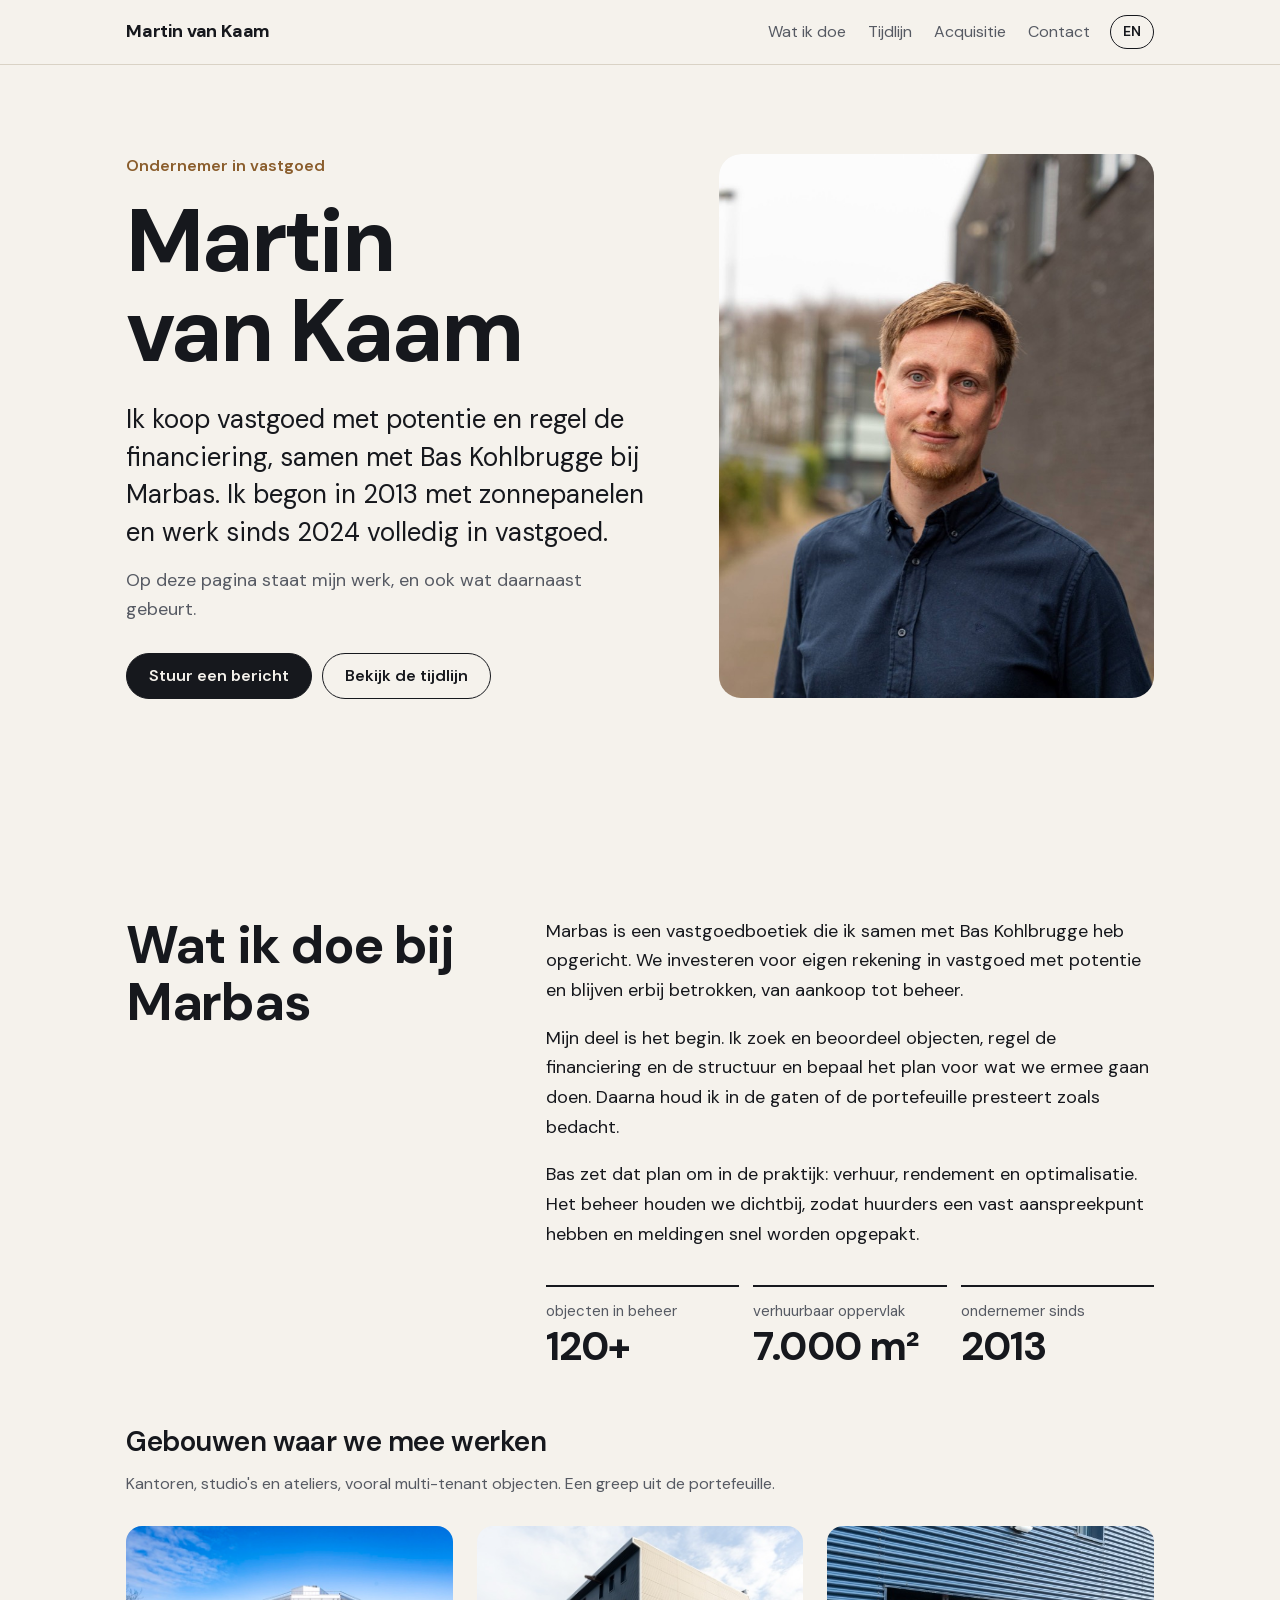
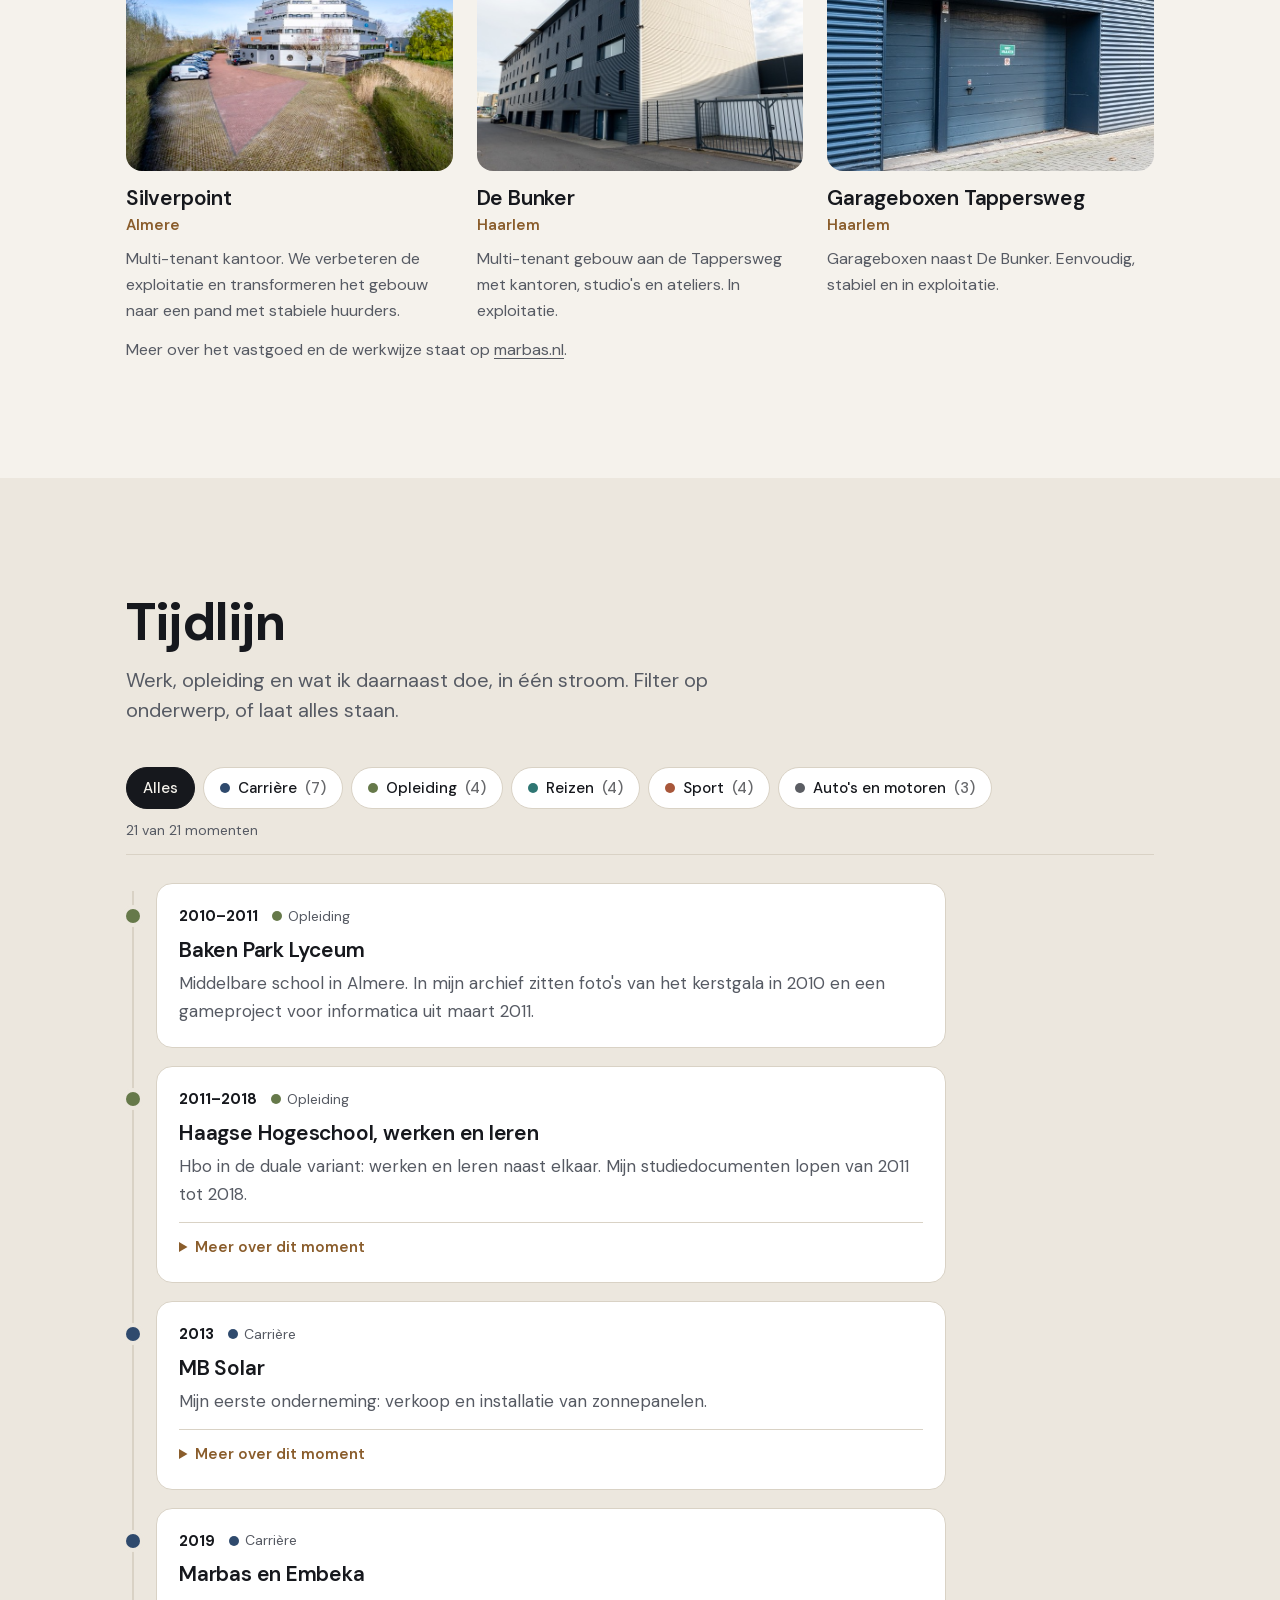
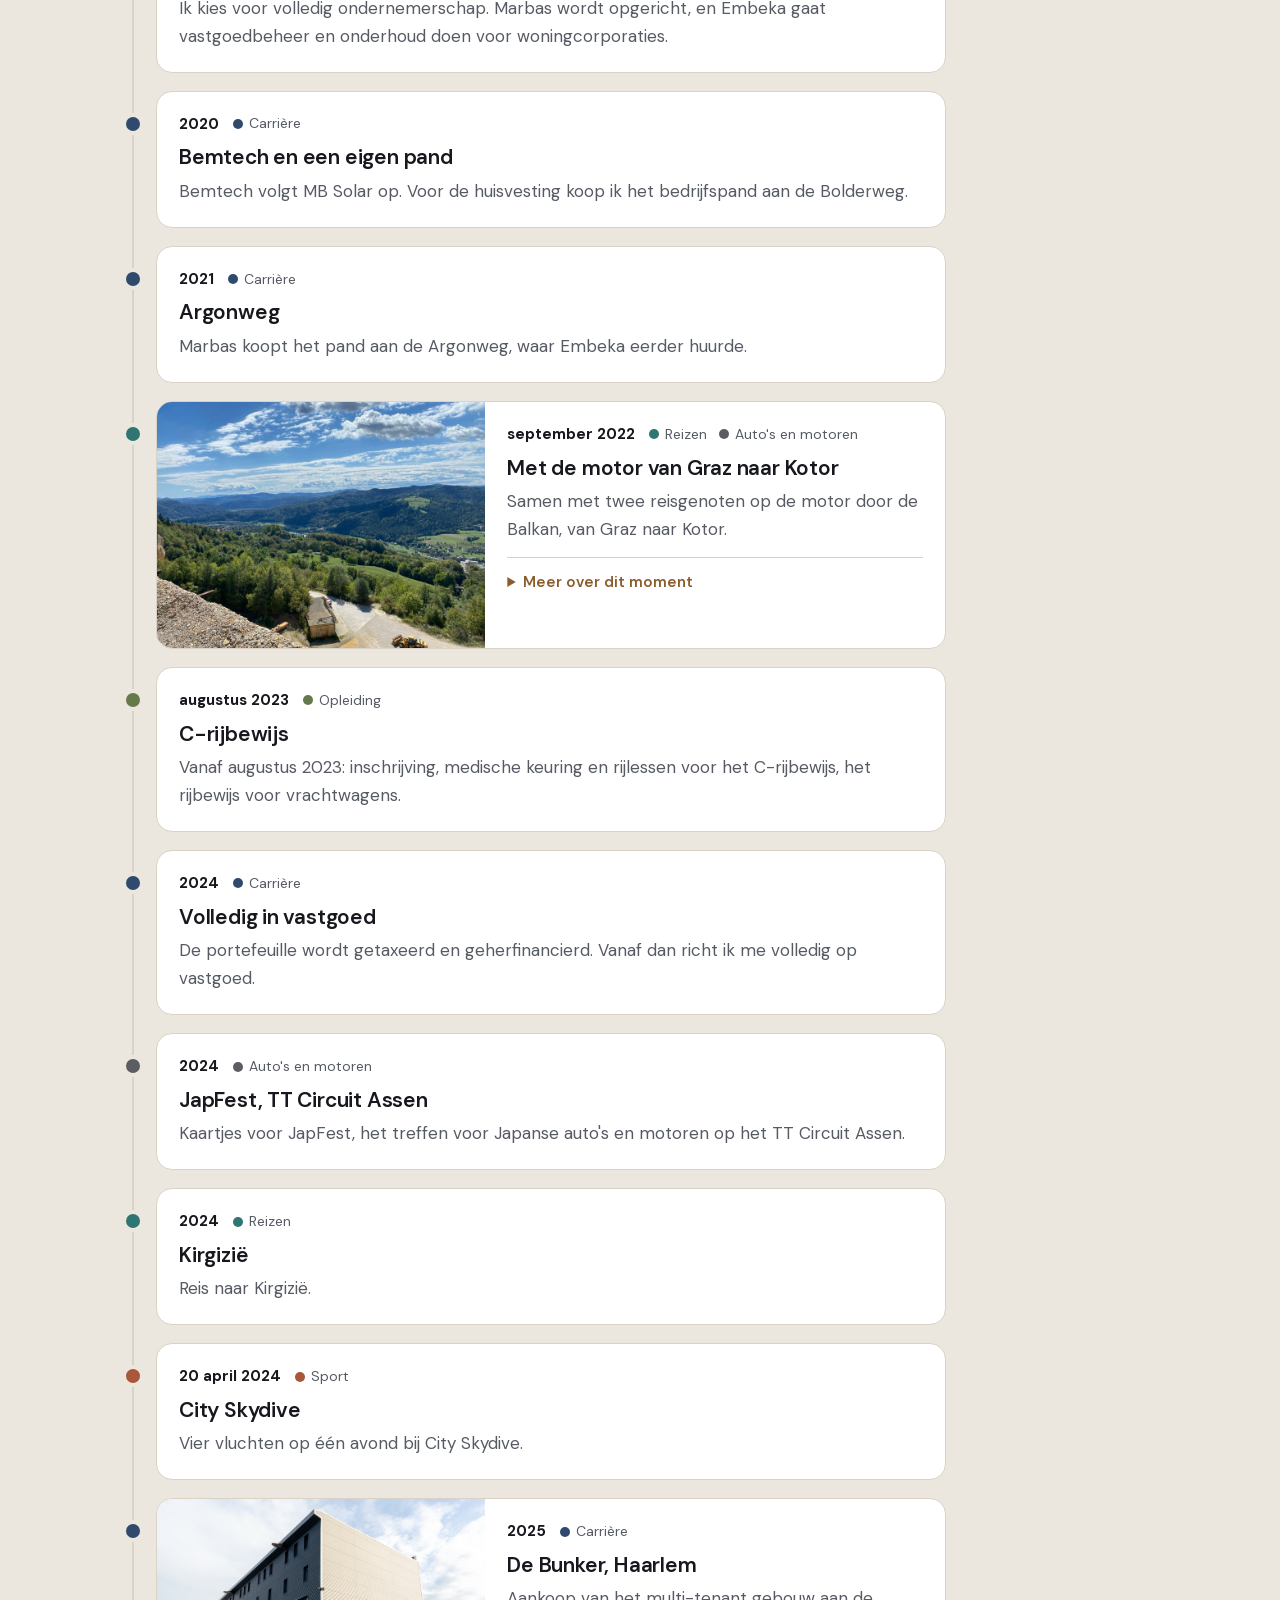
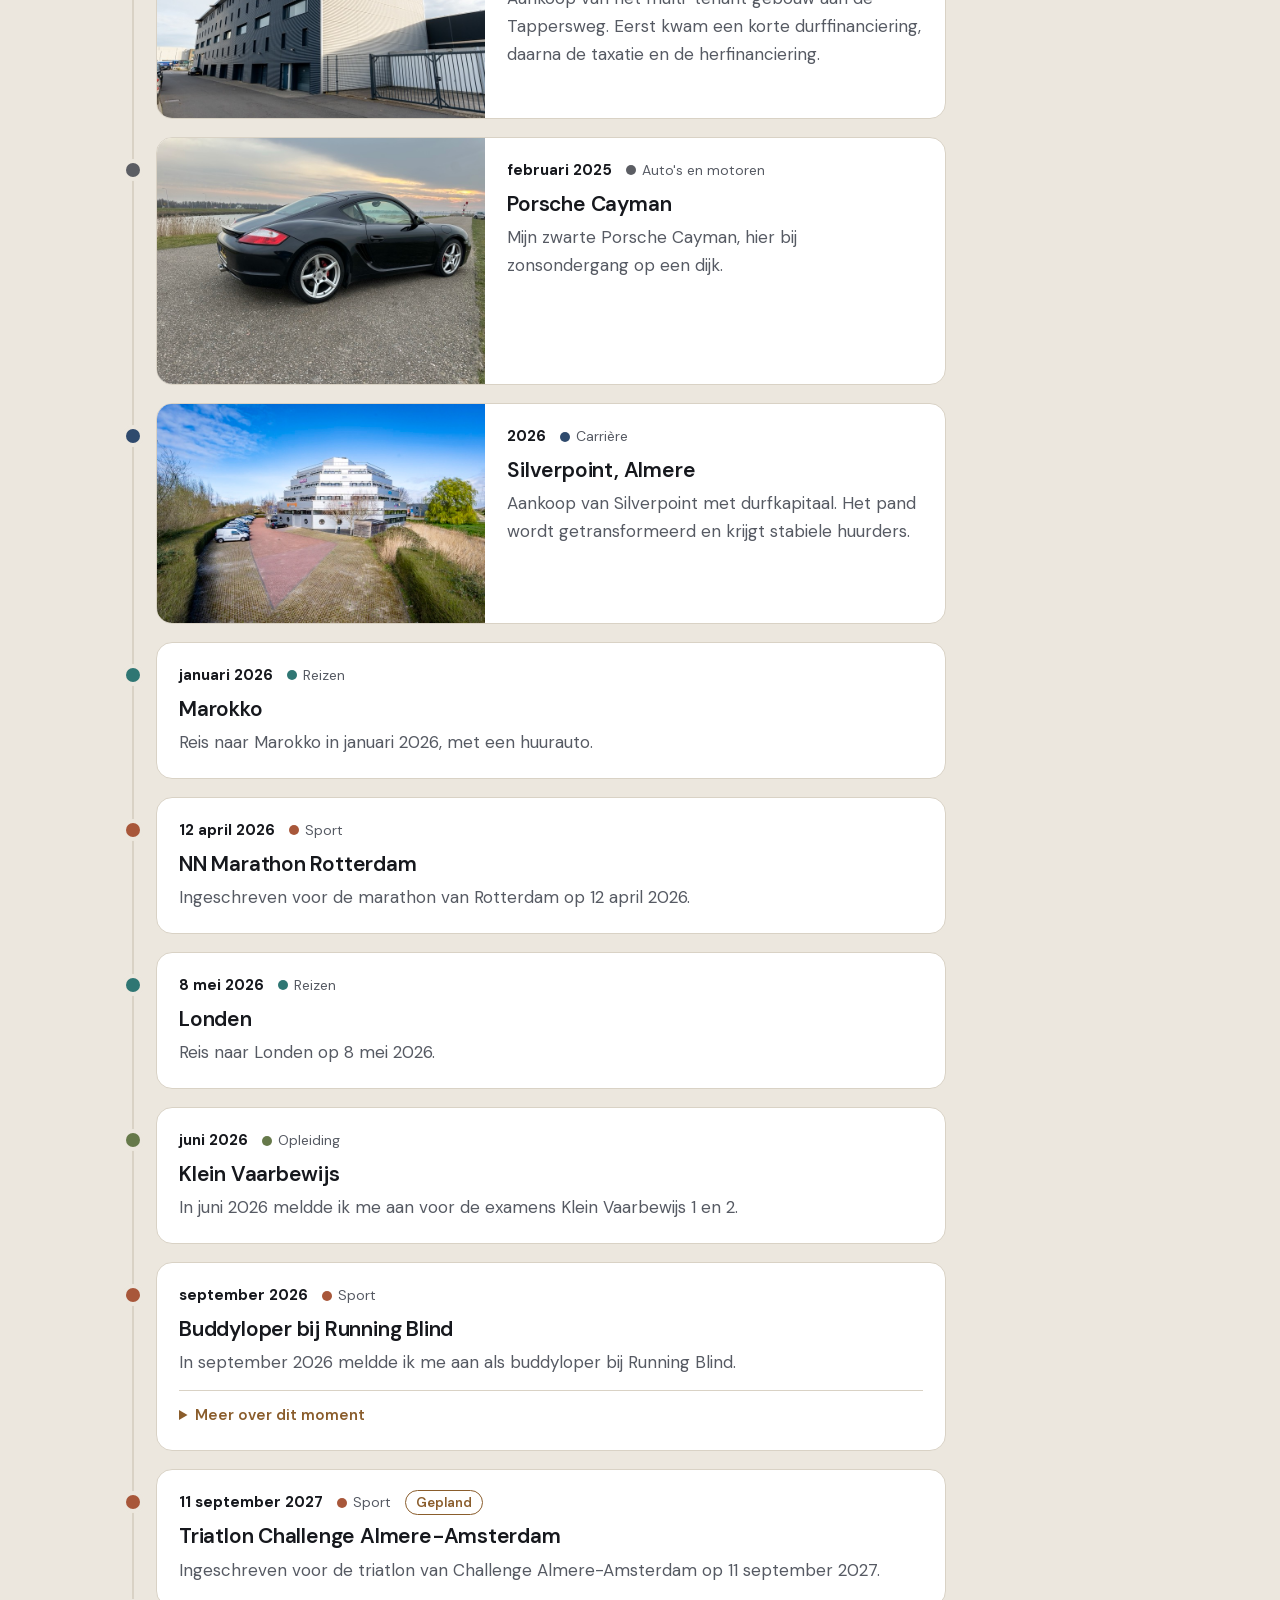
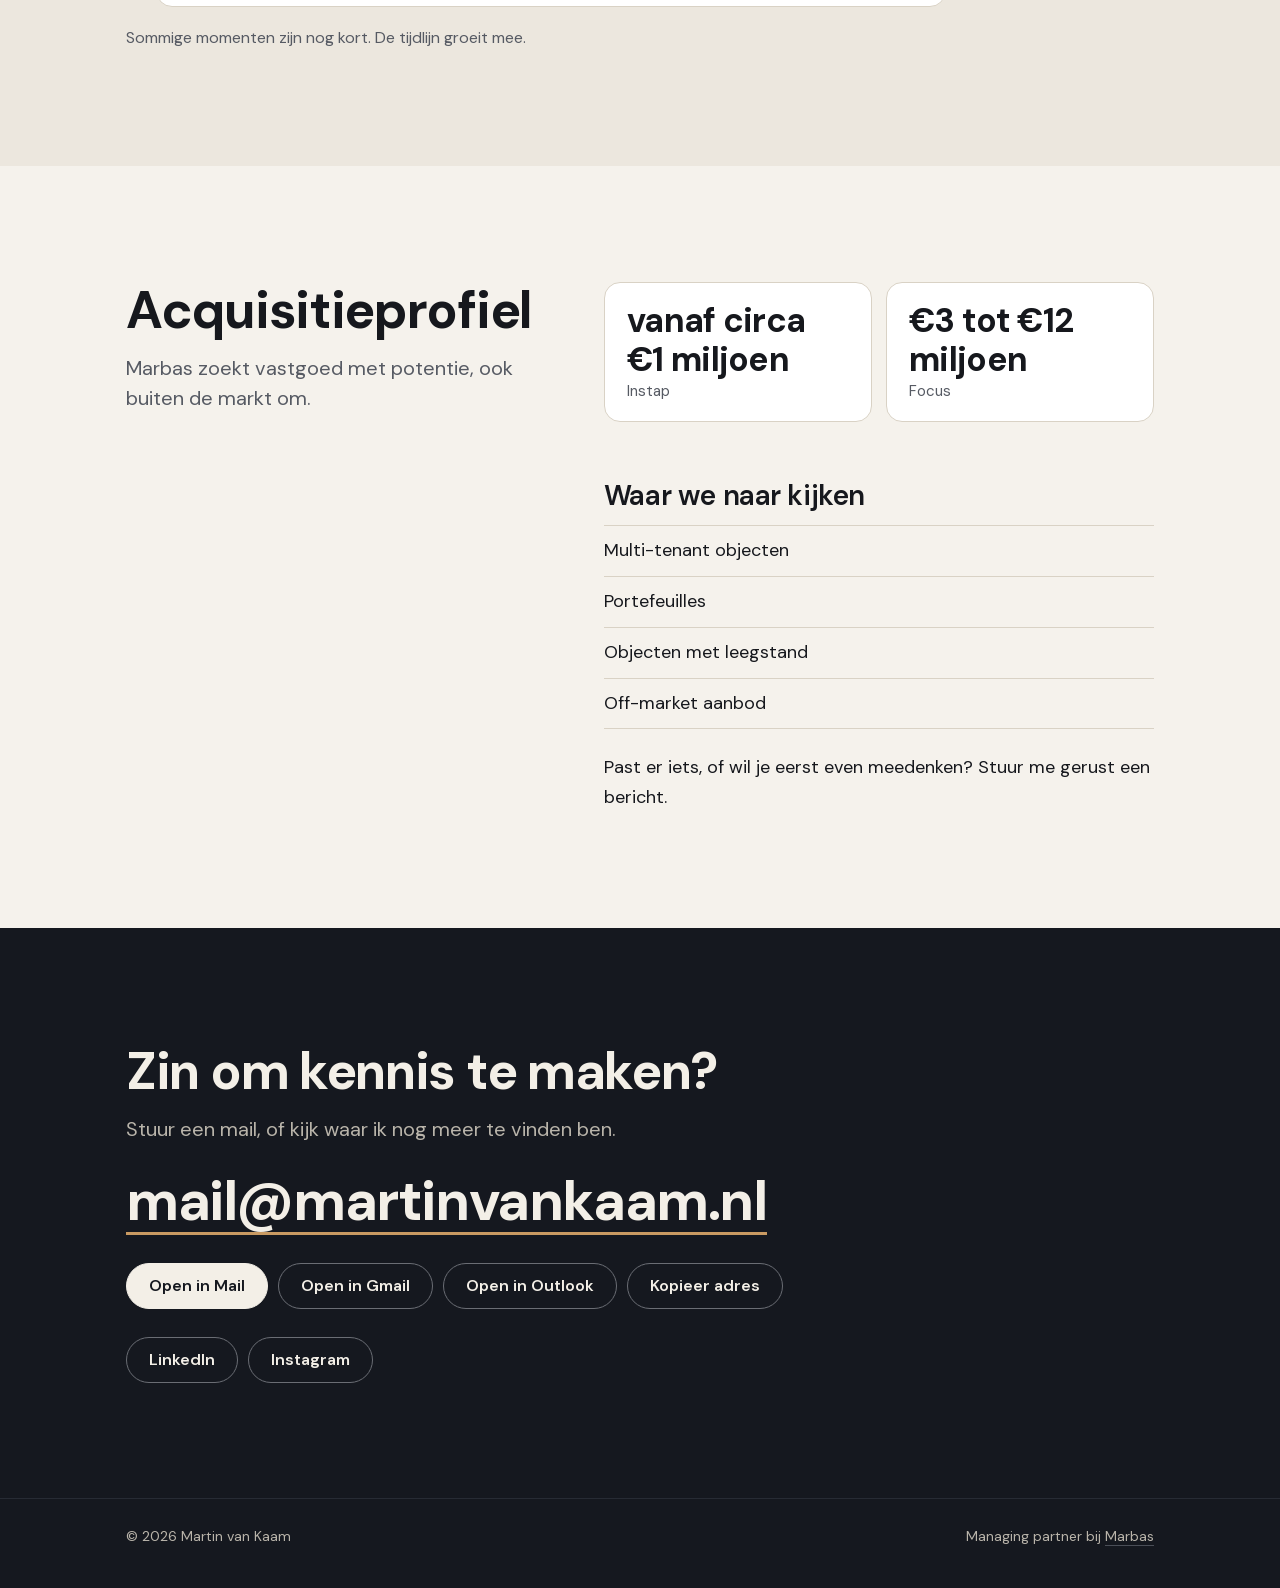
<file: index.html>
<!doctype html>
<html lang="nl">
<head>
<meta charset="utf-8">
<meta name="viewport" content="width=device-width, initial-scale=1">
<title>Martin van Kaam | Ondernemer en vastgoedinvesteerder</title>
<meta name="description" content="Martin van Kaam is ondernemer en managing partner bij Marbas. Hij koopt vastgoed met potentie, regelt de financiering en blijft betrokken bij exploitatie en beheer. Met een tijdlijn van werk, opleiding en wat daarnaast gebeurt.">
<link rel="canonical" href="https://martinvankaam.nl/">
<link rel="alternate" hreflang="nl" href="https://martinvankaam.nl/">
<link rel="alternate" hreflang="en" href="https://martinvankaam.nl/en/">
<link rel="alternate" hreflang="x-default" href="https://martinvankaam.nl/">
<link rel="icon" href="/assets/mb.svg" type="image/svg+xml">
<meta name="theme-color" content="#f5f2ec">
<meta property="og:title" content="Martin van Kaam | Ondernemer en vastgoedinvesteerder">
<meta property="og:description" content="Managing partner bij Marbas. Vastgoed met potentie, van aankoop tot beheer, en de tijdlijn van mijn werk en leven.">
<meta property="og:type" content="profile">
<meta property="og:url" content="https://martinvankaam.nl/">
<meta property="og:locale" content="nl_NL">
<meta property="og:locale:alternate" content="en_GB">
<meta property="og:image" content="https://martinvankaam.nl/assets/og.jpg">
<meta property="og:image:width" content="1200">
<meta property="og:image:height" content="630">
<meta property="og:image:alt" content="Martin van Kaam in een donkerblauw overhemd">
<meta name="twitter:card" content="summary_large_image">
<meta name="twitter:title" content="Martin van Kaam | Ondernemer en vastgoedinvesteerder">
<meta name="twitter:description" content="Managing partner bij Marbas. Vastgoed met potentie, van aankoop tot beheer, en de tijdlijn van mijn werk en leven.">
<meta name="twitter:image" content="https://martinvankaam.nl/assets/og.jpg">
<link rel="preload" href="/assets/fonts/dmsans.woff2" as="font" type="font/woff2" crossorigin>
<link rel="stylesheet" href="/assets/site.css?v=096ade9d">
<script type="application/ld+json">
{
  "@context": "https://schema.org",
  "@type": "Person",
  "name": "Martin van Kaam",
  "url": "https://martinvankaam.nl/",
  "image": "https://martinvankaam.nl/assets/og.jpg",
  "jobTitle": "Managing partner",
  "description": "Martin van Kaam is ondernemer en managing partner bij Marbas. Hij koopt vastgoed met potentie, regelt de financiering en blijft betrokken bij exploitatie en beheer. Met een tijdlijn van werk, opleiding en wat daarnaast gebeurt.",
  "inLanguage": "nl",
  "worksFor": {
    "@type": "Organization",
    "name": "Marbas",
    "url": "https://www.marbas.nl"
  },
  "email": "mailto:mail@martinvankaam.nl",
  "sameAs": [
    "https://www.linkedin.com/in/martinvankaam",
    "https://www.instagram.com/martinvankaam"
  ]
}
</script>
</head>
<body>
<a class="skip" href="#main">Naar de inhoud</a>

<header class="top">
  <div class="wrap bar">
    <a class="brand" href="/">Martin van Kaam</a>
    <nav aria-label="Hoofdmenu">
      <ul>
        <li><a href="#work">Wat ik doe</a></li>
        <li><a href="#timeline">Tijdlijn</a></li>
        <li class="hide-sm"><a href="#acquisition">Acquisitie</a></li>
        <li><a href="#contact">Contact</a></li>
      </ul>
    </nav>
    <div class="langs" aria-label="Taal"><a class="lang" href="/en/" hreflang="en" lang="en" title="Switch to English" aria-label="Switch to English">EN</a></div>
  </div>
</header>

<main id="main">

  <section class="hero">
    <div class="wrap hero-grid">
      <div class="hero-text">
        <p class="kicker">Ondernemer in vastgoed</p>
        <h1>Martin van Kaam</h1>
        <p class="lead">Ik koop vastgoed met potentie en regel de financiering, samen met Bas Kohlbrugge bij Marbas. Ik begon in 2013 met zonnepanelen en werk sinds 2024 volledig in vastgoed.</p>
        <p class="sub">Op deze pagina staat mijn werk, en ook wat daarnaast gebeurt.</p>
        <p class="cta">
          <a class="btn primary" href="#contact">Stuur een bericht</a>
          <a class="btn" href="#timeline">Bekijk de tijdlijn</a>
        </p>
      </div>
      <div class="hero-photo">
        <img src="/assets/hero.jpg" srcset="/assets/hero-sm.jpg 800w, /assets/hero.jpg 1800w" sizes="(min-width: 900px) 480px, 100vw" width="1800" height="2106" alt="Martin van Kaam in een donkerblauw overhemd, buiten voor een bakstenen gebouw" fetchpriority="high">
      </div>
    </div>
  </section>

  <section id="work" class="block">
    <div class="wrap two">
      <div>
        <h2>Wat ik doe bij Marbas</h2>
      </div>
      <div class="prose">
        <p>Marbas is een vastgoedboetiek die ik samen met Bas Kohlbrugge heb opgericht. We investeren voor eigen rekening in vastgoed met potentie en blijven erbij betrokken, van aankoop tot beheer.</p>
        <p>Mijn deel is het begin. Ik zoek en beoordeel objecten, regel de financiering en de structuur en bepaal het plan voor wat we ermee gaan doen. Daarna houd ik in de gaten of de portefeuille presteert zoals bedacht.</p>
        <p>Bas zet dat plan om in de praktijk: verhuur, rendement en optimalisatie. Het beheer houden we dichtbij, zodat huurders een vast aanspreekpunt hebben en meldingen snel worden opgepakt.</p>
        <dl class="facts">
          <div><dt>objecten in beheer</dt><dd>120+</dd></div>
          <div><dt>verhuurbaar oppervlak</dt><dd>7.000 m²</dd></div>
          <div><dt>ondernemer sinds</dt><dd>2013</dd></div>
        </dl>
      </div>
    </div>
    <div class="wrap">
      <h3 class="sub-h">Gebouwen waar we mee werken</h3>
      <p class="muted">Kantoren, studio's en ateliers, vooral multi-tenant objecten. Een greep uit de portefeuille.</p>
      <ul class="buildings">
        <li class="building">
          <div class="b-media"><img src="/assets/silverpoint.jpg" srcset="/assets/silverpoint-sm.jpg 800w, /assets/silverpoint.jpg 1600w" sizes="(min-width: 900px) 360px, 100vw" width="1600" height="1066" alt="Wit kantoorgebouw Silverpoint in Almere met een bakstenen vloer ervoor" loading="lazy" decoding="async"></div>
          <h4>Silverpoint</h4>
          <p class="b-place">Almere</p>
          <p>Multi-tenant kantoor. We verbeteren de exploitatie en transformeren het gebouw naar een pand met stabiele huurders.</p>
        </li>
        <li class="building">
          <div class="b-media"><img src="/assets/de-bunker.jpg" srcset="/assets/de-bunker-sm.jpg 800w, /assets/de-bunker.jpg 1600w" sizes="(min-width: 900px) 360px, 100vw" width="1600" height="1066" alt="Donkergrijs gebouw De Bunker in Haarlem met een lichte zijgevel" loading="lazy" decoding="async"></div>
          <h4>De Bunker</h4>
          <p class="b-place">Haarlem</p>
          <p>Multi-tenant gebouw aan de Tappersweg met kantoren, studio's en ateliers. In exploitatie.</p>
        </li>
        <li class="building">
          <div class="b-media"><img src="/assets/garagebox.jpg" srcset="/assets/garagebox-sm.jpg 800w, /assets/garagebox.jpg 1066w" sizes="(min-width: 900px) 360px, 100vw" width="1066" height="1600" alt="Blauwe garagedeur in een golfplaten gevel" loading="lazy" decoding="async"></div>
          <h4>Garageboxen Tappersweg</h4>
          <p class="b-place">Haarlem</p>
          <p>Garageboxen naast De Bunker. Eenvoudig, stabiel en in exploitatie.</p>
        </li>
      </ul>
      <p class="muted">Meer over het vastgoed en de werkwijze staat op <a href="https://www.marbas.nl" rel="noopener">marbas.nl</a>.</p>
    </div>
  </section>

  <section id="timeline" class="block alt">
    <div class="wrap">
      <h2>Tijdlijn</h2>
      <p class="lead-sm">Werk, opleiding en wat ik daarnaast doe, in één stroom. Filter op onderwerp, of laat alles staan.</p>

      <div class="filters" id="filters" hidden data-count="{shown} van {total} momenten">
        <div class="chips" role="group" aria-label="Filter de tijdlijn op onderwerp">
          <button type="button" class="chip" data-cat="all" aria-pressed="true">Alles</button>
          <button type="button" class="chip" data-cat="career" aria-pressed="false"><span class="dot cat-career" aria-hidden="true"></span>Carrière<span class="n"> (7)</span></button>
          <button type="button" class="chip" data-cat="education" aria-pressed="false"><span class="dot cat-education" aria-hidden="true"></span>Opleiding<span class="n"> (4)</span></button>
          <button type="button" class="chip" data-cat="travel" aria-pressed="false"><span class="dot cat-travel" aria-hidden="true"></span>Reizen<span class="n"> (4)</span></button>
          <button type="button" class="chip" data-cat="sport" aria-pressed="false"><span class="dot cat-sport" aria-hidden="true"></span>Sport<span class="n"> (4)</span></button>
          <button type="button" class="chip" data-cat="motors" aria-pressed="false"><span class="dot cat-motors" aria-hidden="true"></span>Auto's en motoren<span class="n"> (3)</span></button>
        </div>
        <p class="count" id="tl-count" role="status" aria-live="polite"></p>
      </div>
      <ol class="timeline" id="timeline-list">
        <li class="tl-item cat-education" id="baken-park-lyceum" data-categories="education">
          <article class="card">
            
            <div class="card-body">
              <div class="meta">
                <time datetime="2010">2010–2011</time>
                <ul class="tags"><li><span class="dot cat-education" aria-hidden="true"></span>Opleiding</li></ul>
                
              </div>
              <h3>Baken Park Lyceum</h3>
              <p>Middelbare school in Almere. In mijn archief zitten foto's van het kerstgala in 2010 en een gameproject voor informatica uit maart 2011.</p>
            </div>
          </article>
        </li>
        <li class="tl-item cat-education" id="haagse-hogeschool" data-categories="education">
          <article class="card">
            
            <div class="card-body">
              <div class="meta">
                <time datetime="2011">2011–2018</time>
                <ul class="tags"><li><span class="dot cat-education" aria-hidden="true"></span>Opleiding</li></ul>
                
              </div>
              <h3>Haagse Hogeschool, werken en leren</h3>
              <p>Hbo in de duale variant: werken en leren naast elkaar. Mijn studiedocumenten lopen van 2011 tot 2018.</p>
          <details>
            <summary>Meer over dit moment</summary>
            <p>In het archief zitten onder meer leercontracten en werkverslagen uit 2015 tot 2017 en een voortgangsdocument van juni 2018.</p>
            
          </details>
            </div>
          </article>
        </li>
        <li class="tl-item cat-career" id="mb-solar" data-categories="career">
          <article class="card">
            
            <div class="card-body">
              <div class="meta">
                <time datetime="2013">2013</time>
                <ul class="tags"><li><span class="dot cat-career" aria-hidden="true"></span>Carrière</li></ul>
                
              </div>
              <h3>MB Solar</h3>
              <p>Mijn eerste onderneming: verkoop en installatie van zonnepanelen.</p>
          <details>
            <summary>Meer over dit moment</summary>
            <p>Uit MB Solar ontstond in 2020 Bemtech.</p>
            
          </details>
            </div>
          </article>
        </li>
        <li class="tl-item cat-career" id="marbas-embeka" data-categories="career">
          <article class="card">
            
            <div class="card-body">
              <div class="meta">
                <time datetime="2019">2019</time>
                <ul class="tags"><li><span class="dot cat-career" aria-hidden="true"></span>Carrière</li></ul>
                
              </div>
              <h3>Marbas en Embeka</h3>
              <p>Ik kies voor volledig ondernemerschap. Marbas wordt opgericht, en Embeka gaat vastgoedbeheer en onderhoud doen voor woningcorporaties.</p>
            </div>
          </article>
        </li>
        <li class="tl-item cat-career" id="bemtech-bolderweg" data-categories="career">
          <article class="card">
            
            <div class="card-body">
              <div class="meta">
                <time datetime="2020">2020</time>
                <ul class="tags"><li><span class="dot cat-career" aria-hidden="true"></span>Carrière</li></ul>
                
              </div>
              <h3>Bemtech en een eigen pand</h3>
              <p>Bemtech volgt MB Solar op. Voor de huisvesting koop ik het bedrijfspand aan de Bolderweg.</p>
            </div>
          </article>
        </li>
        <li class="tl-item cat-career" id="argonweg" data-categories="career">
          <article class="card">
            
            <div class="card-body">
              <div class="meta">
                <time datetime="2021">2021</time>
                <ul class="tags"><li><span class="dot cat-career" aria-hidden="true"></span>Carrière</li></ul>
                
              </div>
              <h3>Argonweg</h3>
              <p>Marbas koopt het pand aan de Argonweg, waar Embeka eerder huurde.</p>
            </div>
          </article>
        </li>
        <li class="tl-item cat-travel" id="graz-kotor" data-categories="travel motors">
          <article class="card has-media">
            <div class="card-media"><img src="/assets/trip-vallei.jpg" srcset="/assets/trip-vallei-sm.jpg 800w, /assets/trip-vallei.jpg 1400w" sizes="(min-width: 900px) 700px, 100vw" width="1400" height="1050" alt="Uitzicht over een groene bergvallei onder een wolkenlucht" loading="lazy" decoding="async"></div>
            <div class="card-body">
              <div class="meta">
                <time datetime="2022-09">september 2022</time>
                <ul class="tags"><li><span class="dot cat-travel" aria-hidden="true"></span>Reizen</li><li><span class="dot cat-motors" aria-hidden="true"></span>Auto's en motoren</li></ul>
                
              </div>
              <h3>Met de motor van Graz naar Kotor</h3>
              <p>Samen met twee reisgenoten op de motor door de Balkan, van Graz naar Kotor.</p>
          <details>
            <summary>Meer over dit moment</summary>
            <p>Een paar foto's van onderweg: kustroutes, bergvalleien en een bospad.</p>
            <ul class="gallery"><li><img src="/assets/trip-zonsondergang.jpg" srcset="/assets/trip-zonsondergang-sm.jpg 800w, /assets/trip-zonsondergang.jpg 1400w" sizes="(min-width: 900px) 220px, 50vw" width="1400" height="1050" alt="Zonsondergang aan de kust, gezien vanaf de motor" loading="lazy" decoding="async"></li><li><img src="/assets/trip-meer.jpg" srcset="/assets/trip-meer-sm.jpg 800w, /assets/trip-meer.jpg 1400w" sizes="(min-width: 900px) 220px, 50vw" width="1400" height="1050" alt="Een meer in een berglandschap" loading="lazy" decoding="async"></li><li><img src="/assets/trip-motor.jpg" srcset="/assets/trip-motor-sm.jpg 800w, /assets/trip-motor.jpg 1000w" sizes="(min-width: 900px) 220px, 50vw" width="1000" height="750" alt="Het dashboard van een motor op een bospad" loading="lazy" decoding="async"></li></ul>
          </details>
            </div>
          </article>
        </li>
        <li class="tl-item cat-education" id="c-rijbewijs" data-categories="education">
          <article class="card">
            
            <div class="card-body">
              <div class="meta">
                <time datetime="2023-08">augustus 2023</time>
                <ul class="tags"><li><span class="dot cat-education" aria-hidden="true"></span>Opleiding</li></ul>
                
              </div>
              <h3>C-rijbewijs</h3>
              <p>Vanaf augustus 2023: inschrijving, medische keuring en rijlessen voor het C-rijbewijs, het rijbewijs voor vrachtwagens.</p>
            </div>
          </article>
        </li>
        <li class="tl-item cat-career" id="volledig-vastgoed" data-categories="career">
          <article class="card">
            
            <div class="card-body">
              <div class="meta">
                <time datetime="2024">2024</time>
                <ul class="tags"><li><span class="dot cat-career" aria-hidden="true"></span>Carrière</li></ul>
                
              </div>
              <h3>Volledig in vastgoed</h3>
              <p>De portefeuille wordt getaxeerd en geherfinancierd. Vanaf dan richt ik me volledig op vastgoed.</p>
            </div>
          </article>
        </li>
        <li class="tl-item cat-motors" id="japfest-assen" data-categories="motors">
          <article class="card">
            
            <div class="card-body">
              <div class="meta">
                <time datetime="2024">2024</time>
                <ul class="tags"><li><span class="dot cat-motors" aria-hidden="true"></span>Auto's en motoren</li></ul>
                
              </div>
              <h3>JapFest, TT Circuit Assen</h3>
              <p>Kaartjes voor JapFest, het treffen voor Japanse auto's en motoren op het TT Circuit Assen.</p>
            </div>
          </article>
        </li>
        <li class="tl-item cat-travel" id="kirgizie" data-categories="travel">
          <article class="card">
            
            <div class="card-body">
              <div class="meta">
                <time datetime="2024">2024</time>
                <ul class="tags"><li><span class="dot cat-travel" aria-hidden="true"></span>Reizen</li></ul>
                
              </div>
              <h3>Kirgizië</h3>
              <p>Reis naar Kirgizië.</p>
            </div>
          </article>
        </li>
        <li class="tl-item cat-sport" id="city-skydive" data-categories="sport">
          <article class="card">
            
            <div class="card-body">
              <div class="meta">
                <time datetime="2024-04-20">20 april 2024</time>
                <ul class="tags"><li><span class="dot cat-sport" aria-hidden="true"></span>Sport</li></ul>
                
              </div>
              <h3>City Skydive</h3>
              <p>Vier vluchten op één avond bij City Skydive.</p>
            </div>
          </article>
        </li>
        <li class="tl-item cat-career" id="de-bunker" data-categories="career">
          <article class="card has-media">
            <div class="card-media"><img src="/assets/de-bunker.jpg" srcset="/assets/de-bunker-sm.jpg 800w, /assets/de-bunker.jpg 1600w" sizes="(min-width: 900px) 700px, 100vw" width="1600" height="1066" alt="Donkergrijs gebouw De Bunker in Haarlem" loading="lazy" decoding="async"></div>
            <div class="card-body">
              <div class="meta">
                <time datetime="2025">2025</time>
                <ul class="tags"><li><span class="dot cat-career" aria-hidden="true"></span>Carrière</li></ul>
                
              </div>
              <h3>De Bunker, Haarlem</h3>
              <p>Aankoop van het multi-tenant gebouw aan de Tappersweg. Eerst kwam een korte durffinanciering, daarna de taxatie en de herfinanciering.</p>
            </div>
          </article>
        </li>
        <li class="tl-item cat-motors" id="porsche-cayman" data-categories="motors">
          <article class="card has-media">
            <div class="card-media"><img src="/assets/cayman.jpg" srcset="/assets/cayman-sm.jpg 800w, /assets/cayman.jpg 1600w" sizes="(min-width: 900px) 700px, 100vw" width="1600" height="1200" alt="Zwarte Porsche Cayman op een dijk bij zonsondergang" loading="lazy" decoding="async"></div>
            <div class="card-body">
              <div class="meta">
                <time datetime="2025-02">februari 2025</time>
                <ul class="tags"><li><span class="dot cat-motors" aria-hidden="true"></span>Auto's en motoren</li></ul>
                
              </div>
              <h3>Porsche Cayman</h3>
              <p>Mijn zwarte Porsche Cayman, hier bij zonsondergang op een dijk.</p>
            </div>
          </article>
        </li>
        <li class="tl-item cat-career" id="silverpoint" data-categories="career">
          <article class="card has-media">
            <div class="card-media"><img src="/assets/silverpoint.jpg" srcset="/assets/silverpoint-sm.jpg 800w, /assets/silverpoint.jpg 1600w" sizes="(min-width: 900px) 700px, 100vw" width="1600" height="1066" alt="Wit kantoorgebouw Silverpoint in Almere" loading="lazy" decoding="async"></div>
            <div class="card-body">
              <div class="meta">
                <time datetime="2026">2026</time>
                <ul class="tags"><li><span class="dot cat-career" aria-hidden="true"></span>Carrière</li></ul>
                
              </div>
              <h3>Silverpoint, Almere</h3>
              <p>Aankoop van Silverpoint met durfkapitaal. Het pand wordt getransformeerd en krijgt stabiele huurders.</p>
            </div>
          </article>
        </li>
        <li class="tl-item cat-travel" id="marokko" data-categories="travel">
          <article class="card">
            
            <div class="card-body">
              <div class="meta">
                <time datetime="2026-01">januari 2026</time>
                <ul class="tags"><li><span class="dot cat-travel" aria-hidden="true"></span>Reizen</li></ul>
                
              </div>
              <h3>Marokko</h3>
              <p>Reis naar Marokko in januari 2026, met een huurauto.</p>
            </div>
          </article>
        </li>
        <li class="tl-item cat-sport" id="rotterdam-marathon" data-categories="sport">
          <article class="card">
            
            <div class="card-body">
              <div class="meta">
                <time datetime="2026-04-12">12 april 2026</time>
                <ul class="tags"><li><span class="dot cat-sport" aria-hidden="true"></span>Sport</li></ul>
                
              </div>
              <h3>NN Marathon Rotterdam</h3>
              <p>Ingeschreven voor de marathon van Rotterdam op 12 april 2026.</p>
            </div>
          </article>
        </li>
        <li class="tl-item cat-travel" id="londen" data-categories="travel">
          <article class="card">
            
            <div class="card-body">
              <div class="meta">
                <time datetime="2026-05-08">8 mei 2026</time>
                <ul class="tags"><li><span class="dot cat-travel" aria-hidden="true"></span>Reizen</li></ul>
                
              </div>
              <h3>Londen</h3>
              <p>Reis naar Londen op 8 mei 2026.</p>
            </div>
          </article>
        </li>
        <li class="tl-item cat-education" id="klein-vaarbewijs" data-categories="education">
          <article class="card">
            
            <div class="card-body">
              <div class="meta">
                <time datetime="2026-06">juni 2026</time>
                <ul class="tags"><li><span class="dot cat-education" aria-hidden="true"></span>Opleiding</li></ul>
                
              </div>
              <h3>Klein Vaarbewijs</h3>
              <p>In juni 2026 meldde ik me aan voor de examens Klein Vaarbewijs 1 en 2.</p>
            </div>
          </article>
        </li>
        <li class="tl-item cat-sport" id="running-blind" data-categories="sport">
          <article class="card">
            
            <div class="card-body">
              <div class="meta">
                <time datetime="2026-09">september 2026</time>
                <ul class="tags"><li><span class="dot cat-sport" aria-hidden="true"></span>Sport</li></ul>
                
              </div>
              <h3>Buddyloper bij Running Blind</h3>
              <p>In september 2026 meldde ik me aan als buddyloper bij Running Blind.</p>
          <details>
            <summary>Meer over dit moment</summary>
            <p>Running Blind brengt blinde en slechtziende hardlopers samen met ziende buddy's.</p>
            
          </details>
            </div>
          </article>
        </li>
        <li class="tl-item cat-sport" id="challenge-almere-amsterdam" data-categories="sport">
          <article class="card">
            
            <div class="card-body">
              <div class="meta">
                <time datetime="2027-09-11">11 september 2027</time>
                <ul class="tags"><li><span class="dot cat-sport" aria-hidden="true"></span>Sport</li></ul>
                <span class="planned">Gepland</span>
              </div>
              <h3>Triatlon Challenge Almere-Amsterdam</h3>
              <p>Ingeschreven voor de triatlon van Challenge Almere-Amsterdam op 11 september 2027.</p>
            </div>
          </article>
        </li>
      </ol>
      <p class="muted">Sommige momenten zijn nog kort. De tijdlijn groeit mee.</p>
    </div>
  </section>

  <section id="acquisition" class="block">
    <div class="wrap two">
      <div>
        <h2>Acquisitieprofiel</h2>
        <p class="lead-sm">Marbas zoekt vastgoed met potentie, ook buiten de markt om.</p>
      </div>
      <div>
        <dl class="criteria">
          <div><dt>Instap</dt><dd>vanaf circa €1 miljoen</dd></div>
          <div><dt>Focus</dt><dd>€3 tot €12 miljoen</dd></div>
        </dl>
        <h3 class="sub-h">Waar we naar kijken</h3>
        <ul class="plain">
          <li>Multi-tenant objecten</li>
          <li>Portefeuilles</li>
          <li>Objecten met leegstand</li>
          <li>Off-market aanbod</li>
        </ul>
        <p>Past er iets, of wil je eerst even meedenken? Stuur me gerust een bericht.</p>
      </div>
    </div>
  </section>

  <section id="contact" class="block dark">
    <div class="wrap">
      <h2>Zin om kennis te maken?</h2>
      <p class="lead-sm">Stuur een mail, of kijk waar ik nog meer te vinden ben.</p>
      <p><a class="mail" href="mailto:mail@martinvankaam.nl">mail@martinvankaam.nl</a></p>
      <p class="actions" data-mail="mail@martinvankaam.nl" data-copied="Gekopieerd" data-copy-label="Kopieer adres" data-copy-prompt="Kopieer dit adres:">
        <a class="btn light" href="mailto:mail@martinvankaam.nl">Open in Mail</a>
        <a class="btn ghost" data-app="gmail" href="https://mail.google.com/mail/?view=cm&amp;fs=1&amp;to=mail@martinvankaam.nl" target="_blank" rel="noopener">Open in Gmail</a>
        <a class="btn ghost" data-app="outlook" href="https://outlook.office.com/mail/deeplink/compose?to=mail@martinvankaam.nl" target="_blank" rel="noopener">Open in Outlook</a>
        <button class="btn ghost" type="button" id="copy">Kopieer adres</button>
      </p>
      <p class="actions">
        <a class="btn ghost" href="https://www.linkedin.com/in/martinvankaam" rel="me noopener">LinkedIn</a>
        <a class="btn ghost" href="https://www.instagram.com/martinvankaam" rel="me noopener">Instagram</a>
      </p>
    </div>
  </section>

</main>

<footer>
  <div class="wrap foot">
    <span>© 2026 Martin van Kaam</span>
    <span>Managing partner bij <a href="https://www.marbas.nl" rel="noopener">Marbas</a></span>
  </div>
</footer>

<script src="/assets/site.js?v=2adb601a" defer></script>
</body>
</html>
</file>
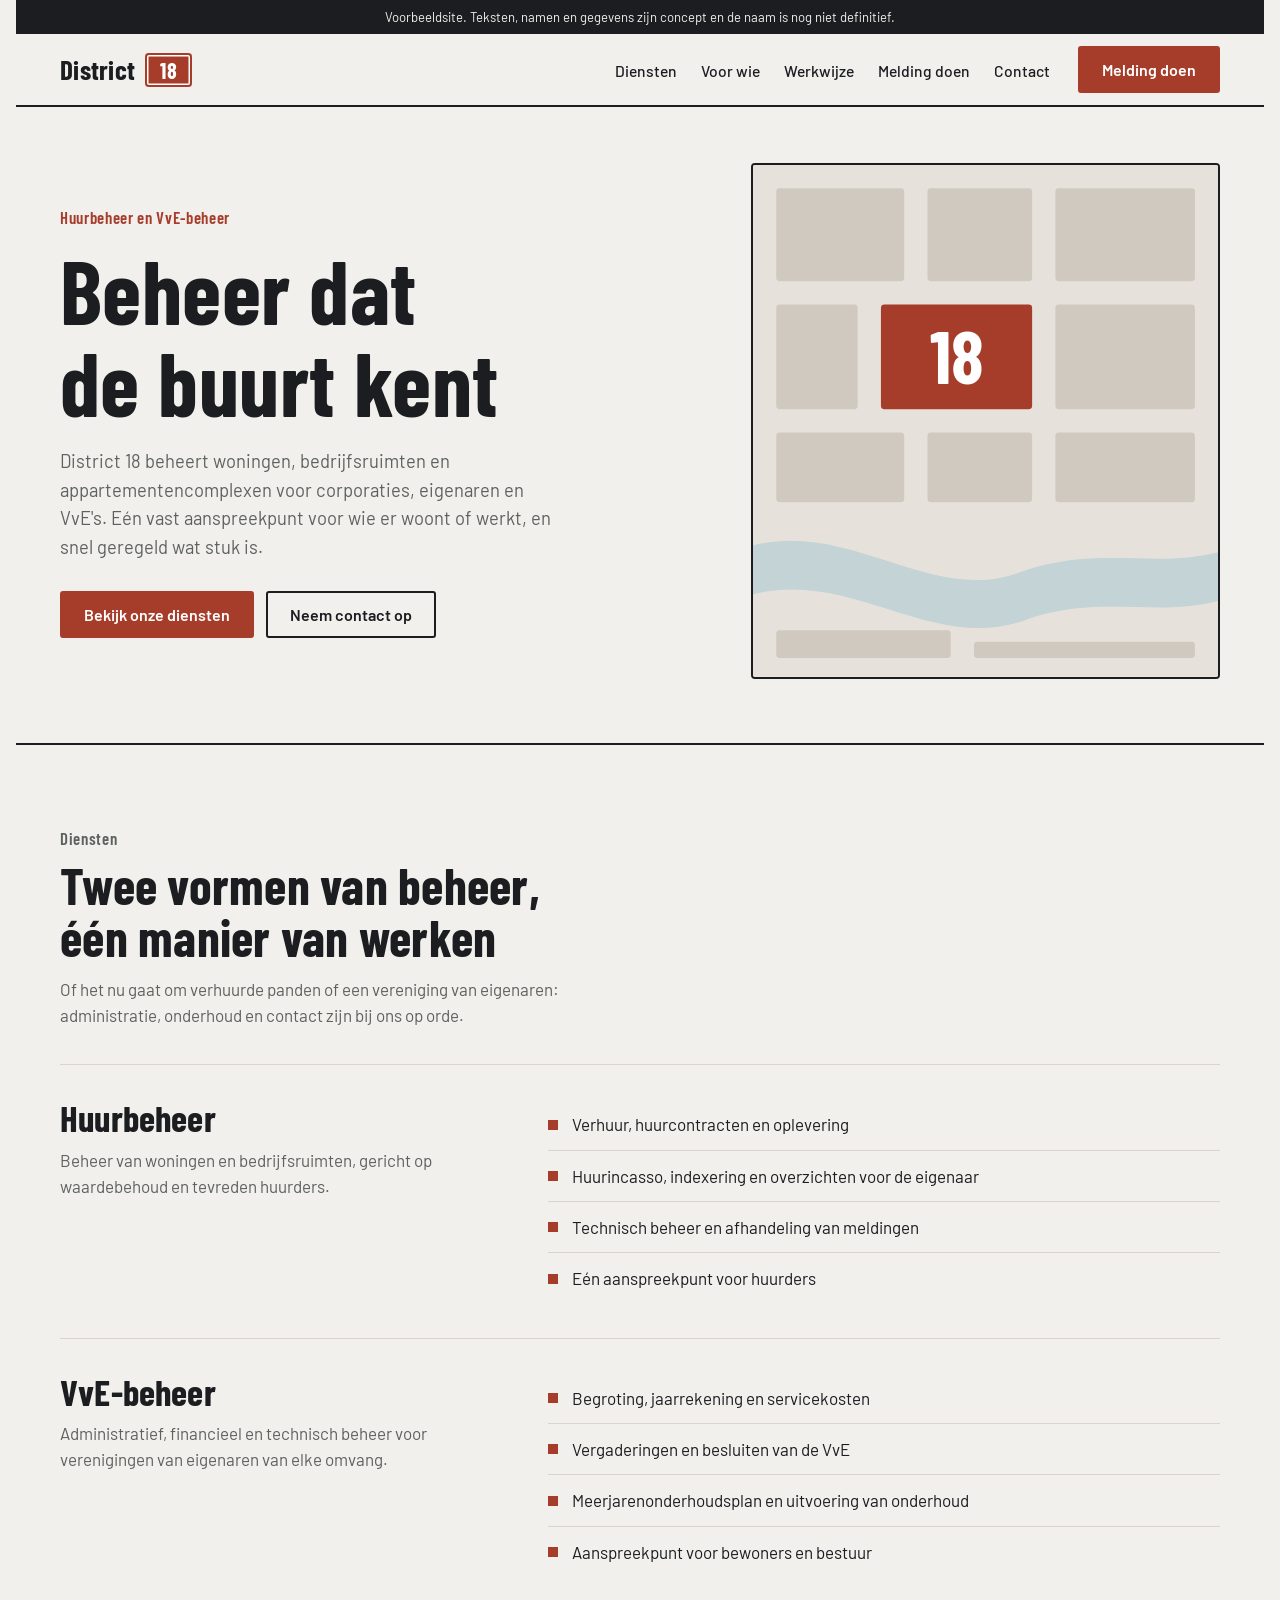
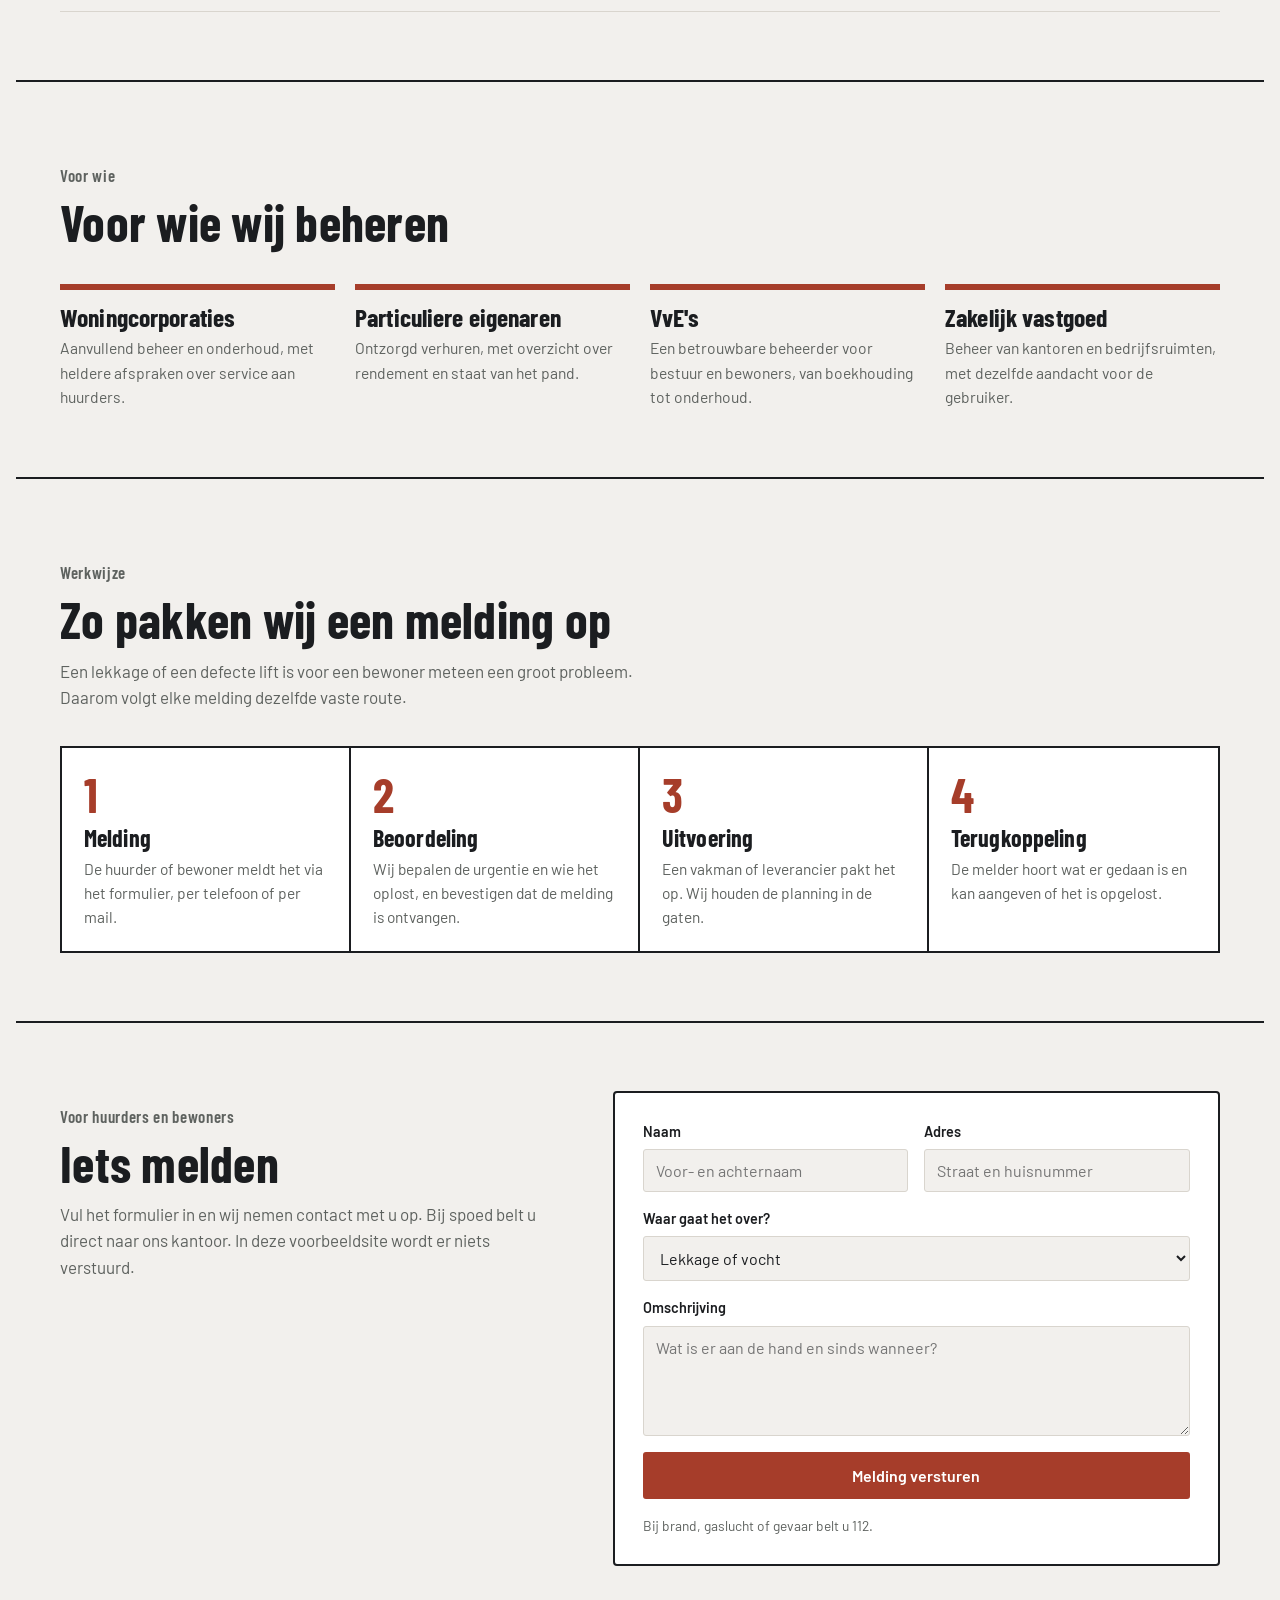
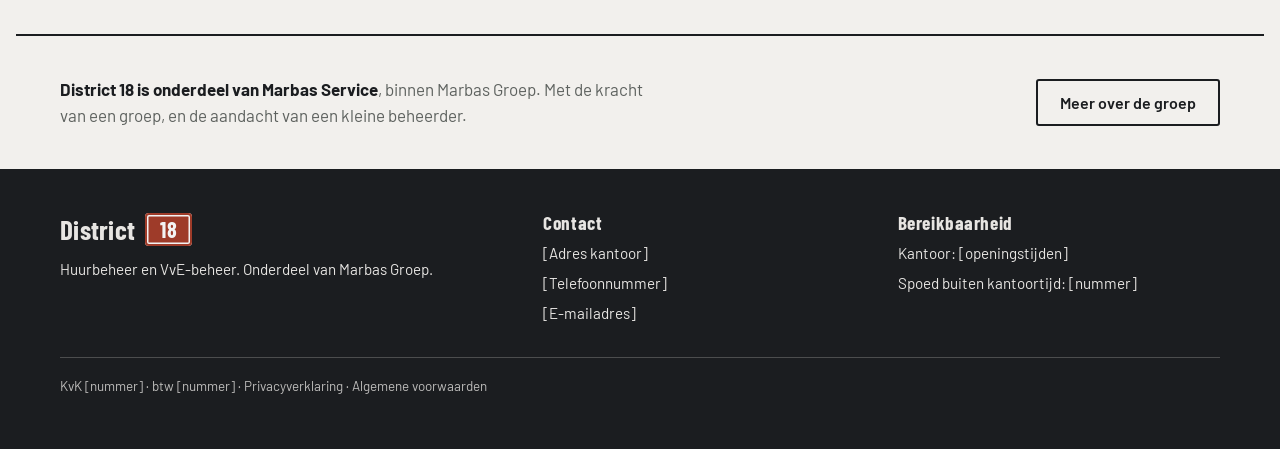
<file: district18/index.html>
<!doctype html>
<html lang="nl">
<head>
<meta charset="utf-8">
<meta name="viewport" content="width=device-width, initial-scale=1, viewport-fit=cover">
<meta name="color-scheme" content="light dark">
<meta name="robots" content="noindex, nofollow">
<title>District 18 voorbeeldsite</title>
<link rel="stylesheet" href="https://fonts.googleapis.com/css2?family=Barlow+Condensed:wght@600;700&family=Barlow:wght@400;500;600&display=swap">
<style>
/* Opzet: stedelijk en direct. Kaart van een wijk als beeld, huisnummerbord "18" als logo.
   Baksteen, beton en antraciet. Koppen in smalle, stevige letters zoals op straatborden. */
:root{
  --bg:#F2F0ED; --surface:#FFFFFF; --fg:#1B1D20; --muted:#5E625F; --line:#D9D5CE;
  --brick:#A63D2A; --brick-ink:#FFFFFF; --stone:#E6E2DB; --block:#CFC9BF; --water:#C4D3D6;
  --font-display:'Barlow Condensed','Arial Narrow',system-ui,sans-serif;
  --font-body:'Barlow',system-ui,-apple-system,'Segoe UI',sans-serif;
}
@media (prefers-color-scheme: dark){
  :root:not([data-theme="light"]){
    --bg:#131415; --surface:#1B1D1F; --fg:#ECEAE6; --muted:#A5A8A3; --line:#2D3033;
    --brick:#E0735C; --brick-ink:#1A0A06; --stone:#212326; --block:#2F3236; --water:#23373B;
    color-scheme:dark;
  }
}
:root[data-theme="dark"]{
  --bg:#131415; --surface:#1B1D1F; --fg:#ECEAE6; --muted:#A5A8A3; --line:#2D3033;
  --brick:#E0735C; --brick-ink:#1A0A06; --stone:#212326; --block:#2F3236; --water:#23373B;
  color-scheme:dark;
}
*{box-sizing:border-box}
html{scroll-behavior:smooth}
body{
  margin:0; background:var(--bg); color:var(--fg); font-family:var(--font-body); font-size:17px; line-height:1.55;
  padding-left:max(16px, env(safe-area-inset-left, 0px)); padding-right:max(16px, env(safe-area-inset-right, 0px));
}
h1,h2,h3{font-family:var(--font-display); font-weight:700; line-height:1.02; margin:0; text-wrap:balance; letter-spacing:.005em}
p{margin:0}
a{color:inherit}
.wrap{max-width:1160px; margin:0 auto}
.tag{font-family:var(--font-display); font-weight:600; font-size:1.05rem; letter-spacing:.04em; color:var(--brick)}
:focus-visible{outline:3px solid var(--brick); outline-offset:3px; border-radius:3px}

.demo{background:var(--fg); color:var(--bg); font-size:.82rem; text-align:center; padding:7px 0}

body::before{content:""; position:fixed; inset:0 0 auto; height:env(safe-area-inset-top, 0px); z-index:10; background:var(--bg)}
header.top{position:sticky; top:env(safe-area-inset-top, 0px); z-index:5; background:var(--bg); border-bottom:2px solid var(--fg)}
.nav{display:flex; align-items:center; gap:28px; padding-block:12px; flex-wrap:wrap}
.logo{display:flex; align-items:center; gap:10px; text-decoration:none; font-family:var(--font-display); font-weight:700; font-size:1.7rem; letter-spacing:.01em; line-height:1}
.plate{display:inline-grid; place-items:center; min-width:2.1em; height:1.5em; padding-inline:.32em; background:var(--brick); color:var(--brick-ink); border-radius:4px; font-size:.82em; box-shadow:inset 0 0 0 2px var(--brick), inset 0 0 0 3.5px var(--brick-ink)}
.nav ul{display:flex; gap:24px; list-style:none; margin:0 0 0 auto; padding:0; flex-wrap:wrap}
.nav ul a{text-decoration:none; font-weight:500; font-size:.98rem}
.nav ul a:hover{color:var(--brick)}
.btn{display:inline-block; font:600 1rem var(--font-body); padding:12px 22px; border-radius:3px; text-decoration:none; border:2px solid var(--fg); cursor:pointer}
.btn-primary{background:var(--brick); border-color:var(--brick); color:var(--brick-ink)}
.btn-primary:hover{filter:brightness(1.1)}
.btn-ghost{background:transparent; color:var(--fg)}
.btn-ghost:hover{background:var(--fg); color:var(--bg)}

.hero{display:grid; grid-template-columns:minmax(0,1.15fr) minmax(0,.85fr); gap:56px; align-items:center; padding-block:56px 64px}
.hero h1{font-size:clamp(2.8rem,7.4vw,5.6rem); margin:14px 0 20px}
.hero .lead{font-size:1.15rem; color:var(--muted); max-width:50ch}
.cta{display:flex; gap:12px; flex-wrap:wrap; margin-top:30px}
.map{width:100%; height:auto; display:block; border:2px solid var(--fg); border-radius:4px}
.map .bg{fill:var(--stone)}
.map .b{fill:var(--block)}
.map .water{fill:var(--water)}
.map .hit{fill:var(--brick)}
.map text{font-family:var(--font-display); font-weight:700; fill:var(--brick-ink)}
.map .pin{fill:var(--fg)}

section{padding-block:68px; border-top:2px solid var(--fg)}
.section-head{max-width:60ch; margin-bottom:36px}
.section-head h2{font-size:clamp(2rem,4.6vw,3.2rem); margin-top:8px}
.section-head p{margin-top:12px; color:var(--muted)}

.rows{border-top:1px solid var(--line)}
.row-svc{display:grid; grid-template-columns:minmax(0,.8fr) minmax(0,1.2fr); gap:40px; padding-block:34px; border-bottom:1px solid var(--line)}
.row-svc h3{font-size:2.3rem}
.row-svc p{color:var(--muted); margin-top:10px}
.row-svc ul{list-style:none; margin:0; padding:0; display:grid; gap:0}
.row-svc li{padding:12px 0; border-bottom:1px solid var(--line); display:flex; gap:14px}
.row-svc li:last-child{border-bottom:0}
.row-svc li::before{content:""; flex:none; width:10px; height:10px; margin-top:.5em; background:var(--brick)}

.who{display:grid; grid-template-columns:repeat(4,minmax(0,1fr)); gap:20px}
.who div{border-top:6px solid var(--brick); padding-top:14px}
.who h3{font-size:1.6rem; margin-bottom:6px}
.who p{color:var(--muted); font-size:.98rem}

.steps{display:grid; grid-template-columns:repeat(4,minmax(0,1fr)); gap:0; list-style:none; margin:0; padding:0; counter-reset:s; border:2px solid var(--fg)}
.steps li{counter-increment:s; padding:22px; border-right:2px solid var(--fg); background:var(--surface)}
.steps li:last-child{border-right:0}
.steps li::before{content:counter(s); display:block; font-family:var(--font-display); font-weight:700; font-size:3rem; line-height:1; color:var(--brick); margin-bottom:8px}
.steps h3{font-size:1.5rem; margin-bottom:6px}
.steps p{color:var(--muted); font-size:.97rem}

.report{display:grid; grid-template-columns:minmax(0,.9fr) minmax(0,1.1fr); gap:56px; align-items:start}
form{background:var(--surface); border:2px solid var(--fg); border-radius:4px; padding:28px; display:grid; gap:16px}
label{display:grid; gap:6px; font-size:.9rem; font-weight:600}
input,select,textarea{font:400 1rem var(--font-body); color:var(--fg); background:var(--bg); border:1.5px solid var(--line); border-radius:3px; padding:11px 12px; width:100%}
textarea{min-height:110px; resize:vertical}
.row{display:grid; grid-template-columns:1fr 1fr; gap:16px}
.note{font-size:.86rem; color:var(--muted)}
#sent{display:none; background:var(--stone); border-left:5px solid var(--brick); padding:12px 14px; font-weight:600; font-size:.93rem}
#sent.show{display:block}

.family{display:flex; gap:24px; align-items:center; flex-wrap:wrap; justify-content:space-between}
.family p{max-width:60ch; color:var(--muted)}
.family strong{color:var(--fg)}

footer{background:var(--fg); color:var(--bg); padding-block:44px 52px; margin-inline:calc(-1 * max(16px, env(safe-area-inset-left, 0px))); padding-inline:max(16px, env(safe-area-inset-left, 0px))}
footer .wrap{opacity:.95}
footer .logo{color:var(--bg)}
footer .plate{box-shadow:inset 0 0 0 2px var(--brick), inset 0 0 0 3.5px var(--brick-ink)}
.cols{display:grid; grid-template-columns:1.4fr 1fr 1fr; gap:32px; font-size:.95rem}
footer h3{font-size:1.2rem; letter-spacing:.03em; margin-bottom:10px}
footer ul{list-style:none; margin:0; padding:0; display:grid; gap:6px}
footer .legal{margin-top:32px; padding-top:18px; border-top:1px solid color-mix(in srgb, var(--bg) 30%, transparent); font-size:.84rem; opacity:.8}

@media (max-width:900px){
  .hero,.report{grid-template-columns:minmax(0,1fr); gap:32px}
  .hero{padding-block:36px 48px}
  .row-svc{grid-template-columns:minmax(0,1fr); gap:16px}
  .who{grid-template-columns:repeat(2,minmax(0,1fr))}
  .steps{grid-template-columns:repeat(2,minmax(0,1fr))}
  .steps li:nth-child(2){border-right:0}
  .steps li:nth-child(-n+2){border-bottom:2px solid var(--fg)}
  .cols{grid-template-columns:minmax(0,1fr)}
  .nav ul{margin-left:0; width:100%; order:3; gap:18px}
  section{padding-block:48px}
}
@media (max-width:520px){
  .who{grid-template-columns:minmax(0,1fr)}
  .steps{grid-template-columns:minmax(0,1fr)}
  .steps li{border-right:0; border-bottom:2px solid var(--fg)}
  .steps li:last-child{border-bottom:0}
  .row{grid-template-columns:minmax(0,1fr)}
}
@media (prefers-reduced-motion: reduce){html{scroll-behavior:auto}}
</style>
</head>
<body>

<div class="demo">Voorbeeldsite. Teksten, namen en gegevens zijn concept en de naam is nog niet definitief.</div>

<header class="top">
  <div class="wrap nav">
    <a class="logo" href="#top" aria-label="District 18, naar boven">District <span class="plate">18</span></a>
    <ul>
      <li><a href="#diensten">Diensten</a></li>
      <li><a href="#voorwie">Voor wie</a></li>
      <li><a href="#werkwijze">Werkwijze</a></li>
      <li><a href="#melding">Melding doen</a></li>
      <li><a href="#contact">Contact</a></li>
    </ul>
    <a class="btn btn-primary" href="#melding">Melding doen</a>
  </div>
</header>

<main id="top">
  <div class="wrap hero">
    <div>
      <p class="tag">Huurbeheer en VvE-beheer</p>
      <h1>Beheer dat de buurt kent</h1>
      <p class="lead">District 18 beheert woningen, bedrijfsruimten en appartementencomplexen voor corporaties, eigenaren en VvE's. Eén vast aanspreekpunt voor wie er woont of werkt, en snel geregeld wat stuk is.</p>
      <div class="cta">
        <a class="btn btn-primary" href="#diensten">Bekijk onze diensten</a>
        <a class="btn btn-ghost" href="#contact">Neem contact op</a>
      </div>
    </div>
    <svg class="map" viewBox="0 0 400 440" role="img" aria-label="Plattegrond van een wijk met één gemarkeerd blok met het nummer 18">
      <rect class="bg" width="400" height="440"/>
      <path class="water" d="M-10 330 C80 300 150 380 230 350 C300 325 350 350 410 330 L410 372 C350 392 300 367 232 392 C150 420 80 342 -10 372 Z"/>
      <g class="b">
        <rect x="20"  y="20"  width="110" height="80" rx="3"/>
        <rect x="150" y="20"  width="90"  height="80" rx="3"/>
        <rect x="260" y="20"  width="120" height="80" rx="3"/>
        <rect x="20"  y="120" width="70"  height="90" rx="3"/>
        <rect x="260" y="120" width="120" height="90" rx="3"/>
        <rect x="20"  y="230" width="110" height="60" rx="3"/>
        <rect x="150" y="230" width="90"  height="60" rx="3"/>
        <rect x="260" y="230" width="120" height="60" rx="3"/>
        <rect x="20"  y="400" width="150" height="24" rx="3"/>
        <rect x="190" y="410" width="190" height="14" rx="3"/>
      </g>
      <rect class="hit" x="110" y="120" width="130" height="90" rx="3"/>
      <text x="175" y="188" text-anchor="middle" font-size="64">18</text>
      <circle class="pin" cx="270" cy="270" r="0"/>
    </svg>
  </div>

  <section id="diensten">
    <div class="wrap">
      <div class="section-head">
        <p class="tag">Diensten</p>
        <h2>Twee vormen van beheer, één manier van werken</h2>
        <p>Of het nu gaat om verhuurde panden of een vereniging van eigenaren: administratie, onderhoud en contact zijn bij ons op orde.</p>
      </div>
      <div class="rows">
        <article class="row-svc">
          <div>
            <h3>Huurbeheer</h3>
            <p>Beheer van woningen en bedrijfsruimten, gericht op waardebehoud en tevreden huurders.</p>
          </div>
          <ul>
            <li>Verhuur, huurcontracten en oplevering</li>
            <li>Huurincasso, indexering en overzichten voor de eigenaar</li>
            <li>Technisch beheer en afhandeling van meldingen</li>
            <li>Eén aanspreekpunt voor huurders</li>
          </ul>
        </article>
        <article class="row-svc">
          <div>
            <h3>VvE-beheer</h3>
            <p>Administratief, financieel en technisch beheer voor verenigingen van eigenaren van elke omvang.</p>
          </div>
          <ul>
            <li>Begroting, jaarrekening en servicekosten</li>
            <li>Vergaderingen en besluiten van de VvE</li>
            <li>Meerjarenonderhoudsplan en uitvoering van onderhoud</li>
            <li>Aanspreekpunt voor bewoners en bestuur</li>
          </ul>
        </article>
      </div>
    </div>
  </section>

  <section id="voorwie">
    <div class="wrap">
      <div class="section-head">
        <p class="tag">Voor wie</p>
        <h2>Voor wie wij beheren</h2>
      </div>
      <div class="who">
        <div><h3>Woningcorporaties</h3><p>Aanvullend beheer en onderhoud, met heldere afspraken over service aan huurders.</p></div>
        <div><h3>Particuliere eigenaren</h3><p>Ontzorgd verhuren, met overzicht over rendement en staat van het pand.</p></div>
        <div><h3>VvE's</h3><p>Een betrouwbare beheerder voor bestuur en bewoners, van boekhouding tot onderhoud.</p></div>
        <div><h3>Zakelijk vastgoed</h3><p>Beheer van kantoren en bedrijfsruimten, met dezelfde aandacht voor de gebruiker.</p></div>
      </div>
    </div>
  </section>

  <section id="werkwijze">
    <div class="wrap">
      <div class="section-head">
        <p class="tag">Werkwijze</p>
        <h2>Zo pakken wij een melding op</h2>
        <p>Een lekkage of een defecte lift is voor een bewoner meteen een groot probleem. Daarom volgt elke melding dezelfde vaste route.</p>
      </div>
      <ol class="steps">
        <li><h3>Melding</h3><p>De huurder of bewoner meldt het via het formulier, per telefoon of per mail.</p></li>
        <li><h3>Beoordeling</h3><p>Wij bepalen de urgentie en wie het oplost, en bevestigen dat de melding is ontvangen.</p></li>
        <li><h3>Uitvoering</h3><p>Een vakman of leverancier pakt het op. Wij houden de planning in de gaten.</p></li>
        <li><h3>Terugkoppeling</h3><p>De melder hoort wat er gedaan is en kan aangeven of het is opgelost.</p></li>
      </ol>
    </div>
  </section>

  <section id="melding">
    <div class="wrap report">
      <div class="section-head" style="margin-bottom:0">
        <p class="tag">Voor huurders en bewoners</p>
        <h2>Iets melden</h2>
        <p>Vul het formulier in en wij nemen contact met u op. Bij spoed belt u direct naar ons kantoor. In deze voorbeeldsite wordt er niets verstuurd.</p>
      </div>
      <form id="melding-form" novalidate>
        <div class="row">
          <label for="f-naam">Naam<input id="f-naam" name="naam" autocomplete="name" placeholder="Voor- en achternaam"></label>
          <label for="f-adres">Adres<input id="f-adres" name="adres" autocomplete="street-address" placeholder="Straat en huisnummer"></label>
        </div>
        <label for="f-soort">Waar gaat het over?
          <select id="f-soort" name="soort">
            <option>Lekkage of vocht</option>
            <option>Verwarming of warm water</option>
            <option>Lift of algemene ruimte</option>
            <option>Overlast</option>
            <option>Iets anders</option>
          </select>
        </label>
        <label for="f-tekst">Omschrijving<textarea id="f-tekst" name="tekst" placeholder="Wat is er aan de hand en sinds wanneer?"></textarea></label>
        <button class="btn btn-primary" type="submit">Melding versturen</button>
        <p id="sent" role="status">Voorbeeld: de melding is niet verstuurd.</p>
        <p class="note">Bij brand, gaslucht of gevaar belt u 112.</p>
      </form>
    </div>
  </section>

  <section style="padding-block:40px">
    <div class="wrap family">
      <p><strong>District 18 is onderdeel van Marbas Service</strong>, binnen Marbas Groep. Met de kracht van een groep, en de aandacht van een kleine beheerder.</p>
      <a class="btn btn-ghost" href="#contact">Meer over de groep</a>
    </div>
  </section>
</main>

<footer id="contact">
  <div class="wrap">
    <div class="cols">
      <div>
        <a class="logo" href="#top" style="margin-bottom:12px">District <span class="plate">18</span></a>
        <p>Huurbeheer en VvE-beheer. Onderdeel van Marbas Groep.</p>
      </div>
      <div>
        <h3>Contact</h3>
        <ul>
          <li>[Adres kantoor]</li>
          <li>[Telefoonnummer]</li>
          <li>[E-mailadres]</li>
        </ul>
      </div>
      <div>
        <h3>Bereikbaarheid</h3>
        <ul>
          <li>Kantoor: [openingstijden]</li>
          <li>Spoed buiten kantoortijd: [nummer]</li>
        </ul>
      </div>
    </div>
    <p class="legal">KvK [nummer] · btw [nummer] · Privacyverklaring · Algemene voorwaarden</p>
  </div>
</footer>

<script>
  document.getElementById('melding-form').addEventListener('submit', function (e) {
    e.preventDefault();
    document.getElementById('sent').classList.add('show');
  });
</script>
</body>
</html>
</file>
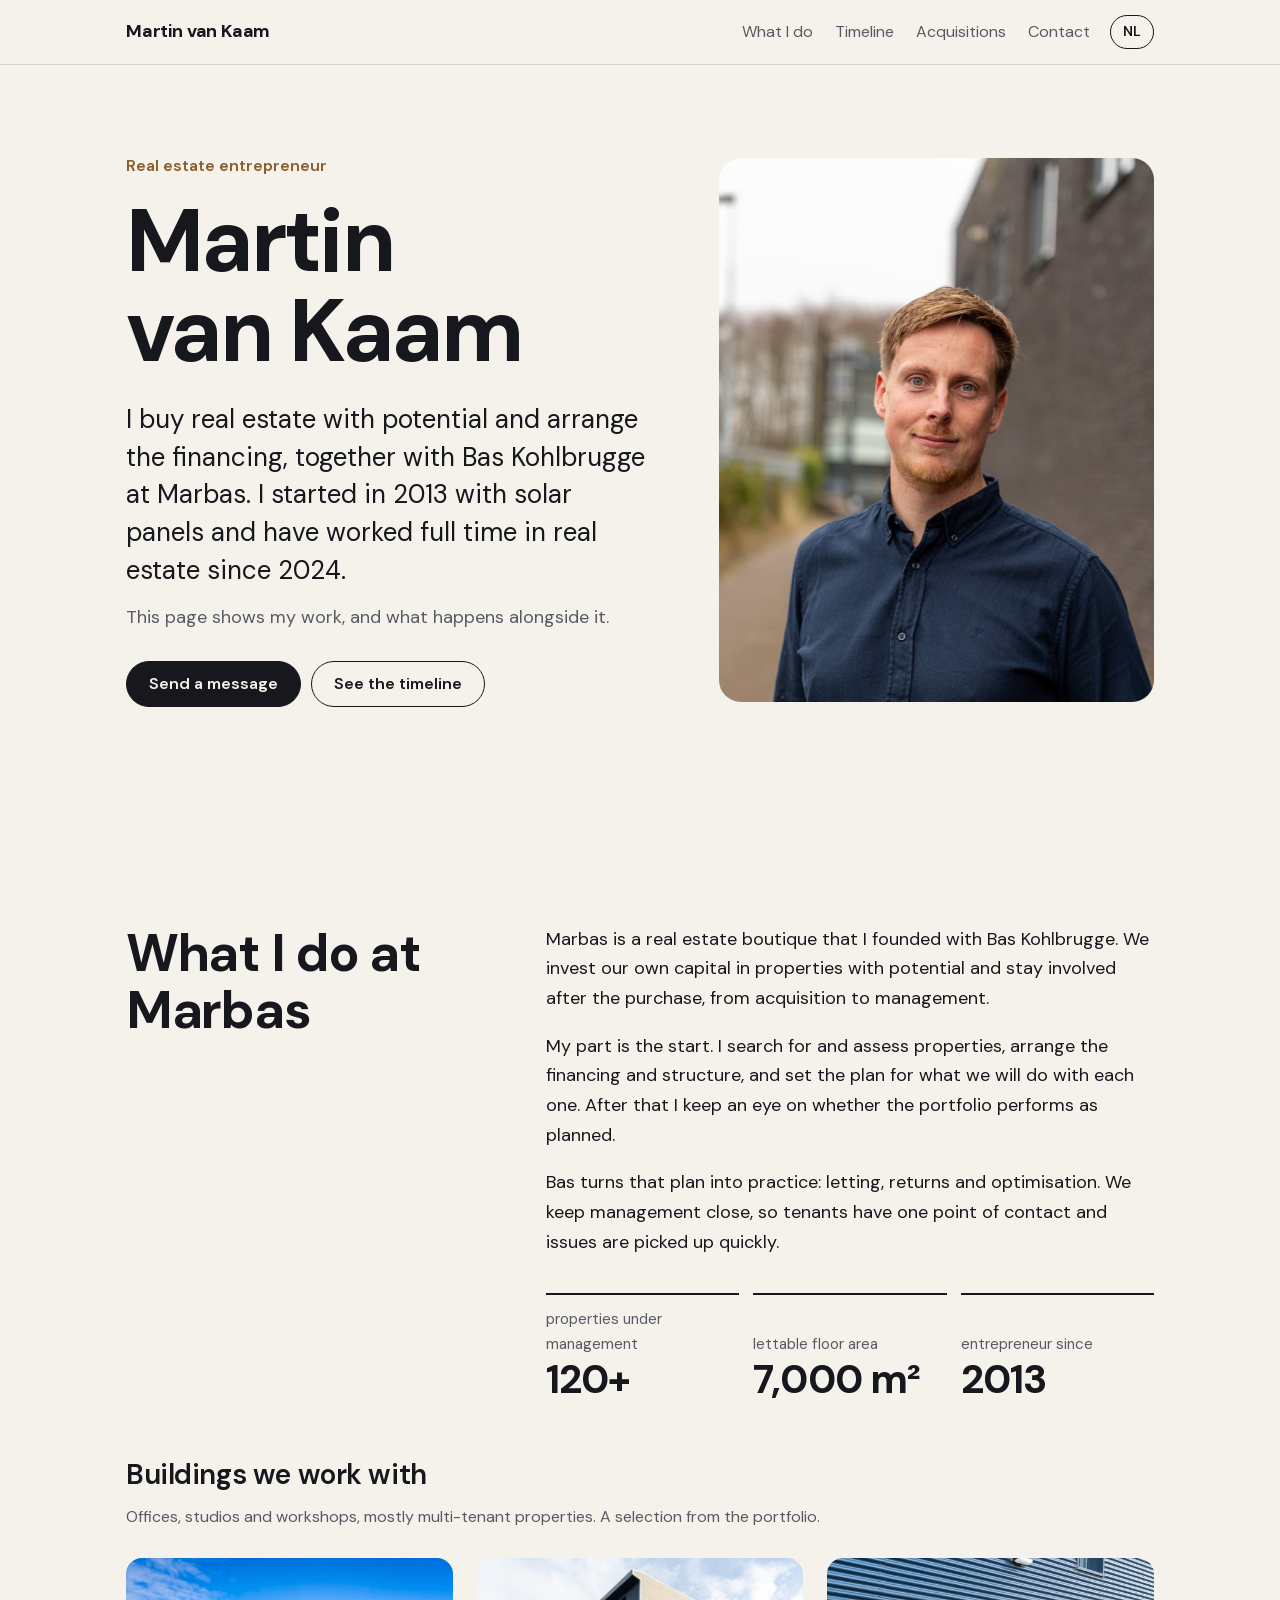
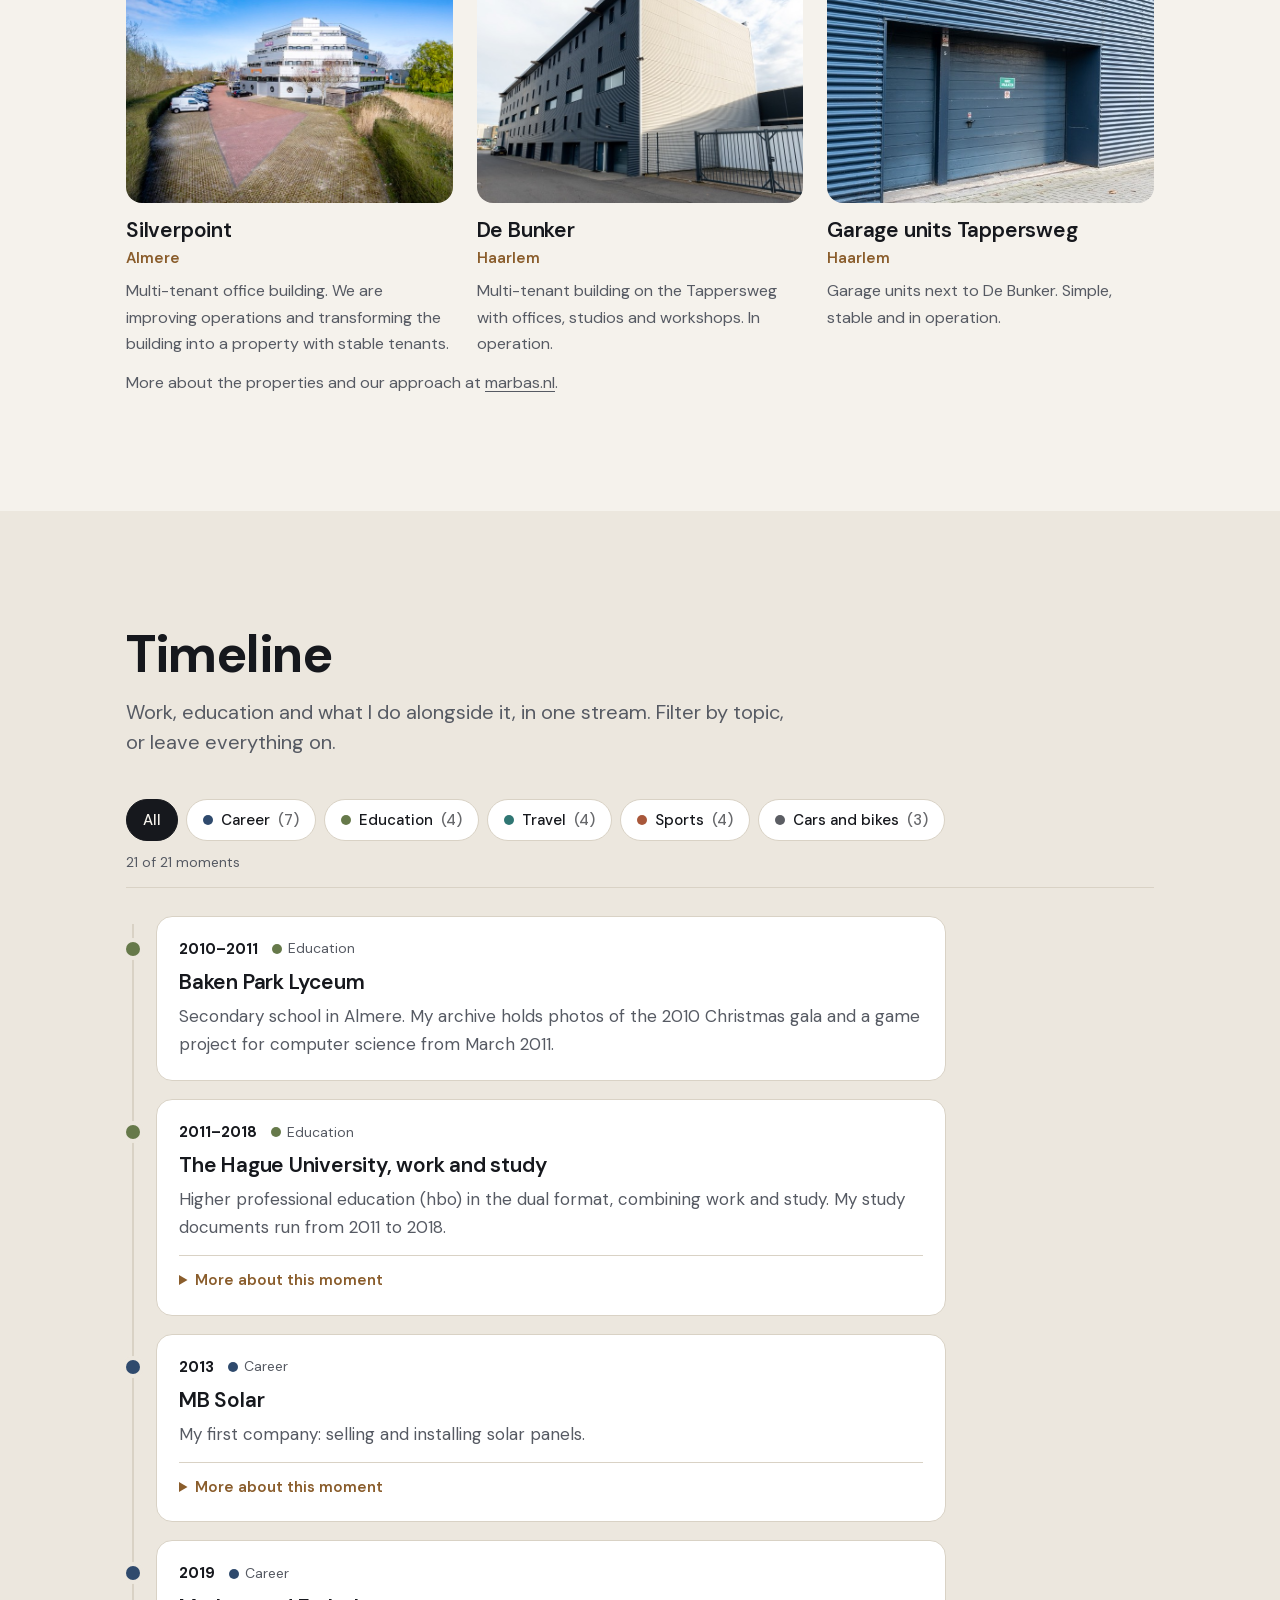
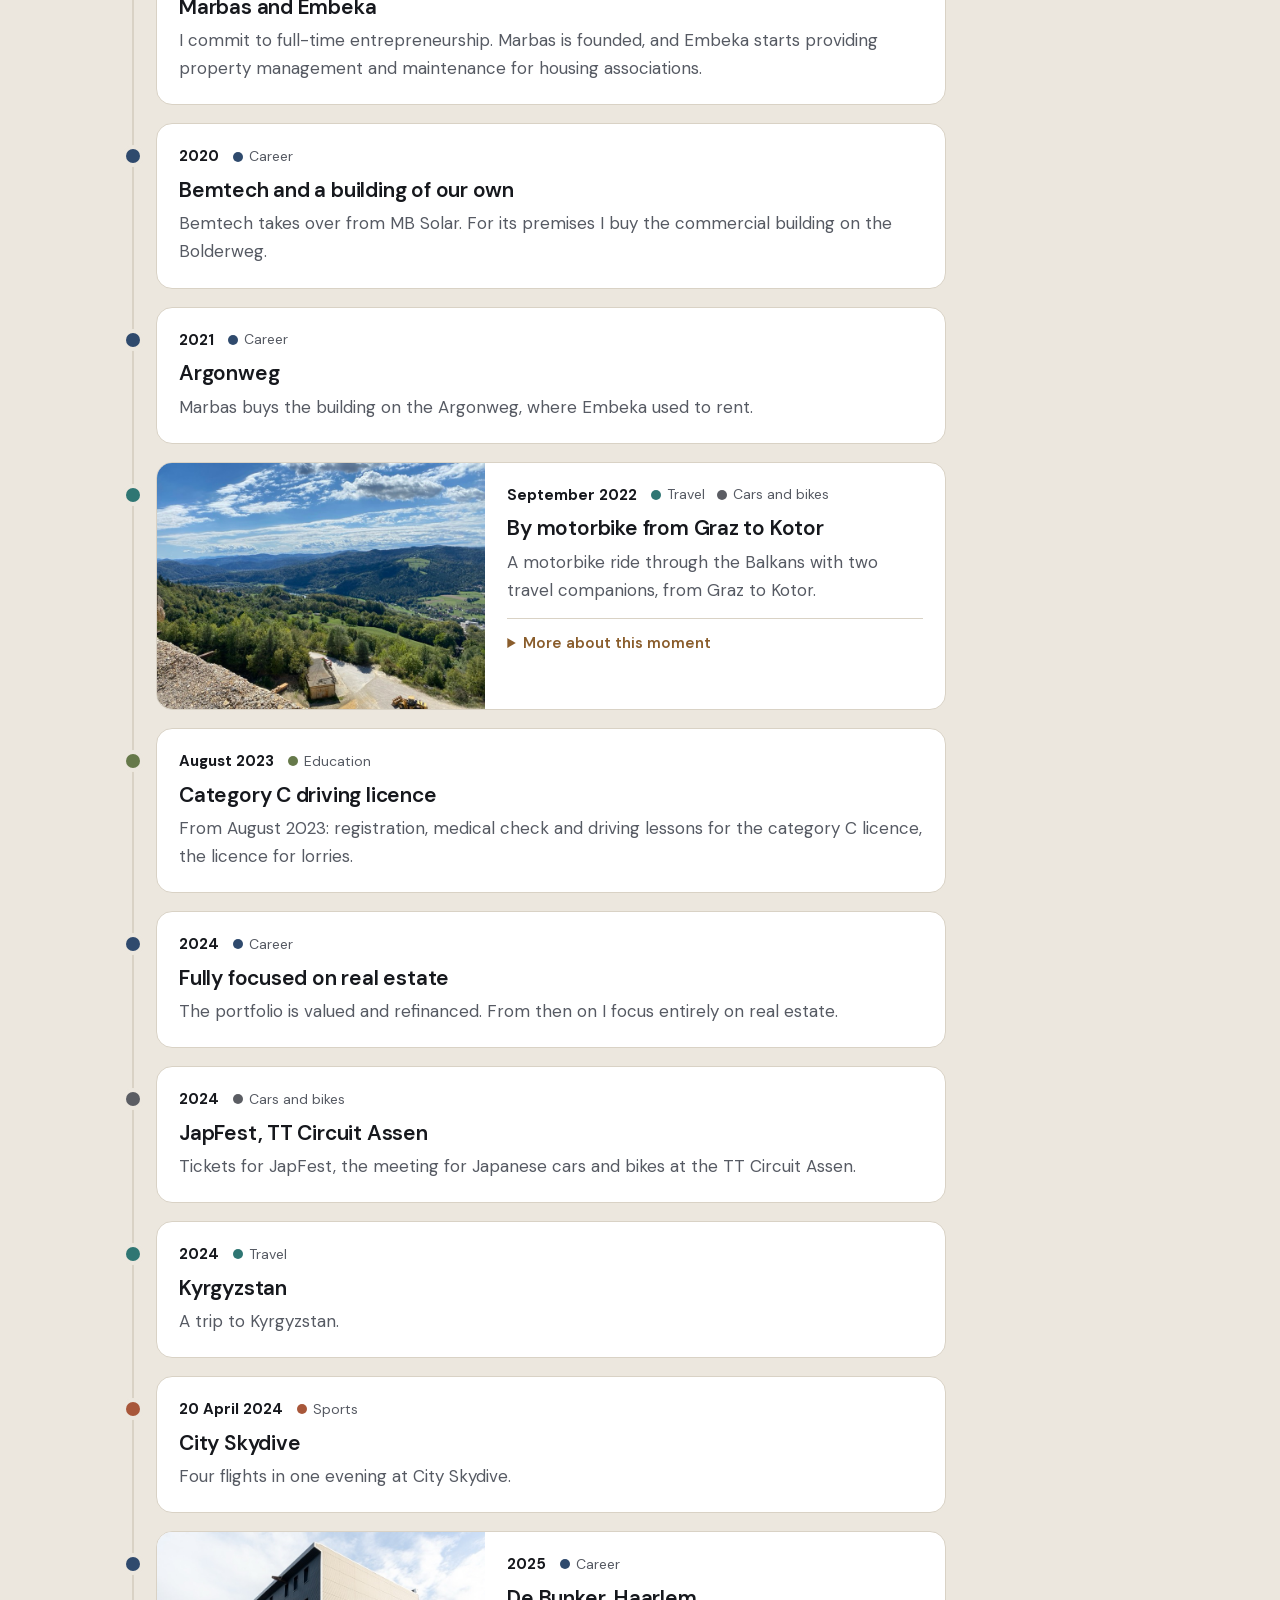
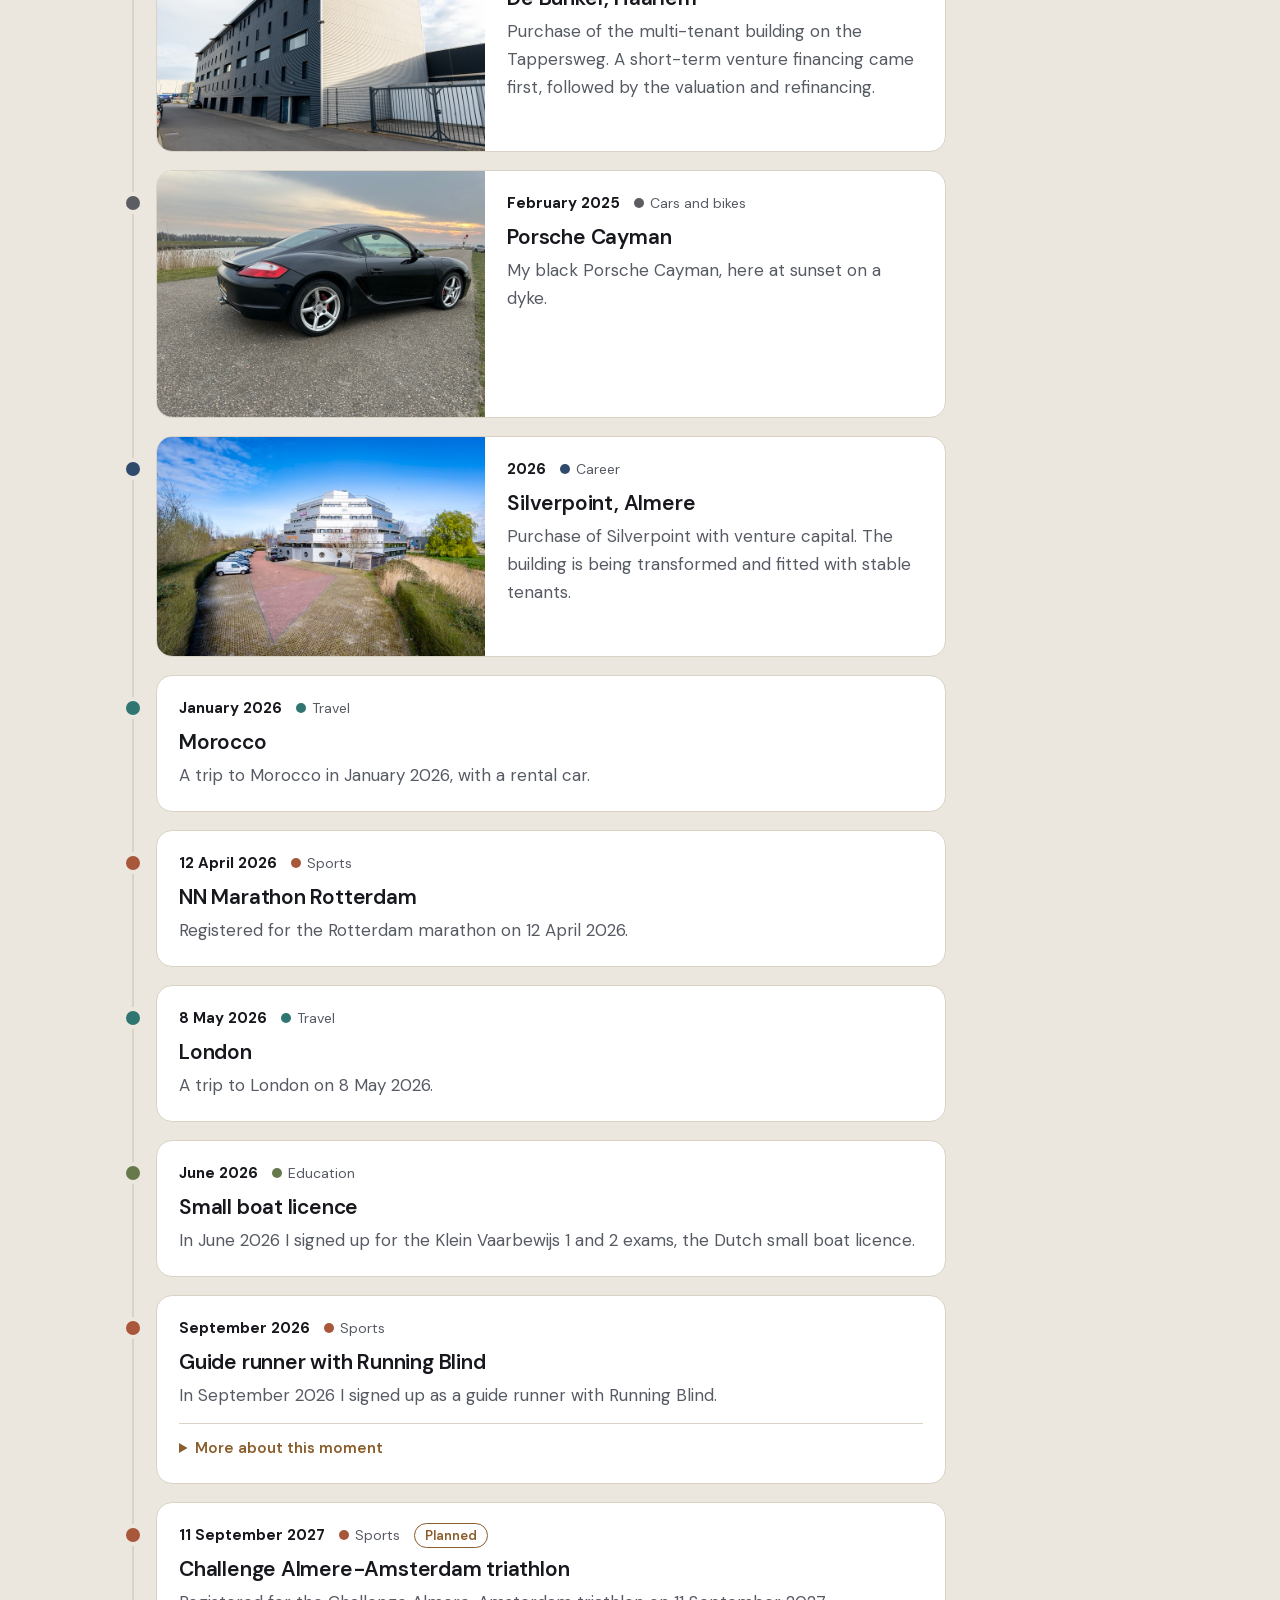
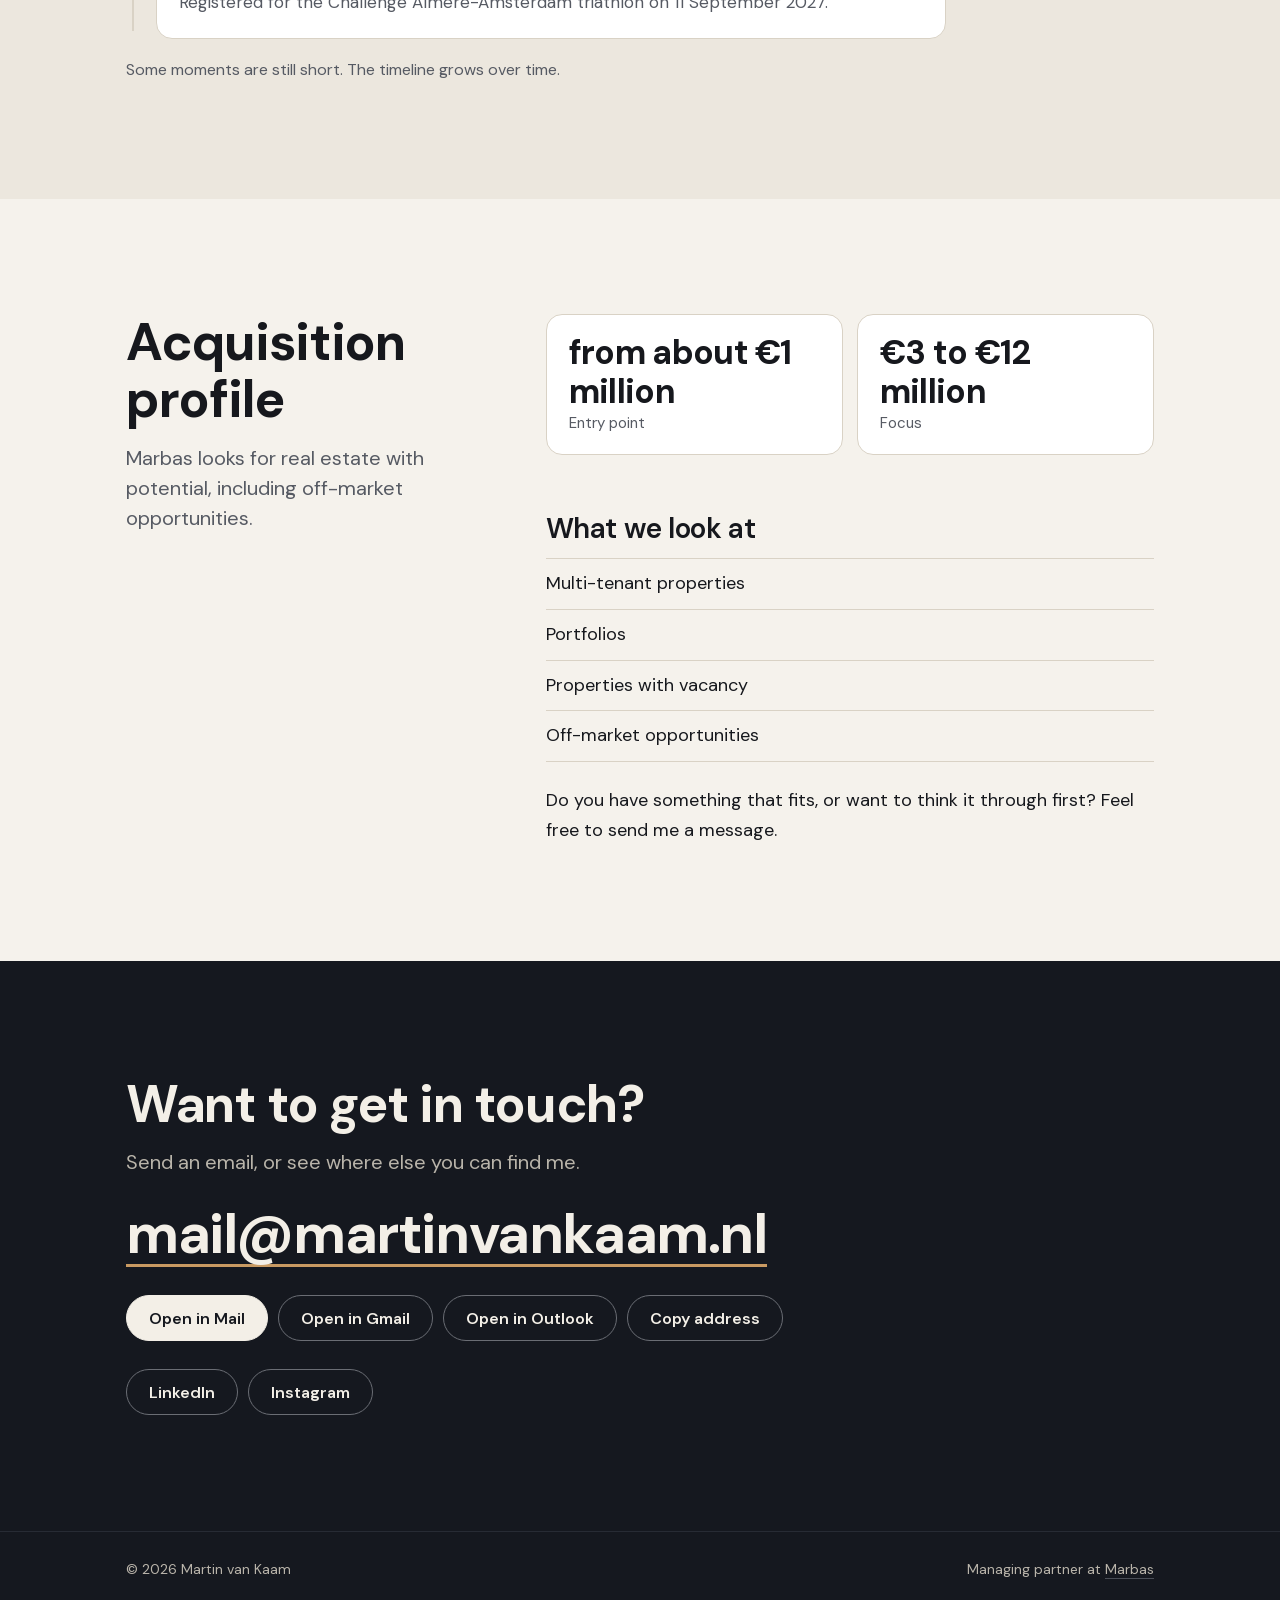
<file: en/index.html>
<!doctype html>
<html lang="en">
<head>
<meta charset="utf-8">
<meta name="viewport" content="width=device-width, initial-scale=1">
<title>Martin van Kaam | Entrepreneur and real estate investor</title>
<meta name="description" content="Martin van Kaam is an entrepreneur and managing partner at Marbas. He buys real estate with potential, arranges the financing and stays involved in operations and management. Includes a timeline of work, education and what happens alongside.">
<link rel="canonical" href="https://martinvankaam.nl/en/">
<link rel="alternate" hreflang="nl" href="https://martinvankaam.nl/">
<link rel="alternate" hreflang="en" href="https://martinvankaam.nl/en/">
<link rel="alternate" hreflang="x-default" href="https://martinvankaam.nl/">
<link rel="icon" href="/assets/mb.svg" type="image/svg+xml">
<meta name="theme-color" content="#f5f2ec">
<meta property="og:title" content="Martin van Kaam | Entrepreneur and real estate investor">
<meta property="og:description" content="Managing partner at Marbas. Real estate with potential, from acquisition to management, and a timeline of my work and life.">
<meta property="og:type" content="profile">
<meta property="og:url" content="https://martinvankaam.nl/en/">
<meta property="og:locale" content="en_GB">
<meta property="og:locale:alternate" content="nl_NL">
<meta property="og:image" content="https://martinvankaam.nl/assets/og.jpg">
<meta property="og:image:width" content="1200">
<meta property="og:image:height" content="630">
<meta property="og:image:alt" content="Martin van Kaam in a dark blue shirt">
<meta name="twitter:card" content="summary_large_image">
<meta name="twitter:title" content="Martin van Kaam | Entrepreneur and real estate investor">
<meta name="twitter:description" content="Managing partner at Marbas. Real estate with potential, from acquisition to management, and a timeline of my work and life.">
<meta name="twitter:image" content="https://martinvankaam.nl/assets/og.jpg">
<link rel="preload" href="/assets/fonts/dmsans.woff2" as="font" type="font/woff2" crossorigin>
<link rel="stylesheet" href="/assets/site.css?v=096ade9d">
<script type="application/ld+json">
{
  "@context": "https://schema.org",
  "@type": "Person",
  "name": "Martin van Kaam",
  "url": "https://martinvankaam.nl/en/",
  "image": "https://martinvankaam.nl/assets/og.jpg",
  "jobTitle": "Managing partner",
  "description": "Martin van Kaam is an entrepreneur and managing partner at Marbas. He buys real estate with potential, arranges the financing and stays involved in operations and management. Includes a timeline of work, education and what happens alongside.",
  "inLanguage": "en",
  "worksFor": {
    "@type": "Organization",
    "name": "Marbas",
    "url": "https://www.marbas.nl"
  },
  "email": "mailto:mail@martinvankaam.nl",
  "sameAs": [
    "https://www.linkedin.com/in/martinvankaam",
    "https://www.instagram.com/martinvankaam"
  ]
}
</script>
</head>
<body>
<a class="skip" href="#main">Skip to content</a>

<header class="top">
  <div class="wrap bar">
    <a class="brand" href="/en/">Martin van Kaam</a>
    <nav aria-label="Main menu">
      <ul>
        <li><a href="#work">What I do</a></li>
        <li><a href="#timeline">Timeline</a></li>
        <li class="hide-sm"><a href="#acquisition">Acquisitions</a></li>
        <li><a href="#contact">Contact</a></li>
      </ul>
    </nav>
    <div class="langs" aria-label="Language"><a class="lang" href="/" hreflang="nl" lang="nl" title="Overschakelen naar Nederlands" aria-label="Overschakelen naar Nederlands">NL</a></div>
  </div>
</header>

<main id="main">

  <section class="hero">
    <div class="wrap hero-grid">
      <div class="hero-text">
        <p class="kicker">Real estate entrepreneur</p>
        <h1>Martin van Kaam</h1>
        <p class="lead">I buy real estate with potential and arrange the financing, together with Bas Kohlbrugge at Marbas. I started in 2013 with solar panels and have worked full time in real estate since 2024.</p>
        <p class="sub">This page shows my work, and what happens alongside it.</p>
        <p class="cta">
          <a class="btn primary" href="#contact">Send a message</a>
          <a class="btn" href="#timeline">See the timeline</a>
        </p>
      </div>
      <div class="hero-photo">
        <img src="/assets/hero.jpg" srcset="/assets/hero-sm.jpg 800w, /assets/hero.jpg 1800w" sizes="(min-width: 900px) 480px, 100vw" width="1800" height="2106" alt="Martin van Kaam in a dark blue shirt, outdoors in front of a brick building" fetchpriority="high">
      </div>
    </div>
  </section>

  <section id="work" class="block">
    <div class="wrap two">
      <div>
        <h2>What I do at Marbas</h2>
      </div>
      <div class="prose">
        <p>Marbas is a real estate boutique that I founded with Bas Kohlbrugge. We invest our own capital in properties with potential and stay involved after the purchase, from acquisition to management.</p>
        <p>My part is the start. I search for and assess properties, arrange the financing and structure, and set the plan for what we will do with each one. After that I keep an eye on whether the portfolio performs as planned.</p>
        <p>Bas turns that plan into practice: letting, returns and optimisation. We keep management close, so tenants have one point of contact and issues are picked up quickly.</p>
        <dl class="facts">
          <div><dt>properties under management</dt><dd>120+</dd></div>
          <div><dt>lettable floor area</dt><dd>7,000 m²</dd></div>
          <div><dt>entrepreneur since</dt><dd>2013</dd></div>
        </dl>
      </div>
    </div>
    <div class="wrap">
      <h3 class="sub-h">Buildings we work with</h3>
      <p class="muted">Offices, studios and workshops, mostly multi-tenant properties. A selection from the portfolio.</p>
      <ul class="buildings">
        <li class="building">
          <div class="b-media"><img src="/assets/silverpoint.jpg" srcset="/assets/silverpoint-sm.jpg 800w, /assets/silverpoint.jpg 1600w" sizes="(min-width: 900px) 360px, 100vw" width="1600" height="1066" alt="White office building Silverpoint in Almere with a brick-paved area in front" loading="lazy" decoding="async"></div>
          <h4>Silverpoint</h4>
          <p class="b-place">Almere</p>
          <p>Multi-tenant office building. We are improving operations and transforming the building into a property with stable tenants.</p>
        </li>
        <li class="building">
          <div class="b-media"><img src="/assets/de-bunker.jpg" srcset="/assets/de-bunker-sm.jpg 800w, /assets/de-bunker.jpg 1600w" sizes="(min-width: 900px) 360px, 100vw" width="1600" height="1066" alt="Dark grey building De Bunker in Haarlem with a light side facade" loading="lazy" decoding="async"></div>
          <h4>De Bunker</h4>
          <p class="b-place">Haarlem</p>
          <p>Multi-tenant building on the Tappersweg with offices, studios and workshops. In operation.</p>
        </li>
        <li class="building">
          <div class="b-media"><img src="/assets/garagebox.jpg" srcset="/assets/garagebox-sm.jpg 800w, /assets/garagebox.jpg 1066w" sizes="(min-width: 900px) 360px, 100vw" width="1066" height="1600" alt="Blue garage door in a corrugated metal facade" loading="lazy" decoding="async"></div>
          <h4>Garage units Tappersweg</h4>
          <p class="b-place">Haarlem</p>
          <p>Garage units next to De Bunker. Simple, stable and in operation.</p>
        </li>
      </ul>
      <p class="muted">More about the properties and our approach at <a href="https://www.marbas.nl" rel="noopener">marbas.nl</a>.</p>
    </div>
  </section>

  <section id="timeline" class="block alt">
    <div class="wrap">
      <h2>Timeline</h2>
      <p class="lead-sm">Work, education and what I do alongside it, in one stream. Filter by topic, or leave everything on.</p>

      <div class="filters" id="filters" hidden data-count="{shown} of {total} moments">
        <div class="chips" role="group" aria-label="Filter the timeline by topic">
          <button type="button" class="chip" data-cat="all" aria-pressed="true">All</button>
          <button type="button" class="chip" data-cat="career" aria-pressed="false"><span class="dot cat-career" aria-hidden="true"></span>Career<span class="n"> (7)</span></button>
          <button type="button" class="chip" data-cat="education" aria-pressed="false"><span class="dot cat-education" aria-hidden="true"></span>Education<span class="n"> (4)</span></button>
          <button type="button" class="chip" data-cat="travel" aria-pressed="false"><span class="dot cat-travel" aria-hidden="true"></span>Travel<span class="n"> (4)</span></button>
          <button type="button" class="chip" data-cat="sport" aria-pressed="false"><span class="dot cat-sport" aria-hidden="true"></span>Sports<span class="n"> (4)</span></button>
          <button type="button" class="chip" data-cat="motors" aria-pressed="false"><span class="dot cat-motors" aria-hidden="true"></span>Cars and bikes<span class="n"> (3)</span></button>
        </div>
        <p class="count" id="tl-count" role="status" aria-live="polite"></p>
      </div>
      <ol class="timeline" id="timeline-list">
        <li class="tl-item cat-education" id="baken-park-lyceum" data-categories="education">
          <article class="card">
            
            <div class="card-body">
              <div class="meta">
                <time datetime="2010">2010–2011</time>
                <ul class="tags"><li><span class="dot cat-education" aria-hidden="true"></span>Education</li></ul>
                
              </div>
              <h3>Baken Park Lyceum</h3>
              <p>Secondary school in Almere. My archive holds photos of the 2010 Christmas gala and a game project for computer science from March 2011.</p>
            </div>
          </article>
        </li>
        <li class="tl-item cat-education" id="haagse-hogeschool" data-categories="education">
          <article class="card">
            
            <div class="card-body">
              <div class="meta">
                <time datetime="2011">2011–2018</time>
                <ul class="tags"><li><span class="dot cat-education" aria-hidden="true"></span>Education</li></ul>
                
              </div>
              <h3>The Hague University, work and study</h3>
              <p>Higher professional education (hbo) in the dual format, combining work and study. My study documents run from 2011 to 2018.</p>
          <details>
            <summary>More about this moment</summary>
            <p>The archive includes learning contracts and work reports from 2015 to 2017 and a progress document from June 2018.</p>
            
          </details>
            </div>
          </article>
        </li>
        <li class="tl-item cat-career" id="mb-solar" data-categories="career">
          <article class="card">
            
            <div class="card-body">
              <div class="meta">
                <time datetime="2013">2013</time>
                <ul class="tags"><li><span class="dot cat-career" aria-hidden="true"></span>Career</li></ul>
                
              </div>
              <h3>MB Solar</h3>
              <p>My first company: selling and installing solar panels.</p>
          <details>
            <summary>More about this moment</summary>
            <p>In 2020 MB Solar was followed by Bemtech.</p>
            
          </details>
            </div>
          </article>
        </li>
        <li class="tl-item cat-career" id="marbas-embeka" data-categories="career">
          <article class="card">
            
            <div class="card-body">
              <div class="meta">
                <time datetime="2019">2019</time>
                <ul class="tags"><li><span class="dot cat-career" aria-hidden="true"></span>Career</li></ul>
                
              </div>
              <h3>Marbas and Embeka</h3>
              <p>I commit to full-time entrepreneurship. Marbas is founded, and Embeka starts providing property management and maintenance for housing associations.</p>
            </div>
          </article>
        </li>
        <li class="tl-item cat-career" id="bemtech-bolderweg" data-categories="career">
          <article class="card">
            
            <div class="card-body">
              <div class="meta">
                <time datetime="2020">2020</time>
                <ul class="tags"><li><span class="dot cat-career" aria-hidden="true"></span>Career</li></ul>
                
              </div>
              <h3>Bemtech and a building of our own</h3>
              <p>Bemtech takes over from MB Solar. For its premises I buy the commercial building on the Bolderweg.</p>
            </div>
          </article>
        </li>
        <li class="tl-item cat-career" id="argonweg" data-categories="career">
          <article class="card">
            
            <div class="card-body">
              <div class="meta">
                <time datetime="2021">2021</time>
                <ul class="tags"><li><span class="dot cat-career" aria-hidden="true"></span>Career</li></ul>
                
              </div>
              <h3>Argonweg</h3>
              <p>Marbas buys the building on the Argonweg, where Embeka used to rent.</p>
            </div>
          </article>
        </li>
        <li class="tl-item cat-travel" id="graz-kotor" data-categories="travel motors">
          <article class="card has-media">
            <div class="card-media"><img src="/assets/trip-vallei.jpg" srcset="/assets/trip-vallei-sm.jpg 800w, /assets/trip-vallei.jpg 1400w" sizes="(min-width: 900px) 700px, 100vw" width="1400" height="1050" alt="View over a green mountain valley under a cloudy sky" loading="lazy" decoding="async"></div>
            <div class="card-body">
              <div class="meta">
                <time datetime="2022-09">September 2022</time>
                <ul class="tags"><li><span class="dot cat-travel" aria-hidden="true"></span>Travel</li><li><span class="dot cat-motors" aria-hidden="true"></span>Cars and bikes</li></ul>
                
              </div>
              <h3>By motorbike from Graz to Kotor</h3>
              <p>A motorbike ride through the Balkans with two travel companions, from Graz to Kotor.</p>
          <details>
            <summary>More about this moment</summary>
            <p>A few photos from along the way: coastal roads, mountain valleys and a forest track.</p>
            <ul class="gallery"><li><img src="/assets/trip-zonsondergang.jpg" srcset="/assets/trip-zonsondergang-sm.jpg 800w, /assets/trip-zonsondergang.jpg 1400w" sizes="(min-width: 900px) 220px, 50vw" width="1400" height="1050" alt="Sunset on the coast, seen from the motorbike" loading="lazy" decoding="async"></li><li><img src="/assets/trip-meer.jpg" srcset="/assets/trip-meer-sm.jpg 800w, /assets/trip-meer.jpg 1400w" sizes="(min-width: 900px) 220px, 50vw" width="1400" height="1050" alt="A lake in a mountain landscape" loading="lazy" decoding="async"></li><li><img src="/assets/trip-motor.jpg" srcset="/assets/trip-motor-sm.jpg 800w, /assets/trip-motor.jpg 1000w" sizes="(min-width: 900px) 220px, 50vw" width="1000" height="750" alt="A motorbike dashboard on a forest track" loading="lazy" decoding="async"></li></ul>
          </details>
            </div>
          </article>
        </li>
        <li class="tl-item cat-education" id="c-rijbewijs" data-categories="education">
          <article class="card">
            
            <div class="card-body">
              <div class="meta">
                <time datetime="2023-08">August 2023</time>
                <ul class="tags"><li><span class="dot cat-education" aria-hidden="true"></span>Education</li></ul>
                
              </div>
              <h3>Category C driving licence</h3>
              <p>From August 2023: registration, medical check and driving lessons for the category C licence, the licence for lorries.</p>
            </div>
          </article>
        </li>
        <li class="tl-item cat-career" id="volledig-vastgoed" data-categories="career">
          <article class="card">
            
            <div class="card-body">
              <div class="meta">
                <time datetime="2024">2024</time>
                <ul class="tags"><li><span class="dot cat-career" aria-hidden="true"></span>Career</li></ul>
                
              </div>
              <h3>Fully focused on real estate</h3>
              <p>The portfolio is valued and refinanced. From then on I focus entirely on real estate.</p>
            </div>
          </article>
        </li>
        <li class="tl-item cat-motors" id="japfest-assen" data-categories="motors">
          <article class="card">
            
            <div class="card-body">
              <div class="meta">
                <time datetime="2024">2024</time>
                <ul class="tags"><li><span class="dot cat-motors" aria-hidden="true"></span>Cars and bikes</li></ul>
                
              </div>
              <h3>JapFest, TT Circuit Assen</h3>
              <p>Tickets for JapFest, the meeting for Japanese cars and bikes at the TT Circuit Assen.</p>
            </div>
          </article>
        </li>
        <li class="tl-item cat-travel" id="kirgizie" data-categories="travel">
          <article class="card">
            
            <div class="card-body">
              <div class="meta">
                <time datetime="2024">2024</time>
                <ul class="tags"><li><span class="dot cat-travel" aria-hidden="true"></span>Travel</li></ul>
                
              </div>
              <h3>Kyrgyzstan</h3>
              <p>A trip to Kyrgyzstan.</p>
            </div>
          </article>
        </li>
        <li class="tl-item cat-sport" id="city-skydive" data-categories="sport">
          <article class="card">
            
            <div class="card-body">
              <div class="meta">
                <time datetime="2024-04-20">20 April 2024</time>
                <ul class="tags"><li><span class="dot cat-sport" aria-hidden="true"></span>Sports</li></ul>
                
              </div>
              <h3>City Skydive</h3>
              <p>Four flights in one evening at City Skydive.</p>
            </div>
          </article>
        </li>
        <li class="tl-item cat-career" id="de-bunker" data-categories="career">
          <article class="card has-media">
            <div class="card-media"><img src="/assets/de-bunker.jpg" srcset="/assets/de-bunker-sm.jpg 800w, /assets/de-bunker.jpg 1600w" sizes="(min-width: 900px) 700px, 100vw" width="1600" height="1066" alt="Dark grey building De Bunker in Haarlem" loading="lazy" decoding="async"></div>
            <div class="card-body">
              <div class="meta">
                <time datetime="2025">2025</time>
                <ul class="tags"><li><span class="dot cat-career" aria-hidden="true"></span>Career</li></ul>
                
              </div>
              <h3>De Bunker, Haarlem</h3>
              <p>Purchase of the multi-tenant building on the Tappersweg. A short-term venture financing came first, followed by the valuation and refinancing.</p>
            </div>
          </article>
        </li>
        <li class="tl-item cat-motors" id="porsche-cayman" data-categories="motors">
          <article class="card has-media">
            <div class="card-media"><img src="/assets/cayman.jpg" srcset="/assets/cayman-sm.jpg 800w, /assets/cayman.jpg 1600w" sizes="(min-width: 900px) 700px, 100vw" width="1600" height="1200" alt="Black Porsche Cayman on a dyke at sunset" loading="lazy" decoding="async"></div>
            <div class="card-body">
              <div class="meta">
                <time datetime="2025-02">February 2025</time>
                <ul class="tags"><li><span class="dot cat-motors" aria-hidden="true"></span>Cars and bikes</li></ul>
                
              </div>
              <h3>Porsche Cayman</h3>
              <p>My black Porsche Cayman, here at sunset on a dyke.</p>
            </div>
          </article>
        </li>
        <li class="tl-item cat-career" id="silverpoint" data-categories="career">
          <article class="card has-media">
            <div class="card-media"><img src="/assets/silverpoint.jpg" srcset="/assets/silverpoint-sm.jpg 800w, /assets/silverpoint.jpg 1600w" sizes="(min-width: 900px) 700px, 100vw" width="1600" height="1066" alt="White office building Silverpoint in Almere" loading="lazy" decoding="async"></div>
            <div class="card-body">
              <div class="meta">
                <time datetime="2026">2026</time>
                <ul class="tags"><li><span class="dot cat-career" aria-hidden="true"></span>Career</li></ul>
                
              </div>
              <h3>Silverpoint, Almere</h3>
              <p>Purchase of Silverpoint with venture capital. The building is being transformed and fitted with stable tenants.</p>
            </div>
          </article>
        </li>
        <li class="tl-item cat-travel" id="marokko" data-categories="travel">
          <article class="card">
            
            <div class="card-body">
              <div class="meta">
                <time datetime="2026-01">January 2026</time>
                <ul class="tags"><li><span class="dot cat-travel" aria-hidden="true"></span>Travel</li></ul>
                
              </div>
              <h3>Morocco</h3>
              <p>A trip to Morocco in January 2026, with a rental car.</p>
            </div>
          </article>
        </li>
        <li class="tl-item cat-sport" id="rotterdam-marathon" data-categories="sport">
          <article class="card">
            
            <div class="card-body">
              <div class="meta">
                <time datetime="2026-04-12">12 April 2026</time>
                <ul class="tags"><li><span class="dot cat-sport" aria-hidden="true"></span>Sports</li></ul>
                
              </div>
              <h3>NN Marathon Rotterdam</h3>
              <p>Registered for the Rotterdam marathon on 12 April 2026.</p>
            </div>
          </article>
        </li>
        <li class="tl-item cat-travel" id="londen" data-categories="travel">
          <article class="card">
            
            <div class="card-body">
              <div class="meta">
                <time datetime="2026-05-08">8 May 2026</time>
                <ul class="tags"><li><span class="dot cat-travel" aria-hidden="true"></span>Travel</li></ul>
                
              </div>
              <h3>London</h3>
              <p>A trip to London on 8 May 2026.</p>
            </div>
          </article>
        </li>
        <li class="tl-item cat-education" id="klein-vaarbewijs" data-categories="education">
          <article class="card">
            
            <div class="card-body">
              <div class="meta">
                <time datetime="2026-06">June 2026</time>
                <ul class="tags"><li><span class="dot cat-education" aria-hidden="true"></span>Education</li></ul>
                
              </div>
              <h3>Small boat licence</h3>
              <p>In June 2026 I signed up for the Klein Vaarbewijs 1 and 2 exams, the Dutch small boat licence.</p>
            </div>
          </article>
        </li>
        <li class="tl-item cat-sport" id="running-blind" data-categories="sport">
          <article class="card">
            
            <div class="card-body">
              <div class="meta">
                <time datetime="2026-09">September 2026</time>
                <ul class="tags"><li><span class="dot cat-sport" aria-hidden="true"></span>Sports</li></ul>
                
              </div>
              <h3>Guide runner with Running Blind</h3>
              <p>In September 2026 I signed up as a guide runner with Running Blind.</p>
          <details>
            <summary>More about this moment</summary>
            <p>Running Blind brings blind and visually impaired runners together with sighted guide runners.</p>
            
          </details>
            </div>
          </article>
        </li>
        <li class="tl-item cat-sport" id="challenge-almere-amsterdam" data-categories="sport">
          <article class="card">
            
            <div class="card-body">
              <div class="meta">
                <time datetime="2027-09-11">11 September 2027</time>
                <ul class="tags"><li><span class="dot cat-sport" aria-hidden="true"></span>Sports</li></ul>
                <span class="planned">Planned</span>
              </div>
              <h3>Challenge Almere-Amsterdam triathlon</h3>
              <p>Registered for the Challenge Almere-Amsterdam triathlon on 11 September 2027.</p>
            </div>
          </article>
        </li>
      </ol>
      <p class="muted">Some moments are still short. The timeline grows over time.</p>
    </div>
  </section>

  <section id="acquisition" class="block">
    <div class="wrap two">
      <div>
        <h2>Acquisition profile</h2>
        <p class="lead-sm">Marbas looks for real estate with potential, including off-market opportunities.</p>
      </div>
      <div>
        <dl class="criteria">
          <div><dt>Entry point</dt><dd>from about €1 million</dd></div>
          <div><dt>Focus</dt><dd>€3 to €12 million</dd></div>
        </dl>
        <h3 class="sub-h">What we look at</h3>
        <ul class="plain">
          <li>Multi-tenant properties</li>
          <li>Portfolios</li>
          <li>Properties with vacancy</li>
          <li>Off-market opportunities</li>
        </ul>
        <p>Do you have something that fits, or want to think it through first? Feel free to send me a message.</p>
      </div>
    </div>
  </section>

  <section id="contact" class="block dark">
    <div class="wrap">
      <h2>Want to get in touch?</h2>
      <p class="lead-sm">Send an email, or see where else you can find me.</p>
      <p><a class="mail" href="mailto:mail@martinvankaam.nl">mail@martinvankaam.nl</a></p>
      <p class="actions" data-mail="mail@martinvankaam.nl" data-copied="Copied" data-copy-label="Copy address" data-copy-prompt="Copy this address:">
        <a class="btn light" href="mailto:mail@martinvankaam.nl">Open in Mail</a>
        <a class="btn ghost" data-app="gmail" href="https://mail.google.com/mail/?view=cm&amp;fs=1&amp;to=mail@martinvankaam.nl" target="_blank" rel="noopener">Open in Gmail</a>
        <a class="btn ghost" data-app="outlook" href="https://outlook.office.com/mail/deeplink/compose?to=mail@martinvankaam.nl" target="_blank" rel="noopener">Open in Outlook</a>
        <button class="btn ghost" type="button" id="copy">Copy address</button>
      </p>
      <p class="actions">
        <a class="btn ghost" href="https://www.linkedin.com/in/martinvankaam" rel="me noopener">LinkedIn</a>
        <a class="btn ghost" href="https://www.instagram.com/martinvankaam" rel="me noopener">Instagram</a>
      </p>
    </div>
  </section>

</main>

<footer>
  <div class="wrap foot">
    <span>© 2026 Martin van Kaam</span>
    <span>Managing partner at <a href="https://www.marbas.nl" rel="noopener">Marbas</a></span>
  </div>
</footer>

<script src="/assets/site.js?v=2adb601a" defer></script>
</body>
</html>
</file>
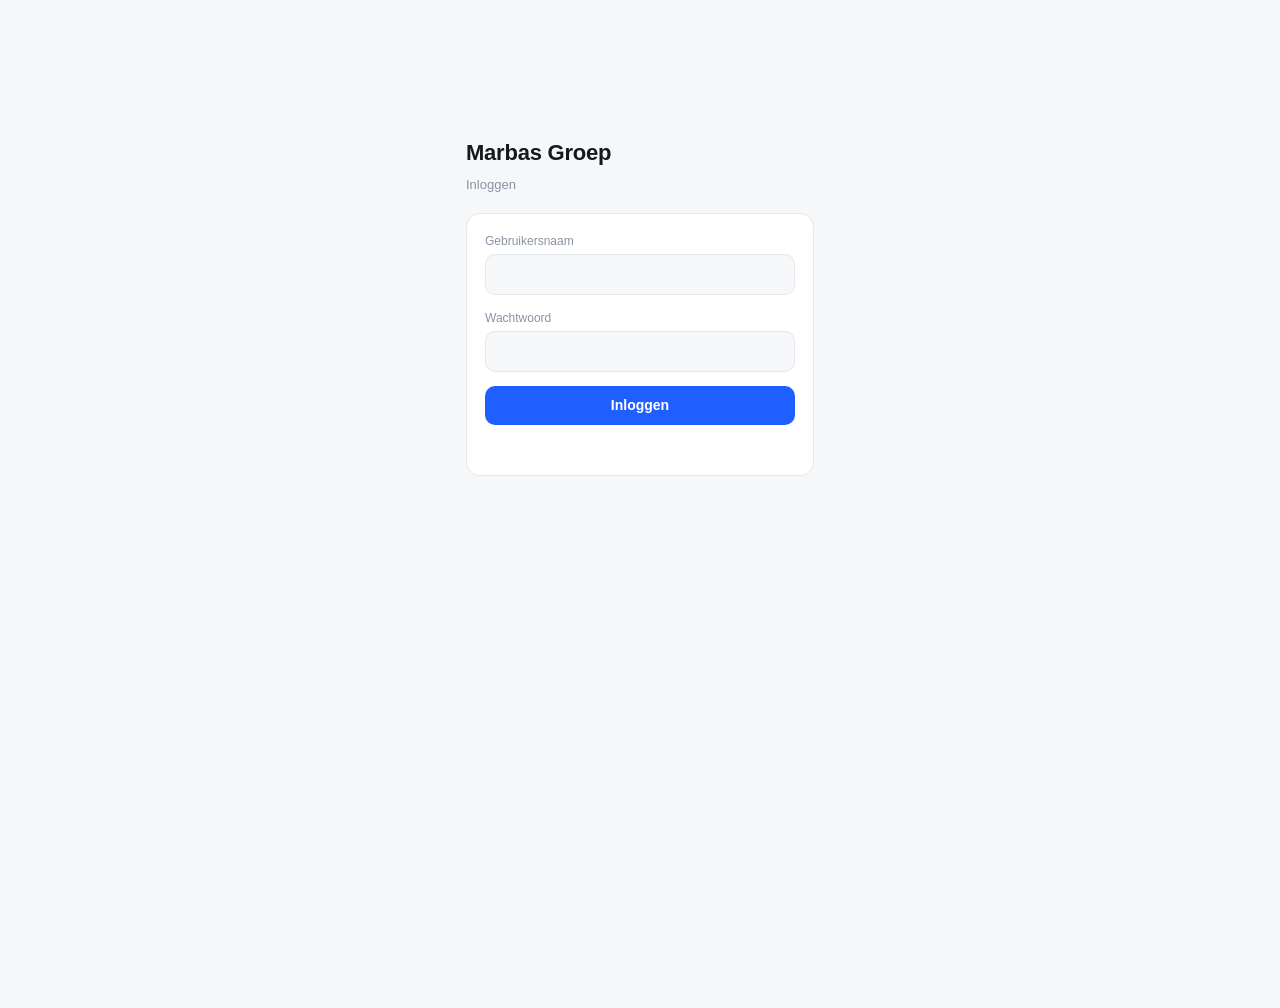
<file: marbasgroep/index.html>
<!doctype html>
<html lang="nl">
<head>
<meta charset="utf-8">
<meta name="viewport" content="width=device-width, initial-scale=1">
<meta name="robots" content="noindex,nofollow">
<title>Marbas Groep</title>
<style>
:root{
  --bg:#f6f7f9; --card:#fff; --ink:#14181f; --ink2:#5a6372; --ink3:#8a93a3; --line:#e4e7ec;
  --accent:#1f5eff; --accent-soft:#e8efff; --pos:#127a4b; --neg:#b42318; --grey:#b9c0cc;
}
@media (prefers-color-scheme:dark){
  :root:not([data-theme="light"]){--bg:#0e1116;--card:#171b22;--ink:#eef1f6;--ink2:#a5aebd;--ink3:#7b8494;--line:#262c36;--accent:#6e95ff;--accent-soft:#1c2740;--pos:#4cc38a;--neg:#f2837a;--grey:#4a5566;color-scheme:dark}
}
:root[data-theme="dark"]{--bg:#0e1116;--card:#171b22;--ink:#eef1f6;--ink2:#a5aebd;--ink3:#7b8494;--line:#262c36;--accent:#6e95ff;--accent-soft:#1c2740;--pos:#4cc38a;--neg:#f2837a;--grey:#4a5566;color-scheme:dark}
*{box-sizing:border-box}
body{margin:0;background:var(--bg);color:var(--ink);font:15px/1.5 -apple-system,BlinkMacSystemFont,"Segoe UI",Roboto,sans-serif}
.wrap{max-width:1040px;margin:0 auto;padding:28px 16px 64px}
header{display:flex;justify-content:space-between;align-items:flex-end;gap:12px;flex-wrap:wrap;margin-bottom:20px}
h1{font-size:22px;margin:0;letter-spacing:-.01em}
.sub{color:var(--ink3);font-size:13px}
.periods{display:flex;gap:6px;flex-wrap:wrap;align-items:center}
.chip{border:1px solid var(--line);background:var(--card);color:var(--ink2);padding:6px 13px;border-radius:999px;cursor:pointer;font:inherit;font-size:13px}
.chip[aria-pressed="true"]{background:var(--ink);color:var(--bg);border-color:var(--ink)}
.sep{width:1px;height:20px;background:var(--line);margin:0 4px}
.selbar{display:flex;justify-content:space-between;align-items:center;gap:12px;flex-wrap:wrap;margin:26px 0 12px;min-height:38px}
.selbar h2{margin:0;font-size:19px}
.back{font:inherit;font-size:14px;font-weight:600;color:var(--bg);background:var(--accent);border:0;border-radius:999px;padding:8px 16px;cursor:pointer}
.back:hover{filter:brightness(1.1)}
.back.off{visibility:hidden}
.kpis{display:grid;grid-template-columns:repeat(4,1fr);gap:12px;margin-bottom:12px}
.card{background:var(--card);border:1px solid var(--line);border-radius:14px;padding:18px}
.kpi .l{color:var(--ink2);font-size:13px}
.kpi .v{font-size:26px;font-weight:650;margin-top:4px;font-variant-numeric:tabular-nums}
.kpi .n{color:var(--ink3);font-size:12px;margin-top:2px;height:18px;overflow:hidden;white-space:nowrap}
.kpi.ghost{visibility:hidden}
.kpi.main{background:var(--accent-soft);border-color:transparent}
.charts{display:grid;grid-template-columns:1fr 1fr;gap:12px}
.charts h3{margin:0 0 6px;font-size:13px;color:var(--ink2);font-weight:600}
.chartbox{position:relative}
.chartbox{height:230px}
.chartbox svg{display:block;max-width:100%}
.chartbox .empty{height:100%;display:flex;align-items:center;justify-content:center}
.tip{position:absolute;pointer-events:none;background:var(--ink);color:var(--bg);font-size:12px;padding:6px 9px;border-radius:8px;white-space:nowrap;display:none;z-index:5}
.legend{display:flex;gap:14px;color:var(--ink2);font-size:12px;margin-top:6px;height:18px}
.legend i{display:inline-block;width:10px;height:10px;border-radius:3px;margin-right:6px;vertical-align:-1px}
.tabs{display:flex;gap:6px;margin:34px 0 14px;flex-wrap:wrap}
.tab{border:1px solid var(--line);background:var(--card);color:var(--ink2);padding:8px 14px;border-radius:999px;cursor:pointer;font:inherit;font-size:14px}
.tab[aria-selected="true"]{background:var(--ink);color:var(--bg);border-color:var(--ink)}
.unit{margin-bottom:12px}
.unit-h{display:flex;justify-content:space-between;align-items:baseline;gap:12px;flex-wrap:wrap;margin-bottom:6px}
.unit-h h3{margin:0;font-size:17px}
.unit-h .tot{font-size:14px;font-variant-numeric:tabular-nums;font-weight:600}
table{width:100%;border-collapse:collapse;font-variant-numeric:tabular-nums}
th{font-weight:500;color:var(--ink3);font-size:12px;text-align:right;padding:6px 8px;border-bottom:1px solid var(--line);white-space:nowrap}
td{padding:10px 8px;text-align:right;border-bottom:1px solid var(--line);font-size:14px;white-space:nowrap}
th:first-child,td:first-child{text-align:left;white-space:normal}
tr:last-child td{border-bottom:0}
tr.row{cursor:pointer}
tr.row:hover td,tr.sel td{background:var(--accent-soft)}
td.name{font-weight:550}
td .sm{display:block;color:var(--ink3);font-size:12px;font-weight:400}
.pos{color:var(--pos)}.neg{color:var(--neg)}
.empty{color:var(--ink3);padding:6px 0;font-size:14px}
.scroll{overflow-x:auto}
@media(max-width:760px){.kpis{grid-template-columns:1fr 1fr}.charts{grid-template-columns:1fr}.kpi .v{font-size:21px}}

/* ---- app (inloggen, navigatie, uren, personeel) ---- */
body{min-height:100vh}
.navbar{display:flex;align-items:center;gap:14px;flex-wrap:wrap;margin-bottom:22px;padding-bottom:14px;border-bottom:1px solid var(--line)}
.navbar .brand{font-weight:700;font-size:17px;margin-right:6px}
.navbar .navs{display:flex;gap:6px;flex-wrap:wrap}
.navbar .who{margin-left:auto;display:flex;align-items:center;gap:10px;color:var(--ink2);font-size:13px}
.navbtn{border:1px solid var(--line);background:var(--card);color:var(--ink2);padding:7px 14px;border-radius:999px;cursor:pointer;font:inherit;font-size:14px}
.navbtn[aria-selected="true"]{background:var(--ink);color:var(--bg);border-color:var(--ink)}
.btn{font:inherit;font-size:14px;font-weight:600;color:#fff;background:var(--accent);border:0;border-radius:10px;padding:9px 16px;cursor:pointer}
.btn:disabled{opacity:.5;cursor:default}
.btn2{font:inherit;font-size:13px;color:var(--ink);background:var(--card);border:1px solid var(--line);border-radius:9px;padding:6px 11px;cursor:pointer}
.btn2.danger{color:var(--neg)}
.btn2:hover{background:var(--accent-soft)}
input,select{font:inherit;font-size:14px;padding:9px 11px;border:1px solid var(--line);border-radius:10px;background:var(--bg);color:var(--ink);min-width:0}
input:focus,select:focus{outline:2px solid var(--accent);outline-offset:0}
label.f{display:flex;flex-direction:column;gap:4px;font-size:12px;color:var(--ink3)}
.row-f{display:flex;gap:10px;flex-wrap:wrap;align-items:flex-end}
.grow{flex:1 1 180px}
h2.sec{font-size:17px;margin:0 0 12px;color:var(--ink)}
.stack{display:flex;flex-direction:column;gap:14px}
.weekbar{display:flex;align-items:center;gap:10px;flex-wrap:wrap}
.weekbar b{font-size:16px}
.day{border-top:1px solid var(--line);padding:10px 0}
.day:first-child{border-top:0}
.day-h{display:flex;justify-content:space-between;font-size:13px;color:var(--ink2);margin-bottom:4px}
.day-h b{color:var(--ink)}
.entry{display:flex;gap:10px;align-items:center;padding:6px 0;font-size:14px;flex-wrap:wrap}
.entry .e-s{flex:1 1 200px}
.entry .e-n{color:var(--ink3);font-size:12px;display:block}
.entry .e-h{font-variant-numeric:tabular-nums;font-weight:600;min-width:48px;text-align:right}
.tag{display:inline-block;font-size:11px;border:1px solid var(--line);border-radius:999px;padding:1px 8px;color:var(--ink2);margin-left:6px}
.msg{font-size:13px;min-height:18px}
.msg.err{color:var(--neg)}.msg.ok{color:var(--pos)}
.splitbox{display:grid;grid-template-columns:repeat(auto-fill,minmax(210px,1fr));gap:8px 14px}
.splitbox .sp{display:flex;align-items:center;gap:8px;font-size:13px}
.splitbox input[type=number]{width:72px;padding:6px 8px}
.splitbox .sum{grid-column:1/-1;font-size:12px;color:var(--ink3)}
.simple td,.simple th{padding:8px 8px}
.simple td.l,.simple th.l{text-align:left}
.pill{font-size:12px;padding:2px 9px;border-radius:999px;background:var(--accent-soft);color:var(--ink2)}
.pill.off{background:transparent;border:1px solid var(--line);color:var(--ink3)}
.center{max-width:380px;margin:12vh auto 0}
@media(max-width:760px){.navbar .who{margin-left:0;width:100%}}
</style>
</head>
<body>

<div class="wrap center" id="v-login" hidden>
  <h1 style="margin-bottom:6px">Marbas Groep</h1>
  <div class="sub" style="margin-bottom:18px">Inloggen</div>
  <form id="lf" class="card stack">
    <label class="f">Gebruikersnaam<input id="lu" autocomplete="username" autocapitalize="off" required></label>
    <label class="f">Wachtwoord<input id="lp" type="password" autocomplete="current-password" required></label>
    <button class="btn" type="submit" id="lb">Inloggen</button>
    <div id="le" class="msg err"></div>
  </form>
</div>

<div class="wrap center" id="v-chg" hidden>
  <h1 style="margin-bottom:6px">Kies je eigen wachtwoord</h1>
  <div class="sub" style="margin-bottom:18px">Minimaal 10 tekens. Dit wachtwoord ken alleen jij.</div>
  <form id="cf" class="card stack">
    <label class="f">Nieuw wachtwoord<input id="c1p" type="password" autocomplete="new-password" required></label>
    <label class="f">Nieuw wachtwoord nog een keer<input id="c2p" type="password" autocomplete="new-password" required></label>
    <button class="btn" type="submit" id="cb">Opslaan</button>
    <div id="ce" class="msg err"></div>
  </form>
</div>

<div class="wrap" id="v-app" hidden>
  <div class="navbar">
    <span class="brand">Marbas Groep</span>
    <div class="navs" id="navs"></div>
    <div class="who"><span id="whoname"></span><button class="btn2" id="logout">Uitloggen</button></div>
  </div>

  <section id="tab-fin" hidden>
  <div class="periods" id="periods" role="group" aria-label="Periode"></div>

  <div class="selbar"><h2 id="seltitle"></h2><button class="back off" id="back">← Terug naar totaal</button></div>
  <div class="kpis" id="kpis"></div>
  <div class="charts" id="charts">
    <div class="card" id="c1"><h3>Opbrengsten en kosten</h3><div class="chartbox" id="ch1"></div><div class="legend"><span><i style="background:var(--accent)"></i>Opbrengsten</span><span><i style="background:var(--grey)"></i>Kosten</span></div></div>
    <div class="card" id="c2"><h3>Resultaat</h3><div class="chartbox" id="ch2"></div><div class="legend"></div></div>
  </div>

  <div class="tabs" role="tablist">
    <button class="tab" role="tab" data-t="bu" aria-selected="true">Per business unit</button>
    <button class="tab" role="tab" data-t="bv" aria-selected="false">Per BV</button>
  </div>
  <div id="view"></div>

  </section>

  <section id="tab-uren" hidden></section>
  <section id="tab-pers" hidden></section>
  <div class="tip" id="tip"></div>
</div>

<script>
const API='https://marbas-dashboard.ancient-snowflake-c853.workers.dev';
const esc=s=>String(s==null?'':s).replace(/[&<>"']/g,c=>({'&':'&amp;','<':'&lt;','>':'&gt;','"':'&quot;',"'":'&#39;'}[c]));
const $=id=>document.getElementById(id);
const nl=n=>String(Math.round(n*100)/100).replace('.',',');
const ss={get:k=>{try{return sessionStorage.getItem(k)}catch{return null}},set:(k,v)=>{try{sessionStorage.setItem(k,v)}catch{}},del:k=>{try{sessionStorage.removeItem(k)}catch{}}};
let ME=null,BVS=[],SUBJECTS=[],USERS=[];

async function api(path,opt={}){
  const h={...(opt.headers||{})};const t=ss.get('mt');if(t)h.Authorization='Bearer '+t;
  if(opt.body&&!h['Content-Type'])h['Content-Type']='application/json';
  let r;try{r=await fetch(API+path,{...opt,headers:h,body:opt.body&&typeof opt.body!=='string'?JSON.stringify(opt.body):opt.body})}catch{return {ok:false,status:0,j:{error:'Geen verbinding.'}}}
  const raw=r.headers.get('content-type')||'';let j=raw.includes('json')?await r.json().catch(()=>({})):await r.text();
  if(r.status===401&&path!=='/login'){ss.del('mt');view('login')}
  return {ok:r.ok,status:r.status,j};
}
function view(v){['login','chg','app'].forEach(x=>$('v-'+x).hidden=x!==v)}

// ---------- inloggen ----------
$('lf').onsubmit=async e=>{
  e.preventDefault();const b=$('lb'),er=$('le');b.disabled=true;er.textContent='';
  const r=await api('/login',{method:'POST',body:{username:$('lu').value,password:$('lp').value}});
  b.disabled=false;$('lp').value='';
  if(!r.ok){er.textContent=r.j.error||'Inloggen lukt niet.';return}
  ss.set('mt',r.j.token);
  if(r.j.mustChange)view('chg');else startApp();
};
$('cf').onsubmit=async e=>{
  e.preventDefault();const er=$('ce');er.textContent='';
  if($('c1p').value!==$('c2p').value){er.textContent='De twee wachtwoorden zijn niet gelijk.';return}
  const r=await api('/password',{method:'POST',body:{password:$('c1p').value}});
  if(!r.ok){er.textContent=r.j.error||'Opslaan lukt niet.';return}
  $('c1p').value=$('c2p').value='';startApp();
};
$('logout').onclick=()=>{ss.del('mt');ME=null;location.reload()};

// ---------- app ----------
const TABS=[];let curTab=null;
async function startApp(){
  const r=await api('/me');if(!r.ok){view('login');return}
  if(r.j.user.mustChange){view('chg');return}
  ME=r.j.user;BVS=r.j.bvs;$('whoname').textContent=ME.name;
  TABS.length=0;
  if(ME.role==='admin')TABS.push(['fin','Financieel']);
  TABS.push(['uren','Uren']);
  if(ME.role==='admin')TABS.push(['pers','Personeel']);
  $('navs').innerHTML=TABS.map(([k,l])=>`<button class="navbtn" data-k="${k}">${l}</button>`).join('');
  $('navs').querySelectorAll('.navbtn').forEach(b=>b.onclick=()=>openTab(b.dataset.k));
  view('app');
  openTab(ss.get('tab')&&TABS.some(t=>t[0]===ss.get('tab'))?ss.get('tab'):TABS[0][0]);
}
async function openTab(k){
  curTab=k;ss.set('tab',k);
  ['fin','uren','pers'].forEach(x=>$('tab-'+x).hidden=x!==k);
  $('navs').querySelectorAll('.navbtn').forEach(b=>b.setAttribute('aria-selected',b.dataset.k===k));
  if(k==='fin')await openFin();
  if(k==='uren')await openUren();
  if(k==='pers')await openPers();
}
async function loadSubjects(){const r=await api('/subjects');if(r.ok)SUBJECTS=r.j.subjects}
async function loadUsers(){if(ME.role!=='admin')return;const r=await api('/users');if(r.ok)USERS=r.j.users}
function flash(el,msg,err){el.textContent=msg;el.className='msg '+(err?'err':'ok');if(!err)setTimeout(()=>{if(el.textContent===msg)el.textContent=''},3000)}

// ---------- financieel ----------
let finLoaded=false;
async function openFin(){
  if(finLoaded){renderTop();return}
  const r=await api('/data');
  if(!r.ok){$('tab-fin').innerHTML='<div class="card">Cijfers laden lukt niet.</div>';return}
  finLoaded=true;finBoot(r.j);
}
const eur = n => (n==null||isNaN(n))?'–':new Intl.NumberFormat('nl-NL',{style:'currency',currency:'EUR',maximumFractionDigits:0}).format(n);
const cls = n => n==null?'':(n<0?'neg':'pos');
const sumN=a=>{let s=0,any=false;a.forEach(x=>{if(x!=null){s+=x;any=true}});return any?s:null};

let DATA,BY={},UNITS,BVORDER;
const mk=(y0,y1)=>{const m=[];for(let y=y0;y<=y1;y++)for(let i=1;i<=12;i++){if(y===2026&&i>11)break;m.push(y+'-'+String(i).padStart(2,'0'))}return m};
const PERIODS=[
 {id:'y2026',lab:'Dit jaar',months:mk(2026,2026),end:2026},
 {id:'y2025',lab:'2025',months:mk(2025,2025),end:2025},{id:'y2024',lab:'2024',months:mk(2024,2024),end:2024},{id:'y2023',lab:'2023',months:mk(2023,2023),end:2023},
 {id:'r2',lab:'Laatste 2 jaar',months:mk(2025,2026),end:2026},
 {id:'r3',lab:'Laatste 3 jaar',months:mk(2024,2026),end:2026},
 {id:'r5',lab:'Laatste 5 jaar',months:mk(2022,2026),end:2026},
];
const state={p:'y2026',sel:'total',tab:'bu'};
const per=()=>PERIODS.find(x=>x.id===state.p);
const MN=['jan','feb','mrt','apr','mei','jun','jul','aug','sep','okt','nov','dec'];
const mval=(it,m,f)=>it.months[m]?it.months[m][f]:null;
const agg=(it,f)=>sumN(per().months.map(m=>mval(it,m,f)));
const balAt=it=>it.bal?(it.bal[per().end]||null):null;

function renderPeriods(){
  const el=document.getElementById('periods');
  el.innerHTML=PERIODS.map((p,i)=>(i===4?'<span class="sep"></span>':'')+`<button class="chip" data-p="${p.id}" aria-pressed="${p.id===state.p}">${p.lab}</button>`).join('');
  el.querySelectorAll('.chip').forEach(b=>b.onclick=()=>{state.p=b.dataset.p;render()});
}
const kpi=(l,v,n,c)=>`<div class="card kpi ${c||''}"><div class="l">${l}</div><div class="v">${v}</div><div class="n">${n||''}</div></div>`;

function renderTop(){
  const it=BY[state.sel],P=per();
  document.getElementById('seltitle').textContent=it.label;
  document.getElementById('back').className='back'+(state.sel==='total'?' off':'');
  const b=balAt(it),o=agg(it,'o'),k=agg(it,'k'),r=agg(it,'r');
  const plab=P.id==='y2026'?'2026 tot nu':P.lab;
  const balLab=P.end===2026?'Nu':'Eind '+P.end;
  const res=kpi('Resultaat',`<span class="${cls(r)}">${eur(r)}</span>`,plab,'main');
  document.getElementById('kpis').innerHTML=b?
    kpi('Banksaldo',eur(b.bank),balLab)+kpi('Nog te ontvangen',eur(b.ont),balLab)+kpi('Nog te betalen',eur(b.bet),balLab)+res
    :kpi('Opbrengsten',eur(o),plab)+kpi('Kosten',eur(k),plab)+res+kpi('','','','ghost');
  const ms=P.months;
  lineChart('ch1',ms,[{name:'Opbrengsten',color:'var(--accent)',v:ms.map(m=>mval(it,m,'o'))},{name:'Kosten',color:'var(--grey)',v:ms.map(m=>mval(it,m,'k'))}]);
  lineChart('ch2',ms,[{name:'Resultaat',color:'var(--accent)',v:ms.map(m=>mval(it,m,'r'))}],true);
}

// ---------- lijngrafieken per maand (1 as, eigen schaal) ----------
const tip=document.getElementById('tip');
function showTip(e,txt){const wr=tip.parentElement.getBoundingClientRect();tip.style.display='block';tip.textContent=txt;
  tip.style.left=Math.max(0,Math.min(e.clientX-wr.left+14,wr.width-260))+'px';tip.style.top=(e.clientY-wr.top-40)+'px'}
const hideTip=()=>{tip.style.display='none'};
const fmtK=v=>Math.abs(v)>=1e6?(v/1e6).toLocaleString('nl-NL',{maximumFractionDigits:1})+' mln':Math.round(v/1000).toLocaleString('nl-NL')+'k';
function lineChart(id,ms,series,zero){
  const box=document.getElementById(id),W=Math.max(280,box.clientWidth||480),H=230,pl=46,pr=12,pt=10,pb=26,n=ms.length;
  const all=series.flatMap(s=>s.v).filter(v=>v!=null);
  if(!all.length){box.innerHTML='<div class="empty">Geen cijfers in Moneybird voor deze periode</div>';return}
  let mn=Math.min(...all,0),mx=Math.max(...all,0);if(mn===mx)mx=mn+1;const pad=(mx-mn)*.08;if(mn<0)mn-=pad;if(mx>0)mx+=pad;
  const X=i=>pl+i*(W-pl-pr)/Math.max(1,n-1),Y=v=>pt+(1-(v-mn)/(mx-mn))*(H-pt-pb);
  let g='';
  for(let t=0;t<4;t++){const v=mn+(mx-mn)*t/3;g+=`<line x1="${pl}" x2="${W-pr}" y1="${Y(v)}" y2="${Y(v)}" stroke="var(--line)"/><text x="${pl-6}" y="${Y(v)+4}" text-anchor="end" font-size="10" fill="var(--ink3)">${fmtK(v)}</text>`}
  if(mn<0)g+=`<line x1="${pl}" x2="${W-pr}" y1="${Y(0)}" y2="${Y(0)}" stroke="var(--ink3)"/>`;
  ms.forEach((m,i)=>{const mo=+m.slice(5)-1,yr=m.slice(2,4);
    const show=n<=12?true:(n<=24?mo%3===0:(n<=36?mo%6===0:mo===0));
    if(show)g+=`<text x="${X(i)}" y="${H-8}" text-anchor="middle" font-size="10" fill="var(--ink3)">${n<=12?MN[mo]:(mo===0?'jan ’'+yr:MN[mo])}</text>`});
  series.forEach(s=>{let d='',pen=false;s.v.forEach((v,i)=>{if(v==null){pen=false;return}d+=(pen?'L':'M')+X(i)+' '+Y(v)+' ';pen=true});
    g+=`<path d="${d}" fill="none" stroke="${s.color}" stroke-width="2" stroke-linejoin="round" stroke-linecap="round"/>`});
  g+=`<line id="${id}x" y1="${pt}" y2="${H-pb}" stroke="var(--ink3)" stroke-dasharray="3 3" style="display:none"/>`;
  series.forEach((s,k)=>g+=`<circle id="${id}c${k}" r="4.5" fill="${s.color}" stroke="var(--card)" stroke-width="2" style="display:none"/>`);
  box.innerHTML=`<svg viewBox="0 0 ${W} ${H}" width="${W}" height="${H}" role="img">${g}</svg>`;
  const svg=box.querySelector('svg');
  svg.onmousemove=e=>{const r=svg.getBoundingClientRect(),x=(e.clientX-r.left)*W/r.width;
    const i=Math.max(0,Math.min(n-1,Math.round((x-pl)*(n-1)/(W-pl-pr))));
    const cx=svg.querySelector('#'+id+'x');cx.setAttribute('x1',X(i));cx.setAttribute('x2',X(i));cx.style.display='';
    series.forEach((s,k)=>{const c=svg.querySelector('#'+id+'c'+k);if(s.v[i]==null){c.style.display='none'}else{c.setAttribute('cx',X(i));c.setAttribute('cy',Y(s.v[i]));c.style.display=''}});
    const m=ms[i];showTip(e,MN[+m.slice(5)-1]+' '+m.slice(0,4)+': '+series.map(s=>(series.length>1?s.name+' ':'')+eur(s.v[i])).join(' · '))};
  svg.onmouseleave=()=>{hideTip();svg.querySelectorAll('circle,#'+id+'x').forEach(c=>c.style.display='none')};
}

// ---------- tabellen ----------
const tbl=(head,rows)=>`<div class="scroll"><table><thead><tr>${head.map(h=>`<th>${h}</th>`).join('')}</tr></thead><tbody>${rows}</tbody></table></div>`;
function row(it,full){
  const o=agg(it,'o'),k=agg(it,'k'),r=agg(it,'r'),b=balAt(it);
  let c=`<td>${eur(o)}</td><td>${eur(k)}</td><td class="${cls(r)}">${eur(r)}</td>`;
  if(full)c+=`<td>${b?eur(b.bank):'–'}</td><td>${b?eur(b.ont):'–'}</td><td>${b?eur(b.bet):'–'}</td>`;
  return `<tr class="row ${state.sel===it.id?'sel':''}" data-id="${it.id}"><td class="name">${it.label}${it.sub?`<span class="sm">${it.sub}</span>`:''}</td>${c}</tr>`;
}
function viewBU(){
  const head=['','Opbrengsten','Kosten','Resultaat'];
  return UNITS.map(u=>{
    const its=u.rows.map(id=>BY[id]),r=sumN(its.map(i=>agg(i,'r')));
    return `<div class="card unit"><div class="unit-h"><h3>${u.n}</h3><span class="tot ${cls(r)}">${eur(r)}</span></div>${tbl(head,its.map(i=>row(i,false)).join(''))}</div>`;
  }).join('');
}
function viewBV(){
  const head=['','Opbrengsten','Kosten','Resultaat','Banksaldo','Te ontvangen','Te betalen'];
  return `<div class="card">${tbl(head,BVORDER.map(id=>row(BY[id],true)).join(''))}</div>`;
}
function renderView(){
  const v=document.getElementById('view');
  v.innerHTML=state.tab==='bv'?viewBV():viewBU();
  document.querySelectorAll('.tab').forEach(b=>b.setAttribute('aria-selected',b.dataset.t===state.tab));
  v.querySelectorAll('tr.row').forEach(tr=>tr.onclick=()=>{state.sel=tr.dataset.id;render();window.scrollTo({top:0,behavior:'smooth'})});
}
document.querySelectorAll('.tab').forEach(b=>b.onclick=()=>{state.tab=b.dataset.t;renderView()});
document.getElementById('back').onclick=()=>{state.sel='total';render()};
function render(){renderPeriods();renderTop();renderView()}
function finBoot(d){DATA=d;BY={};d.items.forEach(i=>BY[i.id]=i);UNITS=d.units;BVORDER=d.bvorder;render()}
let rz;window.addEventListener('resize',()=>{clearTimeout(rz);rz=setTimeout(()=>{if(DATA&&curTab==='fin')renderTop()},150)});


// ---------- uren ----------
const U={week:mondayOf(new Date()),person:'me',edit:null,month:new Date().toISOString().slice(0,7),bv:''};
function mondayOf(d){const x=new Date(d.getFullYear(),d.getMonth(),d.getDate());const w=(x.getDay()+6)%7;x.setDate(x.getDate()-w);return x}
const iso=d=>d.getFullYear()+'-'+String(d.getMonth()+1).padStart(2,'0')+'-'+String(d.getDate()).padStart(2,'0');
const addDays=(d,n)=>{const x=new Date(d);x.setDate(x.getDate()+n);return x};
const DAGEN=['zondag','maandag','dinsdag','woensdag','donderdag','vrijdag','zaterdag'];
const MAANDEN=['januari','februari','maart','april','mei','juni','juli','augustus','september','oktober','november','december'];
const dl=d=>DAGEN[d.getDay()]+' '+d.getDate()+' '+MAANDEN[d.getMonth()];
function weekNr(d){const t=new Date(Date.UTC(d.getFullYear(),d.getMonth(),d.getDate()));t.setUTCDate(t.getUTCDate()+4-(t.getUTCDay()||7));const y=new Date(Date.UTC(t.getUTCFullYear(),0,1));return Math.ceil(((t-y)/864e5+1)/7)}
function subjOptions(sel){
  const w=SUBJECTS.filter(s=>s.active&&s.type==='werk'),v=SUBJECTS.filter(s=>s.active&&s.type==='verlof');
  const o=a=>a.map(s=>`<option value="${s.id}" ${s.id==sel?'selected':''}>${esc(s.name)}</option>`).join('');
  return `<option value="">Kies onderwerp</option><optgroup label="Werk">${o(w)}</optgroup>${v.length?`<optgroup label="Verlof">${o(v)}</optgroup>`:''}`;
}
async function openUren(){
  await Promise.all([loadSubjects(),loadUsers()]);
  await renderUren();
}
async function renderUren(){
  const el=$('tab-uren'),admin=ME.role==='admin';
  const from=iso(U.week),to=iso(addDays(U.week,6));
  const q=U.person==='me'?'':'&user='+U.person;
  const r=await api(`/hours?from=${from}&to=${to}${q}`);
  const hours=r.ok?r.j.hours:[];
  const showWho=U.person==='all';
  const days=[...Array(7)].map((_,i)=>addDays(U.week,i));
  const total=hours.reduce((a,h)=>a+h.hours,0);
  const e=U.edit?hours.find(h=>h.id===U.edit):null;
  const defDate=e?e.date:(iso(new Date())>=from&&iso(new Date())<=to?iso(new Date()):from);
  const who=admin?`<label class="f">Persoon<select id="u-person"><option value="me" ${U.person==='me'?'selected':''}>Alleen ik</option><option value="all" ${U.person==='all'?'selected':''}>Iedereen</option>${USERS.filter(x=>x.id!==ME.id&&x.active).map(x=>`<option value="${x.id}" ${String(x.id)===String(U.person)?'selected':''}>${esc(x.name)}</option>`).join('')}</select></label>`:'';
  el.innerHTML=`<div class="stack">
   <div class="card stack">
    <div class="weekbar"><button class="btn2" id="u-prev">← Vorige</button><b>Week ${weekNr(U.week)}: ${U.week.getDate()} t/m ${addDays(U.week,6).getDate()} ${MAANDEN[addDays(U.week,6).getMonth()]} ${addDays(U.week,6).getFullYear()}</b><button class="btn2" id="u-next">Volgende →</button><button class="btn2" id="u-now">Deze week</button><span style="margin-left:auto;font-weight:600">Totaal ${nl(total)} uur</span>${who}</div>
    <form id="u-form" class="row-f">
      <label class="f">Datum<input type="date" id="u-date" value="${defDate}" required></label>
      <label class="f">Uren<input type="number" id="u-h" step="0.25" min="0.25" max="24" inputmode="decimal" style="width:90px" value="${e?e.hours:''}" required></label>
      <label class="f grow">Onderwerp<select id="u-s" required>${subjOptions(e?e.subject_id:'')}</select></label>
      <label class="f grow">Omschrijving (mag leeg)<input id="u-n" maxlength="300" value="${esc(e?e.note:'')}"></label>
      <button class="btn" type="submit">${e?'Opslaan':'Toevoegen'}</button>${e?'<button class="btn2" type="button" id="u-cancel">Annuleren</button>':''}
    </form>
    <div class="msg" id="u-msg"></div>
   </div>
   <div class="card">${days.map(d=>{const di=iso(d),hs=hours.filter(h=>h.date===di),t=hs.reduce((a,h)=>a+h.hours,0);
     return `<div class="day"><div class="day-h"><b>${dl(d)}</b><span>${t?nl(t)+' uur':''}</span></div>${hs.map(h=>`<div class="entry"><span class="e-s">${esc(h.subject)}${h.type==='verlof'?'<span class="tag">verlof</span>':''}${showWho?`<span class="tag">${esc(h.person)}</span>`:''}${h.note?`<span class="e-n">${esc(h.note)}</span>`:''}</span><span class="e-h">${nl(h.hours)}</span><button class="btn2" data-edit="${h.id}">Wijzig</button><button class="btn2 danger" data-del="${h.id}">Verwijder</button></div>`).join('')}</div>`}).join('')}</div>
   ${admin?'<div id="u-month"></div>':''}
  </div>`;
  $('u-prev').onclick=()=>{U.week=addDays(U.week,-7);U.edit=null;renderUren()};
  $('u-next').onclick=()=>{U.week=addDays(U.week,7);U.edit=null;renderUren()};
  $('u-now').onclick=()=>{U.week=mondayOf(new Date());U.edit=null;renderUren()};
  if($('u-person'))$('u-person').onchange=ev=>{U.person=ev.target.value;U.edit=null;renderUren()};
  if($('u-cancel'))$('u-cancel').onclick=()=>{U.edit=null;renderUren()};
  el.querySelectorAll('[data-edit]').forEach(b=>b.onclick=()=>{U.edit=+b.dataset.edit;renderUren()});
  el.querySelectorAll('[data-del]').forEach(b=>b.onclick=async()=>{
    if(b.dataset.arm!=='1'){b.dataset.arm='1';b.textContent='Zeker weten?';setTimeout(()=>{if(b.isConnected){b.dataset.arm='';b.textContent='Verwijder'}},4000);return}
    const r=await api('/hours/'+b.dataset.del,{method:'DELETE'});if(r.ok)renderUren();else flash($('u-msg'),r.j.error,true)});
  $('u-form').onsubmit=async ev=>{
    ev.preventDefault();const m=$('u-msg');
    const body={date:$('u-date').value,hours:parseFloat($('u-h').value),subject_id:+$('u-s').value,note:$('u-n').value};
    if(!body.subject_id){flash(m,'Kies een onderwerp.',true);return}
    let r;
    if(e)r=await api('/hours/'+e.id,{method:'PUT',body});
    else{if(admin&&U.person!=='me'&&U.person!=='all')body.user_id=+U.person;r=await api('/hours',{method:'POST',body})}
    if(!r.ok){flash(m,r.j.error||'Opslaan lukt niet.',true);return}
    U.edit=null;await renderUren();flash($('u-msg'),'Opgeslagen.');
  };
  if(admin)renderMonth();
}
async function renderMonth(){
  const el=$('u-month');if(!el)return;
  const r=await api('/report?month='+U.month);const d=r.ok?r.j:{bySubject:[],byPerson:[],byBv:[],invoice:[],unbilled:0};
  const bvOpts=['<option value="">Alle BV\'s</option>'].concat(BVS.map(b=>`<option value="${esc(b)}" ${U.bv===b?'selected':''}>${esc(b)}</option>`)).join('');
  const inv=d.invoice.filter(x=>!U.bv||x.bv===U.bv);
  el.innerHTML=`<div class="card stack">
    <div class="row-f"><h2 class="sec" style="margin:0">Overzicht per maand</h2><label class="f">Maand<input type="month" id="m-month" value="${U.month}"></label></div>
    <div class="charts" style="grid-template-columns:repeat(auto-fit,minmax(300px,1fr))">
     <div><h3 style="margin:0 0 6px;font-size:13px;color:var(--ink2)">Doorbelast per BV</h3><table class="simple"><tbody>${d.byBv.map(x=>`<tr><td class="l">${esc(x.bv)}</td><td>${nl(x.hours)} uur</td></tr>`).join('')||'<tr><td class="l" style="color:var(--ink3)">Nog geen uren</td></tr>'}${d.unbilled?`<tr><td class="l" style="color:var(--ink3)">Intern, niet doorbelast</td><td style="color:var(--ink3)">${nl(d.unbilled)} uur</td></tr>`:''}</tbody></table></div>
     <div><h3 style="margin:0 0 6px;font-size:13px;color:var(--ink2)">Per onderwerp</h3><table class="simple"><tbody>${d.bySubject.map(x=>`<tr><td class="l">${esc(x.subject)}</td><td>${nl(x.hours)} uur</td></tr>`).join('')||'<tr><td class="l" style="color:var(--ink3)">Nog geen uren</td></tr>'}</tbody></table></div>
     <div><h3 style="margin:0 0 6px;font-size:13px;color:var(--ink2)">Per persoon</h3><table class="simple"><tbody>${d.byPerson.map(x=>`<tr><td class="l">${esc(x.person)}</td><td>${nl(x.hours)} uur${x.leave?` <span style="color:var(--ink3)">(waarvan ${nl(x.leave)} verlof)</span>`:''}</td></tr>`).join('')||'<tr><td class="l" style="color:var(--ink3)">Nog geen uren</td></tr>'}</tbody></table></div>
    </div>
    <div class="row-f"><h2 class="sec" style="margin:0">Factuuroverzicht</h2><label class="f">BV<select id="m-bv">${bvOpts}</select></label><button class="btn" id="m-dl" ${inv.length?'':'disabled'}>Download als bestand</button></div>
    <div class="scroll"><table class="simple"><thead><tr><th class="l">BV</th><th class="l">Onderwerp</th><th class="l">Persoon</th><th>Uren</th></tr></thead><tbody>${inv.map(x=>`<tr><td class="l">${esc(x.bv)}</td><td class="l">${esc(x.subject)}</td><td class="l">${esc(x.person)}</td><td>${nl(x.hours)}</td></tr>`).join('')||'<tr><td class="l" colspan="4" style="color:var(--ink3)">Geen doorbelaste uren in deze maand</td></tr>'}</tbody></table></div>
  </div>`;
  $('m-month').onchange=ev=>{if(ev.target.value){U.month=ev.target.value;renderMonth()}};
  $('m-bv').onchange=ev=>{U.bv=ev.target.value;renderMonth()};
  $('m-dl').onclick=async()=>{
    const t=ss.get('mt');
    const res=await fetch(API+`/invoice.csv?month=${U.month}${U.bv?'&bv='+encodeURIComponent(U.bv):''}`,{headers:{Authorization:'Bearer '+t}});
    if(!res.ok)return;const blob=await res.blob();const a=document.createElement('a');
    a.href=URL.createObjectURL(blob);a.download=`${U.month} Uren${U.bv?' - '+U.bv:''}.csv`;document.body.appendChild(a);a.click();a.remove();setTimeout(()=>URL.revokeObjectURL(a.href),2000);
  };
}

// ---------- personeel ----------
function splitEditor(split){
  const box=document.createElement('div');box.className='splitbox';
  const cur=Object.fromEntries((split||[]).map(s=>[s.bv,s.pct]));
  box.innerHTML=BVS.map(b=>`<div class="sp"><input type="checkbox" data-bv="${esc(b)}" ${cur[b]?'checked':''} id="sp-${esc(b)}"><label for="sp-${esc(b)}" style="flex:1">${esc(b)}</label><input type="number" min="1" max="100" step="1" data-pct="${esc(b)}" value="${cur[b]||''}" ${cur[b]?'':'disabled'}>%</div>`).join('')+'<div class="sum"></div>';
  const upd=()=>{let s=0,n=0;box.querySelectorAll('[data-bv]').forEach(c=>{const p=box.querySelector(`[data-pct="${c.dataset.bv}"]`);p.disabled=!c.checked;if(c.checked){n++;s+=+p.value||0}});
    box.querySelector('.sum').textContent=n?`Samen ${s}%${s===100?'':' (moet 100% zijn)'}`:'Geen BV gekozen: intern, wordt niet doorbelast.'};
  box.addEventListener('input',upd);box.addEventListener('change',upd);upd();
  return {el:box,get:()=>[...box.querySelectorAll('[data-bv]')].filter(c=>c.checked).map(c=>({bv:c.dataset.bv,pct:+box.querySelector(`[data-pct="${c.dataset.bv}"]`).value||0}))};
}
const splitText=s=>s.length?s.map(x=>`${esc(x.bv)} ${x.pct}%`).join(', '):'<span style="color:var(--ink3)">Intern</span>';
let P={editS:null,resetU:null,addSplit:null};
async function openPers(){await Promise.all([loadSubjects(),loadUsers()]);renderPers()}
function renderPers(){
  const el=$('tab-pers');
  const uRows=USERS.map(u=>`<tr><td class="l"><b>${esc(u.name)}</b></td><td class="l">${esc(u.username)}</td><td class="l">${u.role==='admin'?'Beheerder':'Medewerker'}</td><td class="l"><span class="pill ${u.active?'':'off'}">${u.active?(u.mustChange?'Nog geen eigen wachtwoord':'Actief'):'Geblokkeerd'}</span></td><td>${u.id===ME.id?'':`<button class="btn2" data-act="${u.id}">${u.active?'Blokkeren':'Activeren'}</button> <button class="btn2" data-reset="${u.id}">Nieuw wachtwoord</button>`}${P.resetU===u.id?`<div class="row-f" style="margin-top:8px;justify-content:flex-end"><input id="ru-pw" type="text" placeholder="Tijdelijk wachtwoord" autocomplete="off"><button class="btn2" data-resetok="${u.id}">Opslaan</button></div>`:''}</td></tr>`).join('');
  const sRows=SUBJECTS.map(s=>P.editS===s.id?`<tr><td class="l" colspan="5"><div class="stack" id="es-box"><div class="row-f"><label class="f grow">Naam<input id="es-name" value="${esc(s.name)}"></label></div><div id="es-split"></div><div class="row-f"><button class="btn" id="es-save">Opslaan</button><button class="btn2" id="es-cancel">Annuleren</button><button class="btn2" id="es-act">${s.active?'Deactiveren':'Activeren'}</button><button class="btn2 danger" id="es-del">Verwijderen</button></div><div class="msg" id="es-msg"></div></div></td></tr>`
    :`<tr><td class="l"><b>${esc(s.name)}</b></td><td class="l">${s.type==='verlof'?'Verlof':'Werk'}</td><td class="l">${s.type==='verlof'?'<span style="color:var(--ink3)">Niet van toepassing</span>':splitText(s.split)}</td><td class="l"><span class="pill ${s.active?'':'off'}">${s.active?'Actief':'Niet meer in gebruik'}</span></td><td><button class="btn2" data-es="${s.id}">Wijzig</button></td></tr>`).join('');
  el.innerHTML=`<div class="stack">
   <div class="card stack"><h2 class="sec">Personeel</h2>
    <div class="scroll"><table class="simple"><thead><tr><th class="l">Naam</th><th class="l">Gebruikersnaam</th><th class="l">Rol</th><th class="l">Status</th><th></th></tr></thead><tbody>${uRows}</tbody></table></div>
    <form id="nu-form" class="row-f"><label class="f grow">Naam<input id="nu-name" required></label><label class="f grow">Gebruikersnaam<input id="nu-un" required autocapitalize="off"></label><label class="f">Rol<select id="nu-role"><option value="medewerker">Medewerker</option><option value="admin">Beheerder</option></select></label><label class="f grow">Tijdelijk wachtwoord<input id="nu-pw" required autocomplete="off" minlength="8"></label><button class="btn" type="submit">Personeelslid toevoegen</button></form>
    <div class="sub">Geef het tijdelijke wachtwoord zelf door aan de persoon. Bij de eerste keer inloggen kiest die een eigen wachtwoord.</div><div class="msg" id="nu-msg"></div>
   </div>
   <div class="card stack"><h2 class="sec">Onderwerpen</h2>
    <div class="scroll"><table class="simple"><thead><tr><th class="l">Onderwerp</th><th class="l">Soort</th><th class="l">Doorbelasten aan</th><th class="l">Status</th><th></th></tr></thead><tbody>${sRows}</tbody></table></div>
    <form id="ns-form" class="stack"><div class="row-f"><label class="f grow">Nieuw onderwerp<input id="ns-name" required></label><label class="f">Soort<select id="ns-type"><option value="werk">Werk</option><option value="verlof">Verlof</option></select></label></div><div id="ns-split"></div><div class="row-f"><button class="btn" type="submit">Onderwerp toevoegen</button></div></form><div class="msg" id="ns-msg"></div>
   </div></div>`;
  // nieuw onderwerp
  P.addSplit=splitEditor([]);$('ns-split').appendChild(P.addSplit.el);
  $('ns-type').onchange=ev=>{$('ns-split').style.display=ev.target.value==='verlof'?'none':''};
  $('ns-form').onsubmit=async ev=>{ev.preventDefault();const t=$('ns-type').value;
    const r=await api('/subjects',{method:'POST',body:{name:$('ns-name').value,type:t,split:t==='verlof'?[]:P.addSplit.get()}});
    if(!r.ok){flash($('ns-msg'),r.j.error,true);return}await loadSubjects();renderPers();flash($('ns-msg'),'Onderwerp toegevoegd.')};
  // onderwerp wijzigen
  el.querySelectorAll('[data-es]').forEach(b=>b.onclick=()=>{P.editS=+b.dataset.es;renderPers()});
  if(P.editS){const s=SUBJECTS.find(x=>x.id===P.editS);
    if(s&&$('es-split')){const ed=splitEditor(s.split);if(s.type==='werk')$('es-split').appendChild(ed.el);
      $('es-cancel').onclick=()=>{P.editS=null;renderPers()};
      $('es-save').onclick=async()=>{const body={name:$('es-name').value};if(s.type==='werk')body.split=ed.get();const r=await api('/subjects/'+s.id,{method:'PUT',body});if(!r.ok){flash($('es-msg'),r.j.error,true);return}P.editS=null;await loadSubjects();renderPers()};
      $('es-act').onclick=async()=>{await api('/subjects/'+s.id,{method:'PUT',body:{active:!s.active}});P.editS=null;await loadSubjects();renderPers()};
      $('es-del').onclick=async()=>{const r=await api('/subjects/'+s.id,{method:'DELETE'});if(!r.ok){flash($('es-msg'),r.j.error,true);return}P.editS=null;await loadSubjects();renderPers()};}}
  // personeel
  $('nu-form').onsubmit=async ev=>{ev.preventDefault();
    const r=await api('/users',{method:'POST',body:{name:$('nu-name').value,username:$('nu-un').value,role:$('nu-role').value,tempPassword:$('nu-pw').value}});
    if(!r.ok){flash($('nu-msg'),r.j.error,true);return}await loadUsers();renderPers();flash($('nu-msg'),'Personeelslid toegevoegd.')};
  el.querySelectorAll('[data-act]').forEach(b=>b.onclick=async()=>{const u=USERS.find(x=>x.id==b.dataset.act);await api('/users/'+u.id,{method:'PUT',body:{active:!u.active}});await loadUsers();renderPers()});
  el.querySelectorAll('[data-reset]').forEach(b=>b.onclick=()=>{P.resetU=+b.dataset.reset;renderPers()});
  el.querySelectorAll('[data-resetok]').forEach(b=>b.onclick=async()=>{const r=await api('/users/'+b.dataset.resetok,{method:'PUT',body:{resetPassword:$('ru-pw').value}});if(!r.ok){alert(r.j.error);return}P.resetU=null;await loadUsers();renderPers()});
}

// ---------- start ----------
(async()=>{ if(ss.get('mt')){ await startApp() } else view('login') })();
</script>
</body>
</html>
</file>
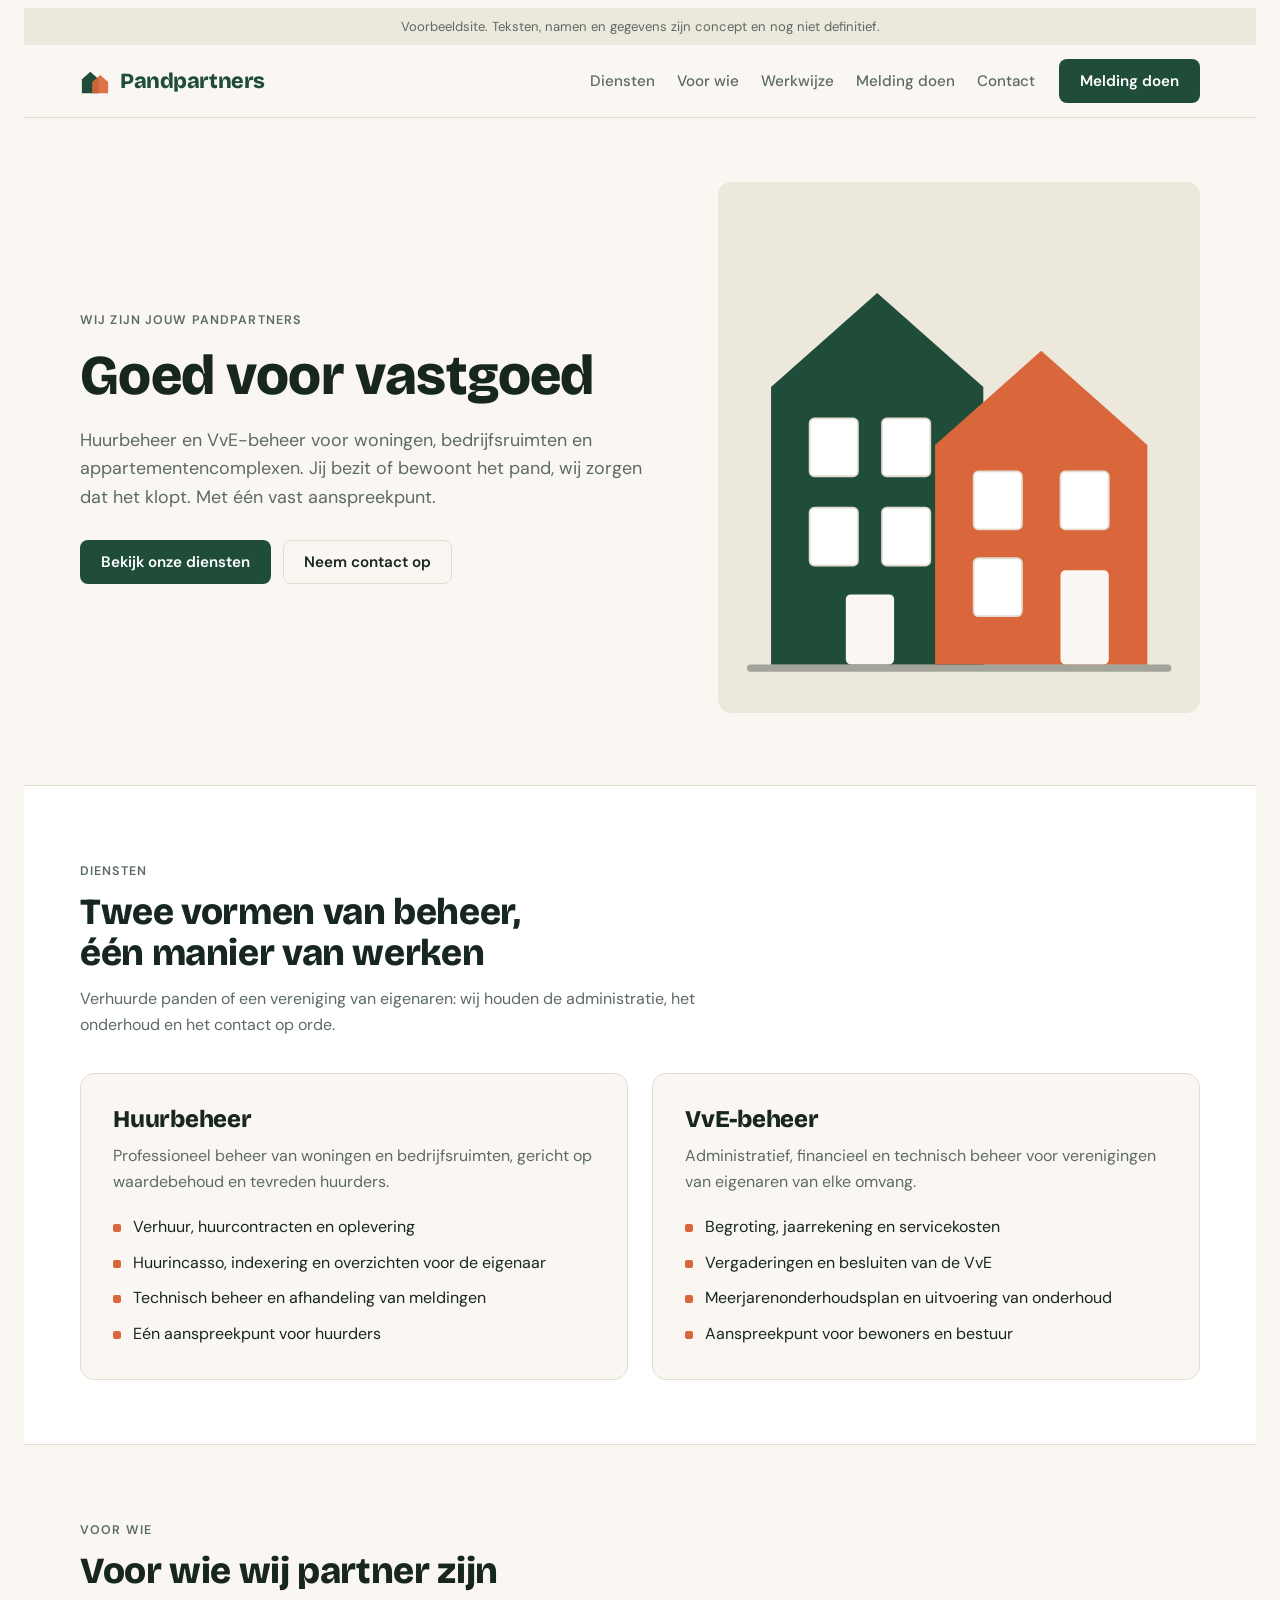
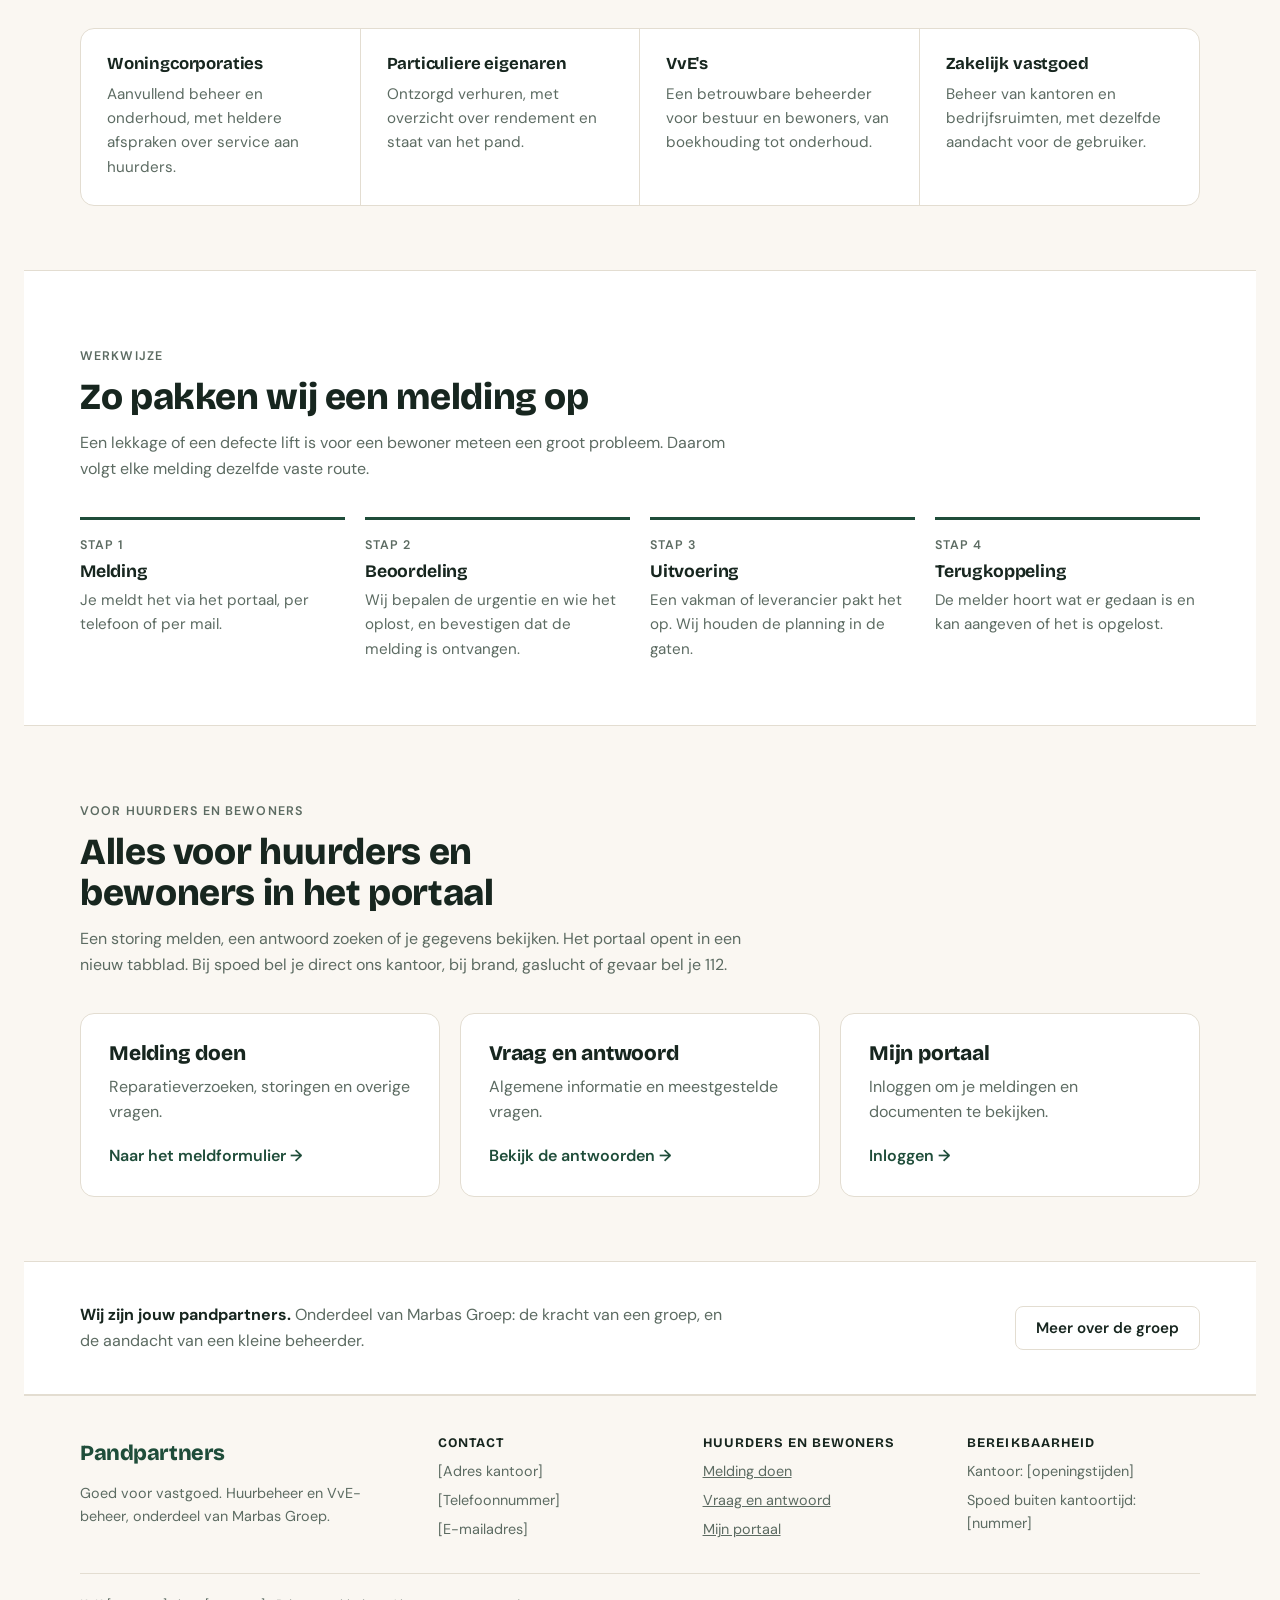
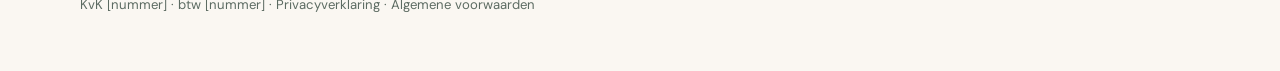
<file: pandpartners/index.html>
<!doctype html>
<html lang="nl">
<head>
<meta charset="utf-8">
<meta name="viewport" content="width=device-width, initial-scale=1, viewport-fit=cover">
<meta name="color-scheme" content="light dark">
<meta name="robots" content="noindex, nofollow">
<title>Pandpartners, goed voor vastgoed (voorbeeldsite)</title>
<link rel="stylesheet" href="https://fonts.googleapis.com/css2?family=DM+Sans:wght@400;500;600&family=Bricolage+Grotesque:wght@600;700;800&display=swap">
<style>
/* Opzet: warme beheersite. Twee daken die in elkaar grijpen als beeldmerk: partners in het pand. */
:root{
  --bg:#FAF7F2; --surface:#FFFFFF; --fg:#17261F; --muted:#5C6B62; --line:#E3DDD1;
  --brand:#1F4D3A; --brand-ink:#FFFFFF; --soft:#EDE8DC; --accent:#D9673B; --accent-ink:#2B0F04;
  --ok:#1F7A5A;
  --font-display:'Bricolage Grotesque',system-ui,-apple-system,'Segoe UI',sans-serif;
  --font-body:'DM Sans',system-ui,-apple-system,'Segoe UI',sans-serif;
}
@media (prefers-color-scheme: dark){
  :root:not([data-theme="light"]){
    --bg:#0F1712; --surface:#17231C; --fg:#ECF0EA; --muted:#A3B3A8; --line:#2A3A30;
    --brand:#8FC9AC; --brand-ink:#0A1710; --soft:#1D2E24; --accent:#EE8A5F; --accent-ink:#2B0F04; --ok:#5CC49C;
    color-scheme:dark;
  }
}
:root[data-theme="dark"]{
  --bg:#0F1712; --surface:#17231C; --fg:#ECF0EA; --muted:#A3B3A8; --line:#2A3A30;
  --brand:#8FC9AC; --brand-ink:#0A1710; --soft:#1D2E24; --accent:#EE8A5F; --accent-ink:#2B0F04; --ok:#5CC49C;
  color-scheme:dark;
}
*{box-sizing:border-box}
html{scroll-behavior:smooth}
body{
  background:var(--bg); color:var(--fg); font-family:var(--font-body); font-size:16px; line-height:1.6;
  padding-left:max(16px, env(safe-area-inset-left, 0px)); padding-right:max(16px, env(safe-area-inset-right, 0px));
}
h1,h2,h3{font-family:var(--font-display); line-height:1.12; margin:0; text-wrap:balance; letter-spacing:-0.01em}
p{margin:0}
a{color:inherit}
.wrap{max-width:1120px; margin:0 auto}
.eyebrow{font-size:.78rem; font-weight:600; letter-spacing:.09em; text-transform:uppercase; color:var(--muted)}
:focus-visible{outline:3px solid var(--accent); outline-offset:3px; border-radius:4px}

.demo{background:var(--soft); color:var(--muted); font-size:.82rem; text-align:center; padding:8px 0}

header.top{position:sticky; top:env(safe-area-inset-top, 0px); z-index:5; background:var(--bg); border-bottom:1px solid var(--line)}
body::before{content:""; position:fixed; inset:0 0 auto; height:env(safe-area-inset-top, 0px); z-index:10; background:var(--bg)}
.nav{display:flex; align-items:center; gap:24px; padding-block:14px; flex-wrap:wrap}
.logo{display:flex; align-items:center; gap:10px; text-decoration:none; font-family:var(--font-display); font-weight:800; font-size:1.35rem; letter-spacing:-0.02em; color:var(--brand)}
.logo svg{width:30px; height:30px; flex:none}
.nav ul{display:flex; gap:22px; list-style:none; margin:0 0 0 auto; padding:0; flex-wrap:wrap}
.nav ul a{text-decoration:none; font-size:.95rem; font-weight:500; color:var(--muted)}
.nav ul a:hover{color:var(--fg)}
.btn{display:inline-block; font:600 .95rem var(--font-body); padding:11px 20px; border-radius:8px; text-decoration:none; border:1px solid transparent; cursor:pointer}
.btn-primary{background:var(--brand); color:var(--brand-ink)}
.btn-primary:hover{filter:brightness(1.08)}
.btn-ghost{border-color:var(--line); color:var(--fg); background:transparent}
.btn-ghost:hover{border-color:var(--brand)}

.hero{display:grid; grid-template-columns:minmax(0,1.1fr) minmax(0,.9fr); gap:48px; align-items:center; padding-block:64px 72px}
.hero h1{font-size:clamp(2.1rem,5vw,3.5rem); font-weight:800; margin:14px 0 18px}
.hero .lead{font-size:1.12rem; color:var(--muted); max-width:52ch}
.cta{display:flex; gap:12px; flex-wrap:wrap; margin-top:28px}
.facade{width:100%; height:auto; display:block; border-radius:14px; background:var(--soft)}
.facade .w{fill:var(--surface); stroke:var(--line); stroke-width:1.5}
.facade .lit{fill:var(--accent)}
.facade .wall{fill:var(--brand)}
.facade .door{fill:var(--bg)}

section{padding-block:64px}
.band{background:var(--surface); border-block:1px solid var(--line)}
.section-head{max-width:62ch; margin-bottom:36px}
.section-head h2{font-size:clamp(1.6rem,3.4vw,2.3rem); font-weight:800; margin-top:10px}
.section-head p{margin-top:12px; color:var(--muted)}

.services{display:grid; grid-template-columns:repeat(2,minmax(0,1fr)); gap:24px}
.svc{background:var(--surface); border:1px solid var(--line); border-radius:14px; padding:32px}
.band .svc{background:var(--bg)}
.svc h3{font-size:1.5rem; font-weight:800; margin-bottom:10px}
.svc > p{color:var(--muted)}
.svc ul{list-style:none; padding:0; margin:20px 0 0; display:grid; gap:10px}
.svc li{display:flex; gap:12px; align-items:flex-start}
.svc li::before{content:""; flex:none; width:8px; height:8px; margin-top:.62em; border-radius:2px; background:var(--accent)}

.who{display:grid; grid-template-columns:repeat(4,minmax(0,1fr)); gap:0; border:1px solid var(--line); border-radius:14px; overflow:hidden; background:var(--surface)}
.who div{padding:26px; border-right:1px solid var(--line)}
.who div:last-child{border-right:0}
.who h3{font-size:1.05rem; font-weight:700; margin-bottom:8px}
.who p{color:var(--muted); font-size:.95rem}

.steps{display:grid; grid-template-columns:repeat(4,minmax(0,1fr)); gap:20px; list-style:none; margin:0; padding:0; counter-reset:s}
.steps li{counter-increment:s; border-top:3px solid var(--brand); padding-top:16px}
.steps li::before{content:"Stap " counter(s); display:block; font-size:.78rem; font-weight:600; letter-spacing:.08em; text-transform:uppercase; color:var(--muted); margin-bottom:6px}
.steps h3{font-size:1.1rem; font-weight:700; margin-bottom:6px}
.steps p{color:var(--muted); font-size:.95rem}

.report{display:grid; grid-template-columns:minmax(0,.9fr) minmax(0,1.1fr); gap:48px; align-items:start}
form{background:var(--surface); border:1px solid var(--line); border-radius:14px; padding:28px; display:grid; gap:16px}
.band form{background:var(--bg)}
label{display:grid; gap:6px; font-size:.88rem; font-weight:600}
input,select,textarea{font:400 1rem var(--font-body); color:var(--fg); background:var(--surface); border:1px solid var(--line); border-radius:8px; padding:11px 12px; width:100%}
.band input,.band select,.band textarea{background:var(--surface)}
textarea{min-height:110px; resize:vertical}
.row{display:grid; grid-template-columns:1fr 1fr; gap:16px}
.note{font-size:.85rem; color:var(--muted)}
#sent{display:none; background:var(--soft); border-radius:8px; padding:12px 14px; color:var(--ok); font-weight:600; font-size:.92rem}
#sent.show{display:block}

.portal{display:grid; grid-template-columns:repeat(3,minmax(0,1fr)); gap:20px}
.pcard{display:flex; flex-direction:column; gap:8px; background:var(--surface); border:1px solid var(--line); border-radius:14px; padding:28px; text-decoration:none}
.pcard:hover{border-color:var(--brand)}
.pcard h3{font-size:1.3rem; font-weight:800}
.pcard p{color:var(--muted); flex:1}
.pcard .go{margin-top:10px; font-weight:600; color:var(--brand)}
.pcard .go::after{content:" \2192"}
.family{display:flex; gap:20px; align-items:center; flex-wrap:wrap; justify-content:space-between}
.family p{max-width:60ch; color:var(--muted)}
.family strong{color:var(--fg)}

footer{border-top:1px solid var(--line); padding-block:40px 48px; color:var(--muted); font-size:.9rem}
.cols{display:grid; grid-template-columns:1.4fr 1fr 1fr 1fr; gap:32px}
footer h3{font-size:.82rem; letter-spacing:.08em; text-transform:uppercase; margin-bottom:10px; color:var(--fg)}
footer ul{list-style:none; margin:0; padding:0; display:grid; gap:6px}
footer .legal{margin-top:32px; padding-top:20px; border-top:1px solid var(--line); font-size:.82rem}

@media (max-width:860px){
  .hero,.report{grid-template-columns:minmax(0,1fr); gap:32px}
  .hero{padding-block:40px 48px}
  .services,.portal{grid-template-columns:minmax(0,1fr)}
  .who{grid-template-columns:repeat(2,minmax(0,1fr))}
  .who div:nth-child(2){border-right:0}
  .who div:nth-child(-n+2){border-bottom:1px solid var(--line)}
  .steps{grid-template-columns:repeat(2,minmax(0,1fr))}
  .cols{grid-template-columns:minmax(0,1fr)}
  .nav ul{margin-left:0; width:100%; order:3; gap:16px}
  .nav>.btn{margin-left:auto; padding:8px 14px}
  section{padding-block:48px}
}
@media (max-width:520px){
  .who{grid-template-columns:minmax(0,1fr)}
  .who div{border-right:0; border-bottom:1px solid var(--line)}
  .who div:last-child{border-bottom:0}
  .steps{grid-template-columns:minmax(0,1fr)}
  .row{grid-template-columns:minmax(0,1fr)}
  .svc{padding:24px}
}
@media (prefers-reduced-motion: reduce){html{scroll-behavior:auto}}
</style>

</head>
<body>
<div class="demo">Voorbeeldsite. Teksten, namen en gegevens zijn concept en nog niet definitief.</div>

<header class="top">
  <div class="wrap nav">
    <a class="logo" href="#top" aria-label="Pandpartners, naar boven">
      <svg viewBox="0 0 32 32" aria-hidden="true">
        <path d="M2 29V14L11 6l9 8v15z" fill="currentColor"/>
        <path d="M13 29V17l8.5-7.5L30 17v12z" fill="var(--accent)" opacity=".92"/>
      </svg>
      Pandpartners
    </a>
    <ul>
      <li><a href="#diensten">Diensten</a></li>
      <li><a href="#voorwie">Voor wie</a></li>
      <li><a href="#werkwijze">Werkwijze</a></li>
      <li><a href="#melding">Melding doen</a></li>
      <li><a href="#contact">Contact</a></li>
    </ul>
    <a class="btn btn-primary" href="https://portal.marbas.nl/incident" target="_blank" rel="noopener">Melding doen</a>
  </div>
</header>

<main id="top">
  <div class="wrap hero">
    <div>
      <p class="eyebrow">Wij zijn jouw pandpartners</p>
      <h1>Goed voor vastgoed</h1>
      <p class="lead">Huurbeheer en VvE-beheer voor woningen, bedrijfsruimten en appartementencomplexen. Jij bezit of bewoont het pand, wij zorgen dat het klopt. Met één vast aanspreekpunt.</p>
      <div class="cta">
        <a class="btn btn-primary" href="#diensten">Bekijk onze diensten</a>
        <a class="btn btn-ghost" href="#contact">Neem contact op</a>
      </div>
    </div>
    <svg class="facade" viewBox="0 0 400 440" role="img" aria-label="Twee panden naast elkaar met verlichte ramen">
      <rect width="400" height="440" fill="var(--soft)"/>
      <path class="wall" d="M44 400V170L132 92l88 78v230z"/>
      <path class="lit" d="M180 400V218l88-78 88 78v182z"/>
      <g>
        <rect class="w" x="76" y="196" width="40" height="48" rx="4"/><rect class="w" x="136" y="196" width="40" height="48" rx="4"/>
        <rect class="w" x="76" y="270" width="40" height="48" rx="4"/><rect class="w" x="136" y="270" width="40" height="48" rx="4"/>
        <rect class="w" x="212" y="240" width="40" height="48" rx="4"/><rect class="w" x="284" y="240" width="40" height="48" rx="4"/>
        <rect class="w" x="212" y="312" width="40" height="48" rx="4"/>
        <rect class="door" x="284" y="322" width="40" height="78" rx="4"/>
        <rect class="door" x="106" y="342" width="40" height="58" rx="4"/>
      </g>
      <rect x="24" y="400" width="352" height="6" rx="3" fill="var(--fg)" opacity=".35"/>
    </svg>
  </div>

  <section id="diensten" class="band">
    <div class="wrap">
      <div class="section-head">
        <p class="eyebrow">Diensten</p>
        <h2>Twee vormen van beheer, één manier van werken</h2>
        <p>Verhuurde panden of een vereniging van eigenaren: wij houden de administratie, het onderhoud en het contact op orde.</p>
      </div>
      <div class="services">
        <article class="svc">
          <h3>Huurbeheer</h3>
          <p>Professioneel beheer van woningen en bedrijfsruimten, gericht op waardebehoud en tevreden huurders.</p>
          <ul>
            <li>Verhuur, huurcontracten en oplevering</li>
            <li>Huurincasso, indexering en overzichten voor de eigenaar</li>
            <li>Technisch beheer en afhandeling van meldingen</li>
            <li>Eén aanspreekpunt voor huurders</li>
          </ul>
        </article>
        <article class="svc">
          <h3>VvE-beheer</h3>
          <p>Administratief, financieel en technisch beheer voor verenigingen van eigenaren van elke omvang.</p>
          <ul>
            <li>Begroting, jaarrekening en servicekosten</li>
            <li>Vergaderingen en besluiten van de VvE</li>
            <li>Meerjarenonderhoudsplan en uitvoering van onderhoud</li>
            <li>Aanspreekpunt voor bewoners en bestuur</li>
          </ul>
        </article>
      </div>
    </div>
  </section>

  <section id="voorwie">
    <div class="wrap">
      <div class="section-head">
        <p class="eyebrow">Voor wie</p>
        <h2>Voor wie wij partner zijn</h2>
      </div>
      <div class="who">
        <div><h3>Woningcorporaties</h3><p>Aanvullend beheer en onderhoud, met heldere afspraken over service aan huurders.</p></div>
        <div><h3>Particuliere eigenaren</h3><p>Ontzorgd verhuren, met overzicht over rendement en staat van het pand.</p></div>
        <div><h3>VvE's</h3><p>Een betrouwbare beheerder voor bestuur en bewoners, van boekhouding tot onderhoud.</p></div>
        <div><h3>Zakelijk vastgoed</h3><p>Beheer van kantoren en bedrijfsruimten, met dezelfde aandacht voor de gebruiker.</p></div>
      </div>
    </div>
  </section>

  <section id="werkwijze" class="band">
    <div class="wrap">
      <div class="section-head">
        <p class="eyebrow">Werkwijze</p>
        <h2>Zo pakken wij een melding op</h2>
        <p>Een lekkage of een defecte lift is voor een bewoner meteen een groot probleem. Daarom volgt elke melding dezelfde vaste route.</p>
      </div>
      <ol class="steps">
        <li><h3>Melding</h3><p>Je meldt het via het portaal, per telefoon of per mail.</p></li>
        <li><h3>Beoordeling</h3><p>Wij bepalen de urgentie en wie het oplost, en bevestigen dat de melding is ontvangen.</p></li>
        <li><h3>Uitvoering</h3><p>Een vakman of leverancier pakt het op. Wij houden de planning in de gaten.</p></li>
        <li><h3>Terugkoppeling</h3><p>De melder hoort wat er gedaan is en kan aangeven of het is opgelost.</p></li>
      </ol>
    </div>
  </section>

  <section id="melding">
    <div class="wrap">
      <div class="section-head">
        <p class="eyebrow">Voor huurders en bewoners</p>
        <h2>Alles voor huurders en bewoners in het portaal</h2>
        <p>Een storing melden, een antwoord zoeken of je gegevens bekijken. Het portaal opent in een nieuw tabblad. Bij spoed bel je direct ons kantoor, bij brand, gaslucht of gevaar bel je 112.</p>
      </div>
      <div class="portal">
        <a class="pcard" href="https://portal.marbas.nl/incident" target="_blank" rel="noopener">
          <h3>Melding doen</h3>
          <p>Reparatieverzoeken, storingen en overige vragen.</p>
          <span class="go">Naar het meldformulier</span>
        </a>
        <a class="pcard" href="https://portal.marbas.nl/help" target="_blank" rel="noopener">
          <h3>Vraag en antwoord</h3>
          <p>Algemene informatie en meestgestelde vragen.</p>
          <span class="go">Bekijk de antwoorden</span>
        </a>
        <a class="pcard" href="https://portal.marbas.nl/myportal" target="_blank" rel="noopener">
          <h3>Mijn portaal</h3>
          <p>Inloggen om je meldingen en documenten te bekijken.</p>
          <span class="go">Inloggen</span>
        </a>
      </div>
    </div>
  </section>

  <section class="band" style="padding-block:40px">
    <div class="wrap family">
      <p><strong>Wij zijn jouw pandpartners.</strong> Onderdeel van Marbas Groep: de kracht van een groep, en de aandacht van een kleine beheerder.</p>
      <a class="btn btn-ghost" href="#contact">Meer over de groep</a>
    </div>
  </section>
</main>

<footer id="contact">
  <div class="wrap">
    <div class="cols">
      <div>
        <a class="logo" href="#top" style="margin-bottom:12px">Pandpartners</a>
        <p>Goed voor vastgoed. Huurbeheer en VvE-beheer, onderdeel van Marbas Groep.</p>
      </div>
      <div>
        <h3>Contact</h3>
        <ul>
          <li>[Adres kantoor]</li>
          <li>[Telefoonnummer]</li>
          <li>[E-mailadres]</li>
        </ul>
      </div>
      <div>
        <h3>Huurders en bewoners</h3>
        <ul>
          <li><a href="https://portal.marbas.nl/incident" target="_blank" rel="noopener">Melding doen</a></li>
          <li><a href="https://portal.marbas.nl/help" target="_blank" rel="noopener">Vraag en antwoord</a></li>
          <li><a href="https://portal.marbas.nl/myportal" target="_blank" rel="noopener">Mijn portaal</a></li>
        </ul>
      </div>
      <div>
        <h3>Bereikbaarheid</h3>
        <ul>
          <li>Kantoor: [openingstijden]</li>
          <li>Spoed buiten kantoortijd: [nummer]</li>
        </ul>
      </div>
    </div>
    <p class="legal">KvK [nummer] · btw [nummer] · Privacyverklaring · Algemene voorwaarden</p>
  </div>
</footer>


</body>
</html>
</file>
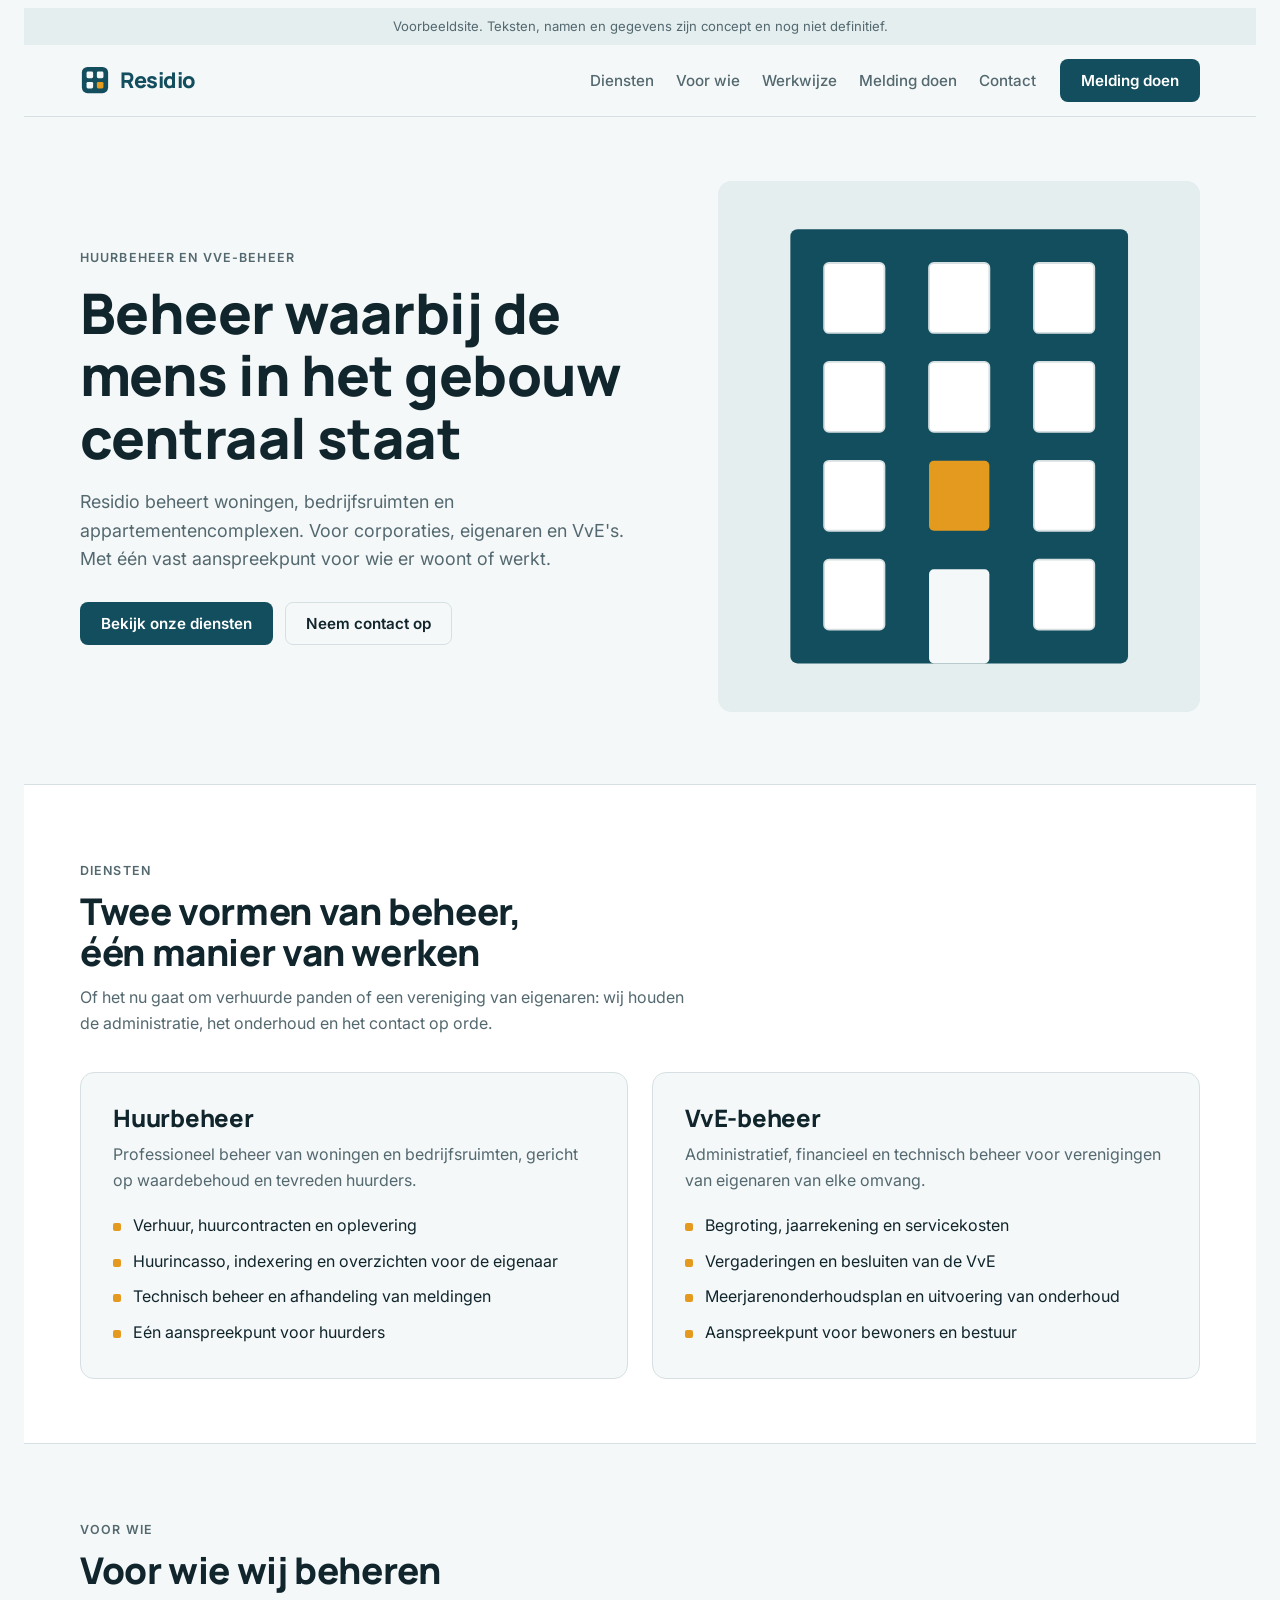
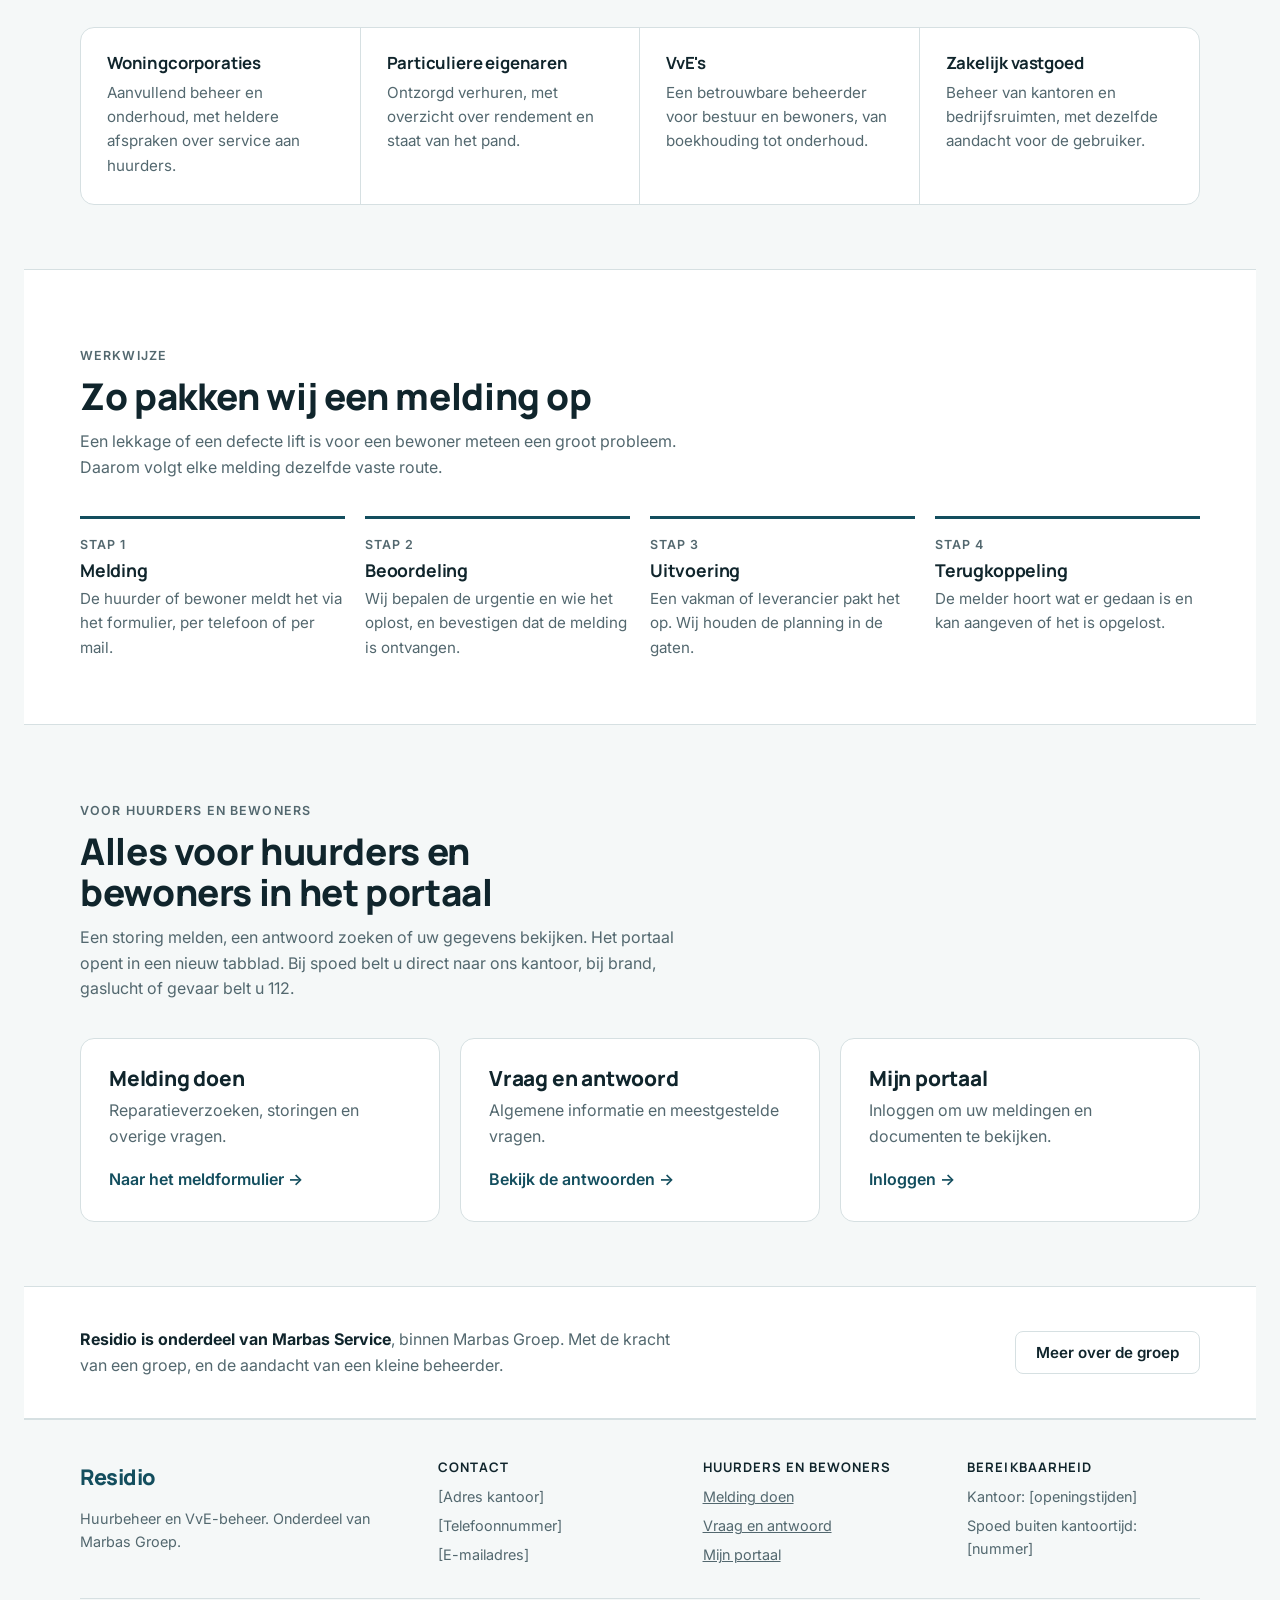
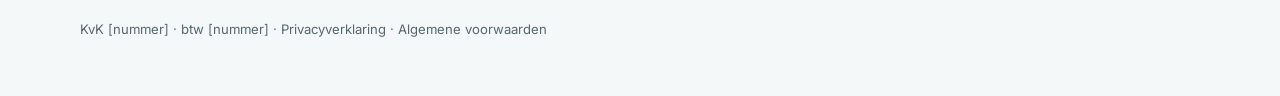
<file: residio/index.html>
<!doctype html>
<html lang="nl">
<head>
<meta charset="utf-8">
<meta name="viewport" content="width=device-width, initial-scale=1, viewport-fit=cover">
<meta name="color-scheme" content="light dark">
<meta name="robots" content="noindex, nofollow">
<title>Residio voorbeeldsite</title>
<link rel="stylesheet" href="https://fonts.googleapis.com/css2?family=Inter:wght@400;500;600&family=Manrope:wght@600;700;800&display=swap">
<style>
/* Opzet: rustige zakelijke beheersite. Gevel met één verlicht raam als beeldmerk: de mens in het gebouw. */
:root{
  --bg:#F5F8F8; --surface:#FFFFFF; --fg:#10252C; --muted:#53686F; --line:#D6E0E2;
  --brand:#134E5E; --brand-ink:#FFFFFF; --soft:#E4EEEF; --accent:#E39A1F; --accent-ink:#2A1B00;
  --ok:#1F7A5A;
  --font-display:'Manrope',system-ui,-apple-system,'Segoe UI',sans-serif;
  --font-body:'Inter',system-ui,-apple-system,'Segoe UI',sans-serif;
}
@media (prefers-color-scheme: dark){
  :root:not([data-theme="light"]){
    --bg:#0B181D; --surface:#12252B; --fg:#E7EFF1; --muted:#9BB0B6; --line:#24383F;
    --brand:#7CC3D3; --brand-ink:#08161A; --soft:#163039; --accent:#F0B24A; --accent-ink:#2A1B00; --ok:#5CC49C;
    color-scheme:dark;
  }
}
:root[data-theme="dark"]{
  --bg:#0B181D; --surface:#12252B; --fg:#E7EFF1; --muted:#9BB0B6; --line:#24383F;
  --brand:#7CC3D3; --brand-ink:#08161A; --soft:#163039; --accent:#F0B24A; --accent-ink:#2A1B00; --ok:#5CC49C;
  color-scheme:dark;
}
*{box-sizing:border-box}
html{scroll-behavior:smooth}
body{
  background:var(--bg); color:var(--fg); font-family:var(--font-body); font-size:16px; line-height:1.6;
  padding-left:max(16px, env(safe-area-inset-left, 0px)); padding-right:max(16px, env(safe-area-inset-right, 0px));
}
h1,h2,h3{font-family:var(--font-display); line-height:1.12; margin:0; text-wrap:balance; letter-spacing:-0.01em}
p{margin:0}
a{color:inherit}
.wrap{max-width:1120px; margin:0 auto}
.eyebrow{font-size:.78rem; font-weight:600; letter-spacing:.09em; text-transform:uppercase; color:var(--muted)}
:focus-visible{outline:3px solid var(--accent); outline-offset:3px; border-radius:4px}

.demo{background:var(--soft); color:var(--muted); font-size:.82rem; text-align:center; padding:8px 0}

header.top{position:sticky; top:env(safe-area-inset-top, 0px); z-index:5; background:var(--bg); border-bottom:1px solid var(--line)}
body::before{content:""; position:fixed; inset:0 0 auto; height:env(safe-area-inset-top, 0px); z-index:10; background:var(--bg)}
.nav{display:flex; align-items:center; gap:24px; padding-block:14px; flex-wrap:wrap}
.logo{display:flex; align-items:center; gap:10px; text-decoration:none; font-family:var(--font-display); font-weight:800; font-size:1.35rem; letter-spacing:-0.02em; color:var(--brand)}
.logo svg{width:30px; height:30px; flex:none}
.nav ul{display:flex; gap:22px; list-style:none; margin:0 0 0 auto; padding:0; flex-wrap:wrap}
.nav ul a{text-decoration:none; font-size:.95rem; font-weight:500; color:var(--muted)}
.nav ul a:hover{color:var(--fg)}
.btn{display:inline-block; font:600 .95rem var(--font-body); padding:11px 20px; border-radius:8px; text-decoration:none; border:1px solid transparent; cursor:pointer}
.btn-primary{background:var(--brand); color:var(--brand-ink)}
.btn-primary:hover{filter:brightness(1.08)}
.btn-ghost{border-color:var(--line); color:var(--fg); background:transparent}
.btn-ghost:hover{border-color:var(--brand)}

.hero{display:grid; grid-template-columns:minmax(0,1.1fr) minmax(0,.9fr); gap:48px; align-items:center; padding-block:64px 72px}
.hero h1{font-size:clamp(2.1rem,5vw,3.5rem); font-weight:800; margin:14px 0 18px}
.hero .lead{font-size:1.12rem; color:var(--muted); max-width:52ch}
.cta{display:flex; gap:12px; flex-wrap:wrap; margin-top:28px}
.facade{width:100%; height:auto; display:block; border-radius:14px; background:var(--soft)}
.facade .w{fill:var(--surface); stroke:var(--line); stroke-width:1.5}
.facade .lit{fill:var(--accent)}
.facade .wall{fill:var(--brand)}
.facade .door{fill:var(--bg)}

section{padding-block:64px}
.band{background:var(--surface); border-block:1px solid var(--line)}
.section-head{max-width:62ch; margin-bottom:36px}
.section-head h2{font-size:clamp(1.6rem,3.4vw,2.3rem); font-weight:800; margin-top:10px}
.section-head p{margin-top:12px; color:var(--muted)}

.services{display:grid; grid-template-columns:repeat(2,minmax(0,1fr)); gap:24px}
.svc{background:var(--surface); border:1px solid var(--line); border-radius:14px; padding:32px}
.band .svc{background:var(--bg)}
.svc h3{font-size:1.5rem; font-weight:800; margin-bottom:10px}
.svc > p{color:var(--muted)}
.svc ul{list-style:none; padding:0; margin:20px 0 0; display:grid; gap:10px}
.svc li{display:flex; gap:12px; align-items:flex-start}
.svc li::before{content:""; flex:none; width:8px; height:8px; margin-top:.62em; border-radius:2px; background:var(--accent)}

.who{display:grid; grid-template-columns:repeat(4,minmax(0,1fr)); gap:0; border:1px solid var(--line); border-radius:14px; overflow:hidden; background:var(--surface)}
.who div{padding:26px; border-right:1px solid var(--line)}
.who div:last-child{border-right:0}
.who h3{font-size:1.05rem; font-weight:700; margin-bottom:8px}
.who p{color:var(--muted); font-size:.95rem}

.steps{display:grid; grid-template-columns:repeat(4,minmax(0,1fr)); gap:20px; list-style:none; margin:0; padding:0; counter-reset:s}
.steps li{counter-increment:s; border-top:3px solid var(--brand); padding-top:16px}
.steps li::before{content:"Stap " counter(s); display:block; font-size:.78rem; font-weight:600; letter-spacing:.08em; text-transform:uppercase; color:var(--muted); margin-bottom:6px}
.steps h3{font-size:1.1rem; font-weight:700; margin-bottom:6px}
.steps p{color:var(--muted); font-size:.95rem}

.report{display:grid; grid-template-columns:minmax(0,.9fr) minmax(0,1.1fr); gap:48px; align-items:start}
form{background:var(--surface); border:1px solid var(--line); border-radius:14px; padding:28px; display:grid; gap:16px}
.band form{background:var(--bg)}
label{display:grid; gap:6px; font-size:.88rem; font-weight:600}
input,select,textarea{font:400 1rem var(--font-body); color:var(--fg); background:var(--surface); border:1px solid var(--line); border-radius:8px; padding:11px 12px; width:100%}
.band input,.band select,.band textarea{background:var(--surface)}
textarea{min-height:110px; resize:vertical}
.row{display:grid; grid-template-columns:1fr 1fr; gap:16px}
.note{font-size:.85rem; color:var(--muted)}
#sent{display:none; background:var(--soft); border-radius:8px; padding:12px 14px; color:var(--ok); font-weight:600; font-size:.92rem}
#sent.show{display:block}

.portal{display:grid; grid-template-columns:repeat(3,minmax(0,1fr)); gap:20px}
.pcard{display:flex; flex-direction:column; gap:8px; background:var(--surface); border:1px solid var(--line); border-radius:14px; padding:28px; text-decoration:none}
.pcard:hover{border-color:var(--brand)}
.pcard h3{font-size:1.3rem; font-weight:800}
.pcard p{color:var(--muted); flex:1}
.pcard .go{margin-top:10px; font-weight:600; color:var(--brand)}
.pcard .go::after{content:" \2192"}
.family{display:flex; gap:20px; align-items:center; flex-wrap:wrap; justify-content:space-between}
.family p{max-width:60ch; color:var(--muted)}
.family strong{color:var(--fg)}

footer{border-top:1px solid var(--line); padding-block:40px 48px; color:var(--muted); font-size:.9rem}
.cols{display:grid; grid-template-columns:1.4fr 1fr 1fr 1fr; gap:32px}
footer h3{font-size:.82rem; letter-spacing:.08em; text-transform:uppercase; margin-bottom:10px; color:var(--fg)}
footer ul{list-style:none; margin:0; padding:0; display:grid; gap:6px}
footer .legal{margin-top:32px; padding-top:20px; border-top:1px solid var(--line); font-size:.82rem}

@media (max-width:860px){
  .hero,.report{grid-template-columns:minmax(0,1fr); gap:32px}
  .hero{padding-block:40px 48px}
  .services,.portal{grid-template-columns:minmax(0,1fr)}
  .who{grid-template-columns:repeat(2,minmax(0,1fr))}
  .who div:nth-child(2){border-right:0}
  .who div:nth-child(-n+2){border-bottom:1px solid var(--line)}
  .steps{grid-template-columns:repeat(2,minmax(0,1fr))}
  .cols{grid-template-columns:minmax(0,1fr)}
  .nav ul{margin-left:0; width:100%; order:3; gap:16px}
  section{padding-block:48px}
}
@media (max-width:520px){
  .who{grid-template-columns:minmax(0,1fr)}
  .who div{border-right:0; border-bottom:1px solid var(--line)}
  .who div:last-child{border-bottom:0}
  .steps{grid-template-columns:minmax(0,1fr)}
  .row{grid-template-columns:minmax(0,1fr)}
  .svc{padding:24px}
}
@media (prefers-reduced-motion: reduce){html{scroll-behavior:auto}}
</style>

</head>
<body>
<div class="demo">Voorbeeldsite. Teksten, namen en gegevens zijn concept en nog niet definitief.</div>

<header class="top">
  <div class="wrap nav">
    <a class="logo" href="#top" aria-label="Residio, naar boven">
      <svg viewBox="0 0 32 32" aria-hidden="true">
        <rect x="2" y="2" width="28" height="28" rx="6" fill="currentColor"/>
        <rect x="7" y="7" width="7" height="7" rx="1.5" fill="var(--bg)"/>
        <rect x="18" y="7" width="7" height="7" rx="1.5" fill="var(--bg)"/>
        <rect x="7" y="18" width="7" height="7" rx="1.5" fill="var(--bg)"/>
        <rect x="18" y="18" width="7" height="7" rx="1.5" fill="var(--accent)"/>
      </svg>
      Residio
    </a>
    <ul>
      <li><a href="#diensten">Diensten</a></li>
      <li><a href="#voorwie">Voor wie</a></li>
      <li><a href="#werkwijze">Werkwijze</a></li>
      <li><a href="#melding">Melding doen</a></li>
      <li><a href="#contact">Contact</a></li>
    </ul>
    <a class="btn btn-primary" href="https://portal.marbas.nl/incident" target="_blank" rel="noopener">Melding doen</a>
  </div>
</header>

<main id="top">
  <div class="wrap hero">
    <div>
      <p class="eyebrow">Huurbeheer en VvE-beheer</p>
      <h1>Beheer waarbij de mens in het gebouw centraal staat</h1>
      <p class="lead">Residio beheert woningen, bedrijfsruimten en appartementencomplexen. Voor corporaties, eigenaren en VvE's. Met één vast aanspreekpunt voor wie er woont of werkt.</p>
      <div class="cta">
        <a class="btn btn-primary" href="#diensten">Bekijk onze diensten</a>
        <a class="btn btn-ghost" href="#contact">Neem contact op</a>
      </div>
    </div>
    <svg class="facade" viewBox="0 0 400 440" role="img" aria-label="Gevel van een appartementengebouw met één verlicht raam">
      <rect width="400" height="440" fill="var(--soft)"/>
      <rect class="wall" x="60" y="40" width="280" height="360" rx="6"/>
      <g>
        <rect class="w" x="88"  y="68"  width="50" height="58" rx="4"/>
        <rect class="w" x="175" y="68"  width="50" height="58" rx="4"/>
        <rect class="w" x="262" y="68"  width="50" height="58" rx="4"/>
        <rect class="w" x="88"  y="150" width="50" height="58" rx="4"/>
        <rect class="w" x="175" y="150" width="50" height="58" rx="4"/>
        <rect class="w" x="262" y="150" width="50" height="58" rx="4"/>
        <rect class="w" x="88"  y="232" width="50" height="58" rx="4"/>
        <rect class="lit" x="175" y="232" width="50" height="58" rx="4"/>
        <rect class="w" x="262" y="232" width="50" height="58" rx="4"/>
        <rect class="w" x="88"  y="314" width="50" height="58" rx="4"/>
        <rect class="w" x="262" y="314" width="50" height="58" rx="4"/>
        <rect class="door" x="175" y="322" width="50" height="78" rx="4"/>
      </g>
    </svg>
  </div>

  <section id="diensten" class="band">
    <div class="wrap">
      <div class="section-head">
        <p class="eyebrow">Diensten</p>
        <h2>Twee vormen van beheer, één manier van werken</h2>
        <p>Of het nu gaat om verhuurde panden of een vereniging van eigenaren: wij houden de administratie, het onderhoud en het contact op orde.</p>
      </div>
      <div class="services">
        <article class="svc">
          <h3>Huurbeheer</h3>
          <p>Professioneel beheer van woningen en bedrijfsruimten, gericht op waardebehoud en tevreden huurders.</p>
          <ul>
            <li>Verhuur, huurcontracten en oplevering</li>
            <li>Huurincasso, indexering en overzichten voor de eigenaar</li>
            <li>Technisch beheer en afhandeling van meldingen</li>
            <li>Eén aanspreekpunt voor huurders</li>
          </ul>
        </article>
        <article class="svc">
          <h3>VvE-beheer</h3>
          <p>Administratief, financieel en technisch beheer voor verenigingen van eigenaren van elke omvang.</p>
          <ul>
            <li>Begroting, jaarrekening en servicekosten</li>
            <li>Vergaderingen en besluiten van de VvE</li>
            <li>Meerjarenonderhoudsplan en uitvoering van onderhoud</li>
            <li>Aanspreekpunt voor bewoners en bestuur</li>
          </ul>
        </article>
      </div>
    </div>
  </section>

  <section id="voorwie">
    <div class="wrap">
      <div class="section-head">
        <p class="eyebrow">Voor wie</p>
        <h2>Voor wie wij beheren</h2>
      </div>
      <div class="who">
        <div><h3>Woningcorporaties</h3><p>Aanvullend beheer en onderhoud, met heldere afspraken over service aan huurders.</p></div>
        <div><h3>Particuliere eigenaren</h3><p>Ontzorgd verhuren, met overzicht over rendement en staat van het pand.</p></div>
        <div><h3>VvE's</h3><p>Een betrouwbare beheerder voor bestuur en bewoners, van boekhouding tot onderhoud.</p></div>
        <div><h3>Zakelijk vastgoed</h3><p>Beheer van kantoren en bedrijfsruimten, met dezelfde aandacht voor de gebruiker.</p></div>
      </div>
    </div>
  </section>

  <section id="werkwijze" class="band">
    <div class="wrap">
      <div class="section-head">
        <p class="eyebrow">Werkwijze</p>
        <h2>Zo pakken wij een melding op</h2>
        <p>Een lekkage of een defecte lift is voor een bewoner meteen een groot probleem. Daarom volgt elke melding dezelfde vaste route.</p>
      </div>
      <ol class="steps">
        <li><h3>Melding</h3><p>De huurder of bewoner meldt het via het formulier, per telefoon of per mail.</p></li>
        <li><h3>Beoordeling</h3><p>Wij bepalen de urgentie en wie het oplost, en bevestigen dat de melding is ontvangen.</p></li>
        <li><h3>Uitvoering</h3><p>Een vakman of leverancier pakt het op. Wij houden de planning in de gaten.</p></li>
        <li><h3>Terugkoppeling</h3><p>De melder hoort wat er gedaan is en kan aangeven of het is opgelost.</p></li>
      </ol>
    </div>
  </section>

  <section id="melding">
    <div class="wrap">
      <div class="section-head">
        <p class="eyebrow">Voor huurders en bewoners</p>
        <h2>Alles voor huurders en bewoners in het portaal</h2>
        <p>Een storing melden, een antwoord zoeken of uw gegevens bekijken. Het portaal opent in een nieuw tabblad. Bij spoed belt u direct naar ons kantoor, bij brand, gaslucht of gevaar belt u 112.</p>
      </div>
      <div class="portal">
        <a class="pcard" href="https://portal.marbas.nl/incident" target="_blank" rel="noopener">
          <h3>Melding doen</h3>
          <p>Reparatieverzoeken, storingen en overige vragen.</p>
          <span class="go">Naar het meldformulier</span>
        </a>
        <a class="pcard" href="https://portal.marbas.nl/help" target="_blank" rel="noopener">
          <h3>Vraag en antwoord</h3>
          <p>Algemene informatie en meestgestelde vragen.</p>
          <span class="go">Bekijk de antwoorden</span>
        </a>
        <a class="pcard" href="https://portal.marbas.nl/myportal" target="_blank" rel="noopener">
          <h3>Mijn portaal</h3>
          <p>Inloggen om uw meldingen en documenten te bekijken.</p>
          <span class="go">Inloggen</span>
        </a>
      </div>
    </div>
  </section>

  <section class="band" style="padding-block:40px">
    <div class="wrap family">
      <p><strong>Residio is onderdeel van Marbas Service</strong>, binnen Marbas Groep. Met de kracht van een groep, en de aandacht van een kleine beheerder.</p>
      <a class="btn btn-ghost" href="#contact">Meer over de groep</a>
    </div>
  </section>
</main>

<footer id="contact">
  <div class="wrap">
    <div class="cols">
      <div>
        <a class="logo" href="#top" style="margin-bottom:12px">Residio</a>
        <p>Huurbeheer en VvE-beheer. Onderdeel van Marbas Groep.</p>
      </div>
      <div>
        <h3>Contact</h3>
        <ul>
          <li>[Adres kantoor]</li>
          <li>[Telefoonnummer]</li>
          <li>[E-mailadres]</li>
        </ul>
      </div>
      <div>
        <h3>Huurders en bewoners</h3>
        <ul>
          <li><a href="https://portal.marbas.nl/incident" target="_blank" rel="noopener">Melding doen</a></li>
          <li><a href="https://portal.marbas.nl/help" target="_blank" rel="noopener">Vraag en antwoord</a></li>
          <li><a href="https://portal.marbas.nl/myportal" target="_blank" rel="noopener">Mijn portaal</a></li>
        </ul>
      </div>
      <div>
        <h3>Bereikbaarheid</h3>
        <ul>
          <li>Kantoor: [openingstijden]</li>
          <li>Spoed buiten kantoortijd: [nummer]</li>
        </ul>
      </div>
    </div>
    <p class="legal">KvK [nummer] · btw [nummer] · Privacyverklaring · Algemene voorwaarden</p>
  </div>
</footer>


</body>
</html>
</file>
<file: assets/site.css>
/* martinvankaam.nl: één lettertypefamilie (DM Sans, 400 tot 700), rustige kleuren. */
@font-face {
  font-family: "DM Sans";
  src: url("/assets/fonts/dmsans.woff2") format("woff2");
  font-weight: 400 700;
  font-style: normal;
  font-display: swap;
}

:root {
  --bg: #f5f2ec;
  --bg-alt: #ece7de;
  --surface: #ffffff;
  --ink: #16181d;
  --muted: #565a63;
  --line: #d9d2c5;
  --accent: #8a5d2c;
  --dark: #15181f;
  --on-dark: #f3efe7;
  --on-dark-muted: #b9b4aa;

  /* Subtiele categoriekleuren, alleen voor stipjes en kleine labels. */
  --cat-career: #2f4a6d;
  --cat-education: #66794a;
  --cat-travel: #2f7673;
  --cat-sport: #a8573a;
  --cat-motors: #5b5d63;
  --cat-life: #84587a;

  --radius: 16px;
  --pad: clamp(20px, 5vw, 56px);
  --font: "DM Sans", system-ui, -apple-system, "Segoe UI", Roboto, Helvetica, Arial, sans-serif;
}

* { box-sizing: border-box; }
html { scroll-behavior: smooth; scroll-padding-top: 76px; }
body {
  margin: 0;
  background: var(--bg);
  color: var(--ink);
  font: 400 18px/1.65 var(--font);
  -webkit-font-smoothing: antialiased;
}
img { display: block; max-width: 100%; height: auto; }
a { color: inherit; text-underline-offset: 3px; }
h1, h2, h3, h4, p, ul, ol, dl, dd { margin: 0; }
ul, ol { padding: 0; list-style: none; }

:focus-visible { outline: 3px solid var(--accent); outline-offset: 3px; border-radius: 4px; }
.dark :focus-visible { outline-color: var(--on-dark); }

.skip { position: absolute; left: -9999px; top: 8px; background: var(--ink); color: var(--bg); padding: 10px 16px; border-radius: 8px; z-index: 100; }
.skip:focus { left: 12px; }

.wrap { max-width: 1140px; margin: 0 auto; padding: 0 var(--pad); }

/* Koptekst */
.top { border-bottom: 1px solid var(--line); background: var(--bg); position: sticky; top: 0; z-index: 20; }
.bar { display: flex; align-items: center; gap: 20px; min-height: 64px; }
.brand { font-weight: 700; text-decoration: none; letter-spacing: -.01em; white-space: nowrap; }
.top nav { margin-left: auto; }
.top nav ul { display: flex; gap: 22px; font-size: 16px; }
.top nav a { text-decoration: none; color: var(--muted); }
.top nav a:hover { color: var(--ink); text-decoration: underline; }
.langs { display: flex; gap: 6px; }
.lang { font-size: 14px; font-weight: 600; text-decoration: none; border: 1.5px solid var(--ink); border-radius: 999px; padding: 4px 12px; }
.lang:hover { background: var(--ink); color: var(--bg); }
@media (max-width: 720px) {
  .bar { gap: 12px; }
  .top nav ul { gap: 14px; font-size: 15px; }
  .hide-sm { display: none; }
}
@media (max-width: 420px) {
  .top nav ul { gap: 10px; font-size: 14px; }
  .top nav li:nth-child(1) { display: none; }
}

/* Typografie */
h1 { font-size: clamp(44px, 7.4vw, 88px); line-height: 1.02; letter-spacing: -.03em; font-weight: 700; }
h2 { font-size: clamp(30px, 4.4vw, 52px); line-height: 1.1; letter-spacing: -.025em; font-weight: 700; }
h3, h4 { font-size: 21px; line-height: 1.25; letter-spacing: -.01em; font-weight: 600; }
.kicker { font-size: 16px; font-weight: 600; color: var(--accent); margin-bottom: 18px; }
.lead { font-size: clamp(20px, 2.2vw, 26px); line-height: 1.45; margin-top: 24px; max-width: 30em; }
.lead-sm { font-size: 20px; line-height: 1.5; margin-top: 14px; max-width: 34em; color: var(--muted); }
.sub { margin-top: 14px; color: var(--muted); max-width: 32em; }
.muted { color: var(--muted); font-size: 16px; margin-top: 12px; }
.sub-h { font-size: clamp(22px, 2.6vw, 28px); letter-spacing: -.015em; margin-top: 56px; }

/* Knoppen */
.cta, .actions { display: flex; flex-wrap: wrap; gap: 10px; margin-top: 28px; }
.btn {
  display: inline-flex; align-items: center; justify-content: center;
  min-height: 46px; padding: 10px 22px; border-radius: 999px;
  font: 600 16px/1.2 var(--font); text-decoration: none; cursor: pointer;
  background: transparent; color: var(--ink); border: 1.5px solid var(--ink);
}
.btn:hover { background: var(--ink); color: var(--bg); }
.btn.primary { background: var(--ink); color: var(--bg); }
.btn.primary:hover { background: #2b2f38; }
.dark .btn.light { background: var(--on-dark); color: var(--dark); border-color: var(--on-dark); }
.dark .btn.light:hover { background: #fff; }
.dark .btn.ghost { color: var(--on-dark); border-color: #6a6d74; }
.dark .btn.ghost:hover { background: var(--on-dark); color: var(--dark); border-color: var(--on-dark); }

/* Hero */
.hero { padding: clamp(36px, 7vw, 88px) 0 clamp(48px, 8vw, 104px); }
.hero-grid { display: grid; gap: 36px; align-items: center; }
.hero-photo { border-radius: 22px; overflow: hidden; background: var(--bg-alt); aspect-ratio: 4 / 4.6; }
.hero-photo img { width: 100%; height: 100%; object-fit: cover; object-position: 50% 14%; }
@media (min-width: 900px) {
  .hero-grid { grid-template-columns: 1.2fr 1fr; gap: 72px; }
  .hero-photo { aspect-ratio: 4 / 5; }
}

/* Blokken */
.block { padding: clamp(64px, 9vw, 120px) 0; }
.block.alt { background: var(--bg-alt); }
.two { display: grid; gap: 28px; }
@media (min-width: 900px) { .two { grid-template-columns: 4fr 7fr; gap: 72px; } }
.prose p + p { margin-top: 18px; }
.prose { max-width: 38em; }

.facts { display: grid; gap: 14px; margin-top: 36px; }
@media (min-width: 600px) { .facts { grid-template-columns: repeat(3, 1fr); } }
.facts div { border-top: 2px solid var(--ink); padding-top: 12px; }
.facts dt { order: 2; color: var(--muted); font-size: 15px; }
.facts dd { font-size: clamp(28px, 3.4vw, 40px); font-weight: 700; letter-spacing: -.02em; line-height: 1.1; }
.facts div { display: flex; flex-direction: column-reverse; }

.buildings { display: grid; gap: 28px; margin-top: 28px; }
@media (min-width: 900px) { .buildings { grid-template-columns: repeat(3, 1fr); gap: 24px; } }
.building h4 { margin-top: 14px; }
.b-place { color: var(--accent); font-size: 15px; font-weight: 600; margin-top: 2px; }
.building p:last-child { margin-top: 8px; color: var(--muted); font-size: 16px; }
.b-media { border-radius: var(--radius); overflow: hidden; aspect-ratio: 4 / 3; background: var(--bg-alt); }
.b-media img { width: 100%; height: 100%; object-fit: cover; }

/* Filters */
.filters {
  background: var(--bg-alt);
  padding: 14px 0 12px; margin-top: 28px;
  border-bottom: 1px solid var(--line);
}
@media (min-width: 760px) {
  .filters { position: sticky; top: 64px; z-index: 10; }
}
.filters[hidden] { display: none; }
.chips { display: flex; flex-wrap: wrap; gap: 8px; }
.chip {
  display: inline-flex; align-items: center; gap: 8px;
  min-height: 42px; padding: 8px 16px; border-radius: 999px;
  font: 500 15px/1.2 var(--font); color: var(--ink);
  background: var(--surface); border: 1.5px solid var(--line); cursor: pointer;
}
.chip:hover { border-color: var(--ink); }
.chip[aria-pressed="true"] { background: var(--ink); color: var(--bg); border-color: var(--ink); }
.chip .n { opacity: .65; }
.dot { width: 10px; height: 10px; border-radius: 50%; display: inline-block; background: var(--c, var(--muted)); flex: none; }
.cat-career { --c: var(--cat-career); }
.cat-education { --c: var(--cat-education); }
.cat-travel { --c: var(--cat-travel); }
.cat-sport { --c: var(--cat-sport); }
.cat-motors { --c: var(--cat-motors); }
.cat-life { --c: var(--cat-life); }
.chip[aria-pressed="true"] .dot { box-shadow: 0 0 0 2px var(--bg); }
.count { margin-top: 10px; font-size: 14px; color: var(--muted); min-height: 1.4em; }

/* Tijdlijn */
.timeline { position: relative; margin-top: 28px; padding-left: 30px; }
.timeline::before { content: ""; position: absolute; left: 6px; top: 8px; bottom: 8px; width: 2px; background: var(--line); }
.tl-item { position: relative; margin-bottom: 18px; }
.tl-item[hidden] { display: none; }
.tl-item::before {
  content: ""; position: absolute; left: -30px; top: 26px; width: 14px; height: 14px; border-radius: 50%;
  background: var(--c); box-shadow: 0 0 0 4px var(--bg-alt);
}
.card { background: var(--surface); border: 1px solid var(--line); border-radius: var(--radius); overflow: hidden; }
.card-media { aspect-ratio: 16 / 9; background: var(--bg-alt); }
.card-media img { width: 100%; height: 100%; object-fit: cover; }
.card-body { padding: 20px 22px 22px; }
.meta { display: flex; flex-wrap: wrap; align-items: center; gap: 6px 14px; font-size: 14px; color: var(--muted); margin-bottom: 8px; }
.meta time { font-weight: 700; color: var(--ink); font-size: 15px; }
.tags { display: flex; flex-wrap: wrap; gap: 4px 12px; }
.tags li { display: inline-flex; align-items: center; gap: 6px; }
.planned { font-size: 13px; font-weight: 600; border: 1.5px solid var(--accent); color: var(--accent); border-radius: 999px; padding: 1px 10px; }
.card h3 { margin-bottom: 6px; }
.card p { color: var(--muted); font-size: 17px; }
details { margin-top: 14px; border-top: 1px solid var(--line); padding-top: 12px; }
summary { cursor: pointer; font-weight: 600; font-size: 15px; color: var(--accent); }
details p { margin-top: 10px; }
.gallery { display: grid; grid-template-columns: repeat(3, 1fr); gap: 8px; margin-top: 12px; }
.gallery li { border-radius: 10px; overflow: hidden; aspect-ratio: 4 / 3; background: var(--bg-alt); }
.gallery img { width: 100%; height: 100%; object-fit: cover; }
@media (min-width: 760px) {
  .timeline { max-width: 820px; }
  .card.has-media { display: grid; grid-template-columns: 5fr 7fr; }
  .card.has-media .card-media { aspect-ratio: auto; min-height: 100%; }
}

/* Acquisitie */
.criteria { display: grid; gap: 14px; }
@media (min-width: 600px) { .criteria { grid-template-columns: 1fr 1fr; } }
.criteria div { background: var(--surface); border: 1px solid var(--line); border-radius: var(--radius); padding: 18px 22px; display: flex; flex-direction: column-reverse; }
.criteria dt { color: var(--muted); font-size: 15px; }
.criteria dd { font-size: clamp(24px, 3vw, 34px); font-weight: 700; letter-spacing: -.02em; line-height: 1.15; }
.plain { margin: 12px 0 24px; }
.plain li { padding: 10px 0; border-top: 1px solid var(--line); }
.plain li:last-child { border-bottom: 1px solid var(--line); }

/* Contact */
.dark { background: var(--dark); color: var(--on-dark); }
.dark .lead-sm { color: var(--on-dark-muted); }
.mail { display: inline-block; margin-top: 26px; font-size: clamp(26px, 5.2vw, 56px); font-weight: 700; letter-spacing: -.025em; line-height: 1.1; text-decoration: none; border-bottom: 3px solid var(--accent); word-break: break-word; }
.dark .mail { border-bottom-color: #c99a62; }
.dark .mail:hover { color: #fff; }

footer { background: var(--dark); color: var(--on-dark-muted); border-top: 1px solid #272b34; padding: 26px 0 40px; font-size: 14px; }
.foot { display: flex; flex-wrap: wrap; justify-content: space-between; gap: 8px 24px; }
footer a { text-decoration: none; border-bottom: 1px solid #4a4e57; }

@media (prefers-reduced-motion: reduce) {
  html { scroll-behavior: auto; }
}
@media print {
  .top, .filters, .skip { display: none; }
  .dark { background: none; color: #000; }
}
</file>
